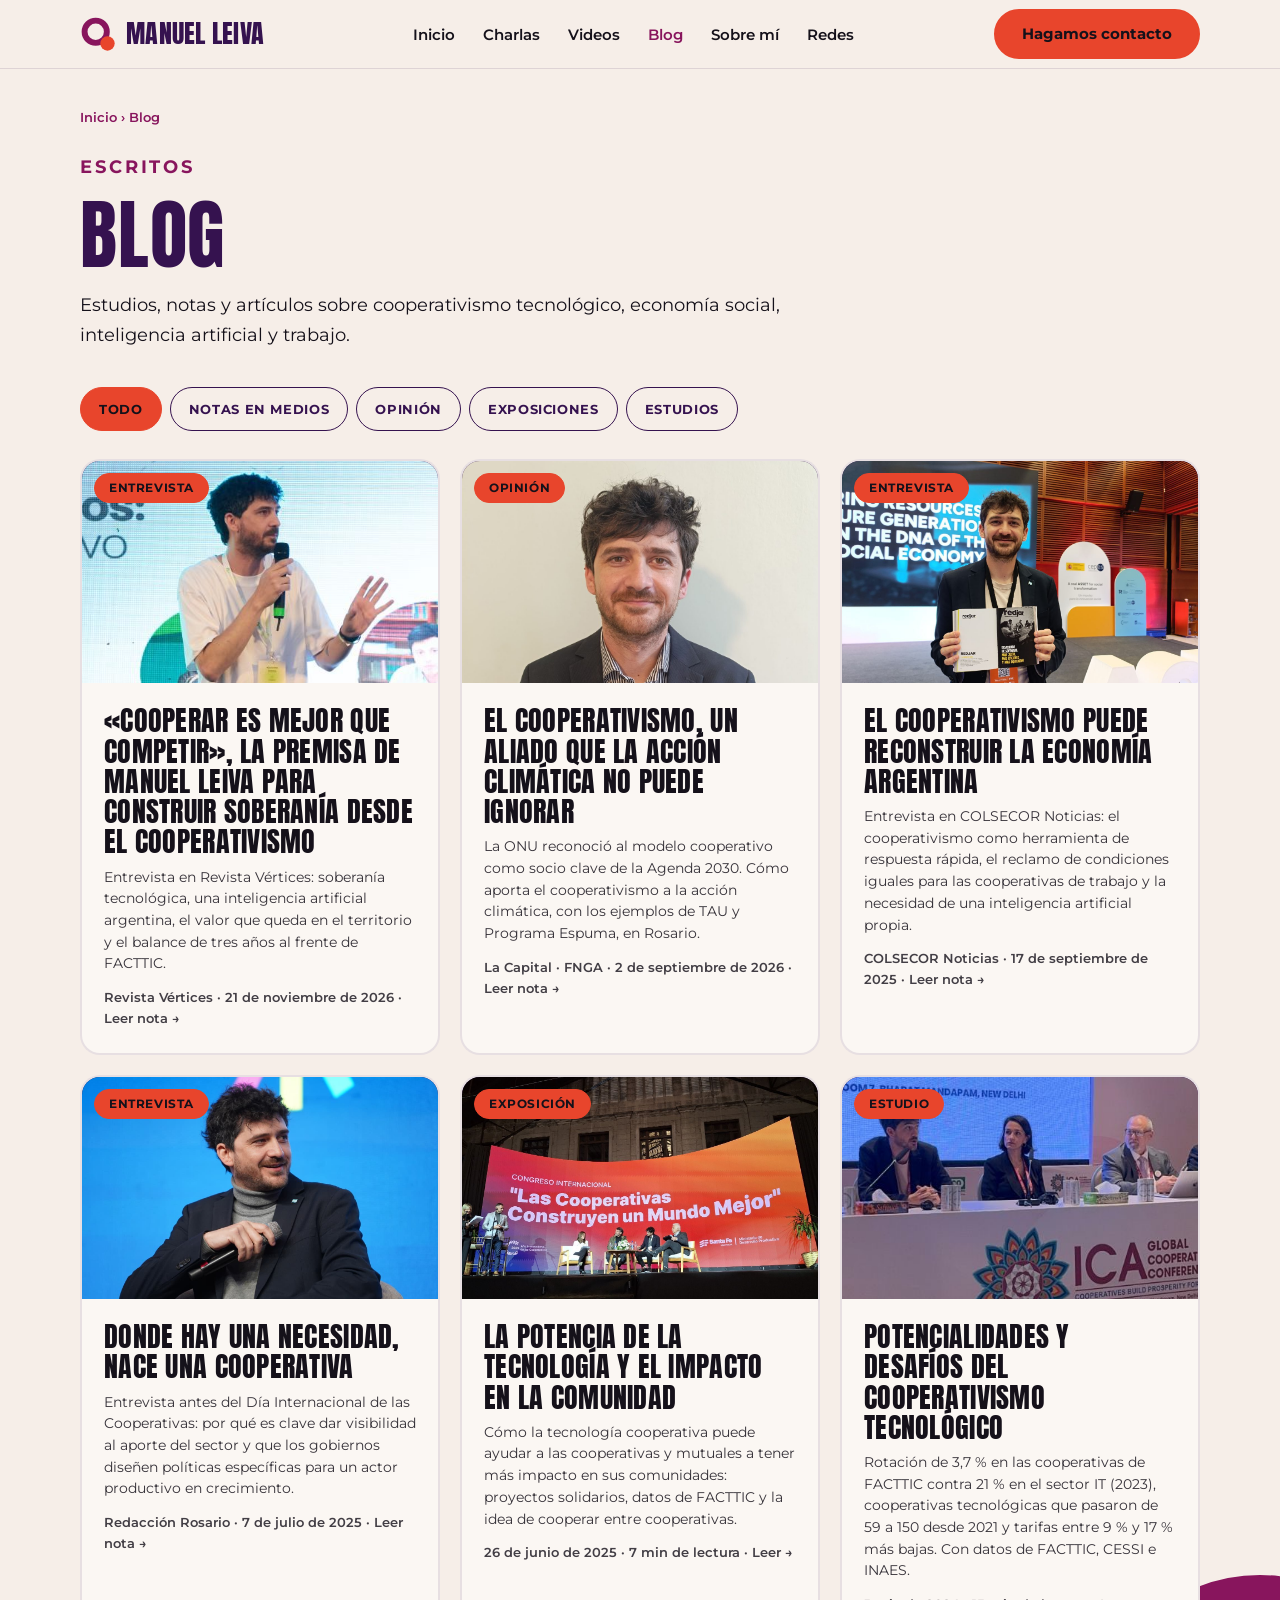
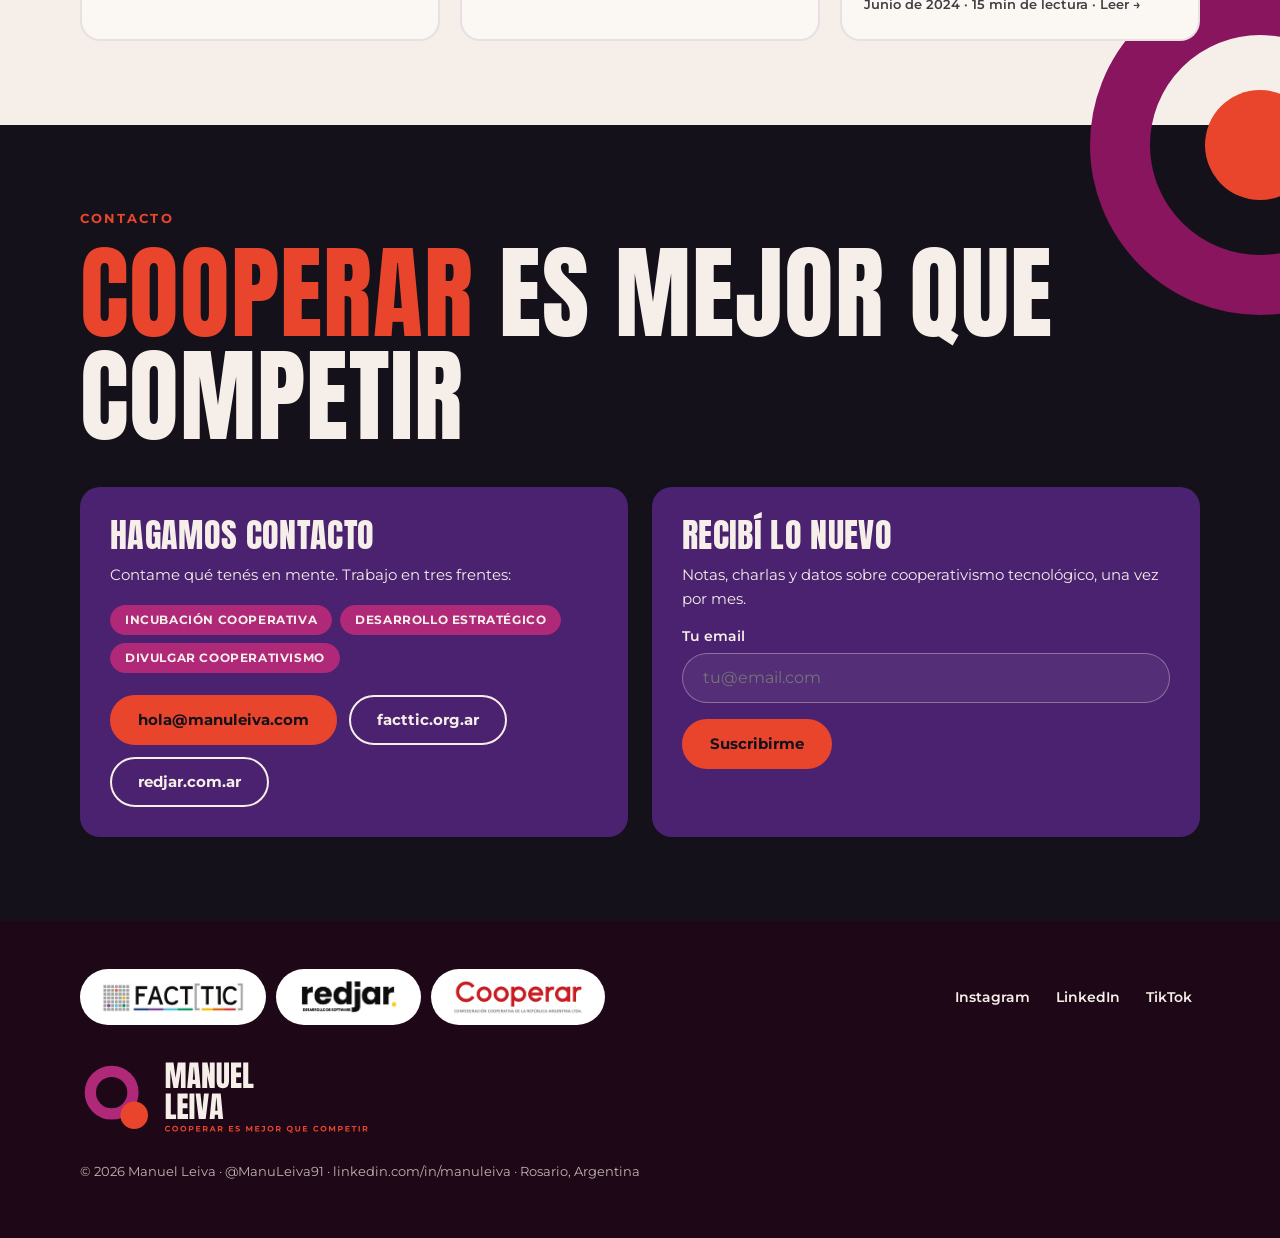
<file: blog/index.html>
<!doctype html>
<html lang="es-AR" data-base="../">
<head>
<meta charset="utf-8">
<meta name="viewport" content="width=device-width, initial-scale=1">
<title>Blog de Manuel Leiva: cooperativismo, tecnología y trabajo</title>
<meta name="description" content="Estudios, notas y artículos de Manuel Leiva, ex presidente de FACTTIC, sobre cooperativismo tecnológico, economía social, inteligencia artificial y trabajo.">
<meta name="author" content="Manuel Leiva">
<meta name="robots" content="index, follow, max-image-preview:large, max-snippet:-1, max-video-preview:-1">
<link rel="canonical" href="https://manuleiva.com/blog/">
<meta property="og:site_name" content="Manuel Leiva">
<meta property="og:locale" content="es_AR">
<meta property="og:type" content="website">
<meta property="og:url" content="https://manuleiva.com/blog/">
<meta property="og:title" content="Blog de Manuel Leiva: cooperativismo, tecnología y trabajo">
<meta property="og:description" content="Estudios, notas y artículos sobre cooperativismo tecnológico, economía social, IA y trabajo.">
<meta property="og:image" content="https://manuleiva.com/img/og/manuel-leiva-og.jpg?v=3">
<meta property="og:image:width" content="1200">
<meta property="og:image:height" content="630">
<meta property="og:image:alt" content="Manuel Leiva, ex presidente de FACTTIC y socio de Redjar.">
<meta name="twitter:card" content="summary_large_image">
<meta name="twitter:title" content="Blog de Manuel Leiva">
<meta name="twitter:description" content="Estudios, notas y artículos sobre cooperativismo tecnológico, economía social, IA y trabajo.">
<meta name="twitter:image" content="https://manuleiva.com/img/og/manuel-leiva-og.jpg?v=3">
<meta name="theme-color" content="#1E0716">
<script type="application/ld+json">
{
  "@context": "https://schema.org",
  "@graph": [
    {
      "@type": "CollectionPage",
      "@id": "https://manuleiva.com/blog/",
      "url": "https://manuleiva.com/blog/",
      "name": "Blog de Manuel Leiva",
      "description": "Estudios, notas y artículos sobre cooperativismo tecnológico, economía social, inteligencia artificial y trabajo.",
      "inLanguage": "es-AR",
      "isPartOf": { "@id": "https://manuleiva.com/#website" },
      "about": { "@id": "https://manuleiva.com/#persona" }
    },
    {
      "@type": "BreadcrumbList",
      "itemListElement": [
        { "@type": "ListItem", "position": 1, "name": "Inicio", "item": "https://manuleiva.com/" },
        { "@type": "ListItem", "position": 2, "name": "Blog" }
      ]
    }
  ]
}
</script>
<link rel="preconnect" href="https://fonts.googleapis.com">
<link rel="preconnect" href="https://fonts.gstatic.com" crossorigin>
<link rel="stylesheet" href="https://fonts.googleapis.com/css2?family=Anton&family=Montserrat:ital,wght@0,400;0,500;0,600;0,700;1,500&display=swap">
<link rel="icon" href="../img/logo/favicon.svg" type="image/svg+xml">
<link rel="apple-touch-icon" href="../img/logo/apple-touch-icon.png">
<link rel="stylesheet" href="../css/estilos.css">
</head>
<body>
<div class="v2">
<div class="in">

<!--LAYOUT:HEADER-->
<header class="nav">
<div class="wrap">
<div class="bar">
<a class="brand d" href="../" style="display:inline-flex;align-items:center;gap:10px"><img src="../img/logo/isotipo.svg" alt="" width="36" height="36">Manuel Leiva</a>
<nav class="links" id="links" aria-label="Principal">
<a href="../" data-nav="inicio">Inicio</a>
<a href="../charlas/" data-nav="charlas">Charlas</a>
<a href="../videos/" data-nav="videos">Videos</a>
<a href="../blog/" data-nav="blog" aria-current="page">Blog</a>
<a href="../sobre-mi/" data-nav="sobre-mi">Sobre mí</a>
<a href="../#redes" data-nav="redes">Redes</a>
</nav>
<a class="btn ncta" href="#contacto">Hagamos contacto</a>
<button class="burger" id="burger" type="button" aria-label="Abrir menú" aria-expanded="false" aria-controls="links"><svg width="22" height="22" viewBox="0 0 24 24" fill="none" stroke="currentColor" stroke-width="2.4" stroke-linecap="round"><path d="M4 7h16M4 12h16M4 17h16"></path></svg></button>
</div>
</div>
</header>
<!--/LAYOUT:HEADER-->

<main>
<section class="sec light pagina-blog" id="blog">
<div class="wrap">
<nav class="migas" aria-label="Migas de pan"><a href="../">Inicio</a> › <span>Blog</span></nav>
<div class="blog-hero">
<p class="kick">Escritos</p>
<h1 class="d h2" style="color:#35124F">Blog</h1>
<p style="margin:18px 0 0">Estudios, notas y artículos sobre cooperativismo tecnológico, economía social, inteligencia artificial y trabajo.</p>
</div>
<div class="pills" id="blog-filtros" role="group" aria-label="Filtrar por tipo" style="color:#35124F;margin:0 0 28px" hidden></div>
<!-- Las tarjetas de abajo son el respaldo en HTML para buscadores; app.js las reemplaza con la lista completa de contenido.js -->
<div class="feed" id="blog-lista">
<a class="card" href="potencialidades-y-desafios-del-cooperativismo-tecnologico.html"><div class="thumb"><img loading="lazy" src="../img/eventos/ica-panel.jpg" alt="Manuel Leiva en el panel Digital and New Technologies de la Alianza Cooperativa Internacional" style="object-position:30% 55%"><span class="pill c tag">Estudio</span></div><div class="body"><h3 class="d">Potencialidades y desafíos del cooperativismo tecnológico</h3><p class="blogres">Rotación de 3,7 % en las cooperativas de FACTTIC contra 21 % en el sector IT (2023), cooperativas tecnológicas que pasaron de 59 a 150 desde 2021 y tarifas entre 9 % y 17 % más bajas. Con datos de FACTTIC, CESSI e INAES.</p><p class="by">Junio de 2024 · 15 min de lectura · Leer →</p></div></a>
<a class="card" href="la-potencia-de-la-tecnologia-y-el-impacto-en-la-comunidad.html"><div class="thumb"><img loading="lazy" src="../img/eventos/mundo-mejor.jpg" alt="Panel de cooperativas en Santa Fe" style="object-position:50% 40%"><span class="pill c tag">Exposición</span></div><div class="body"><h3 class="d">La potencia de la tecnología y el impacto en la comunidad</h3><p class="blogres">Cómo la tecnología cooperativa puede ayudar a las cooperativas y mutuales a tener más impacto en sus comunidades: proyectos solidarios, datos de FACTTIC y la idea de cooperar entre cooperativas.</p><p class="by">26 de junio de 2025 · 7 min de lectura · Leer →</p></div></a>
</div>
</div>
</section>
<!--LAYOUT:CONTACTO-->
<section class="sec ink" id="contacto">
<div class="corner" style="right:-150px;top:-150px"><i></i></div>
<div class="wrap">
<p class="kick">Contacto</p>
<h2 class="d" style="font-size:clamp(3rem,8cqi,7.5rem);max-width:1000px;line-height:1"><span style="color:#E8452C">Cooperar</span> es mejor que competir</h2>
<div class="cgrid">
<div class="box">
<h3 class="d">Hagamos contacto</h3>
<p>Contame qué tenés en mente. Trabajo en tres frentes:</p>
<div class="pills" style="margin-top:18px">
<span class="pill r">Incubación cooperativa</span>
<span class="pill r">Desarrollo estratégico</span>
<span class="pill r">Divulgar cooperativismo</span>
</div>
<div style="display:flex;flex-wrap:wrap;gap:12px;margin-top:22px">
<a class="btn" href="mailto:hola@manuleiva.com">hola@manuleiva.com</a>
<a class="btn gl" href="https://www.facttic.org.ar" target="_blank" rel="noopener">facttic.org.ar</a>
<a class="btn gl" href="https://www.redjar.com.ar" target="_blank" rel="noopener">redjar.com.ar</a>
</div>
</div>
<form class="box" id="newsletter">
<h3 class="d">Recibí lo nuevo</h3>
<p>Notas, charlas y datos sobre cooperativismo tecnológico, una vez por mes.</p>
<div class="field"><label for="v2-mail">Tu email</label><input id="v2-mail" name="email" type="email" autocomplete="email" placeholder="tu@email.com" required></div>
<div class="field" id="newsletter-captcha" hidden>
<label for="v2-captcha">Escribí el código de la imagen</label>
<div style="display:flex;align-items:center;gap:12px;flex-wrap:wrap"><img id="newsletter-captcha-img" alt="Imagen con el código de seguridad" width="181" style="height:auto;border-radius:8px;background:#fff"><button class="btn gl sm" type="button" id="newsletter-captcha-refresh">Cambiar imagen</button></div>
<input id="v2-captcha" name="captchaCode" type="text" maxlength="10" autocomplete="off">
</div>
<div style="margin-top:16px"><button class="btn" type="submit">Suscribirme</button></div>
<p class="form-msg" id="newsletter-msg" role="status"></p>
</form>
</div>
</div>
</section>
<!--/LAYOUT:CONTACTO-->
</main>

<!--LAYOUT:FOOTER-->
<footer class="footer">
<div class="wrap">
<div class="frow">
<div style="display:flex;flex-wrap:wrap;gap:10px"><a class="logo" href="https://www.facttic.org.ar" target="_blank" rel="noopener"><img src="../img/logos/facttic.png" alt="FACTTIC"></a><a class="logo" href="https://www.redjar.com.ar" target="_blank" rel="noopener"><img src="../img/logos/redjar.png" alt="Redjar" style="height:36px"></a><a class="logo" href="https://www.cooperar.coop" target="_blank" rel="noopener"><img src="../img/logos/cooperar.png" alt="Cooperar" style="height:34px"></a></div>
<nav class="flinks" aria-label="Redes"><a href="https://instagram.com/manuleiva91" target="_blank" rel="noopener">Instagram</a><a href="https://linkedin.com/in/manuleiva" target="_blank" rel="noopener">LinkedIn</a><a href="https://www.tiktok.com/@manuleiva91" target="_blank" rel="noopener">TikTok</a></nav>
</div>
<img src="../img/logo/logo-manuel-leiva-blanco.svg" alt="Manuel Leiva · Cooperar es mejor que competir" style="display:block;height:72px;width:auto;margin-top:36px">
<p style="font-size:13px;margin:28px 0 0;opacity:.75">© <span id="anio">2026</span> Manuel Leiva · @ManuLeiva91 · linkedin.com/in/manuleiva · Rosario, Argentina</p>
</div>
</footer>
<!--/LAYOUT:FOOTER-->
</div>
</div>

<script src="../js/contenido.js"></script>
<script src="../js/app.js"></script>
</body>
</html>
</file>
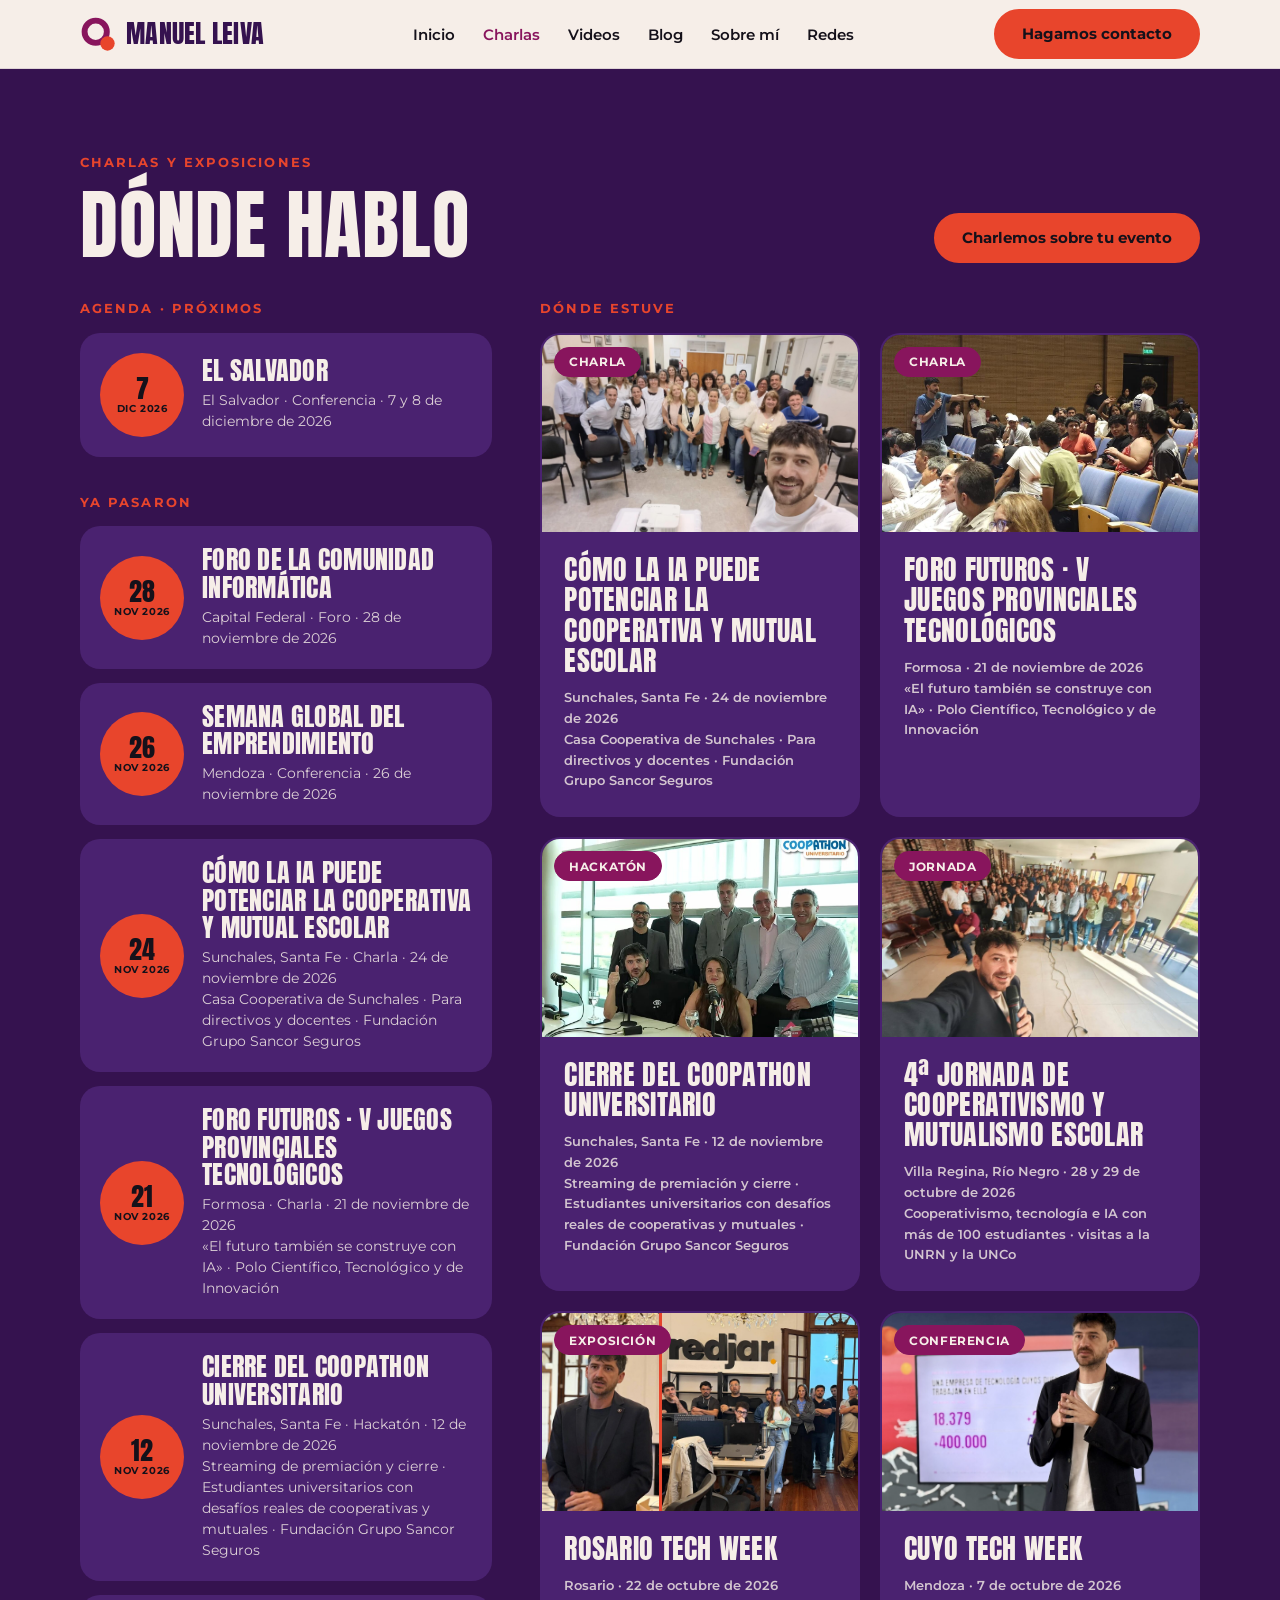
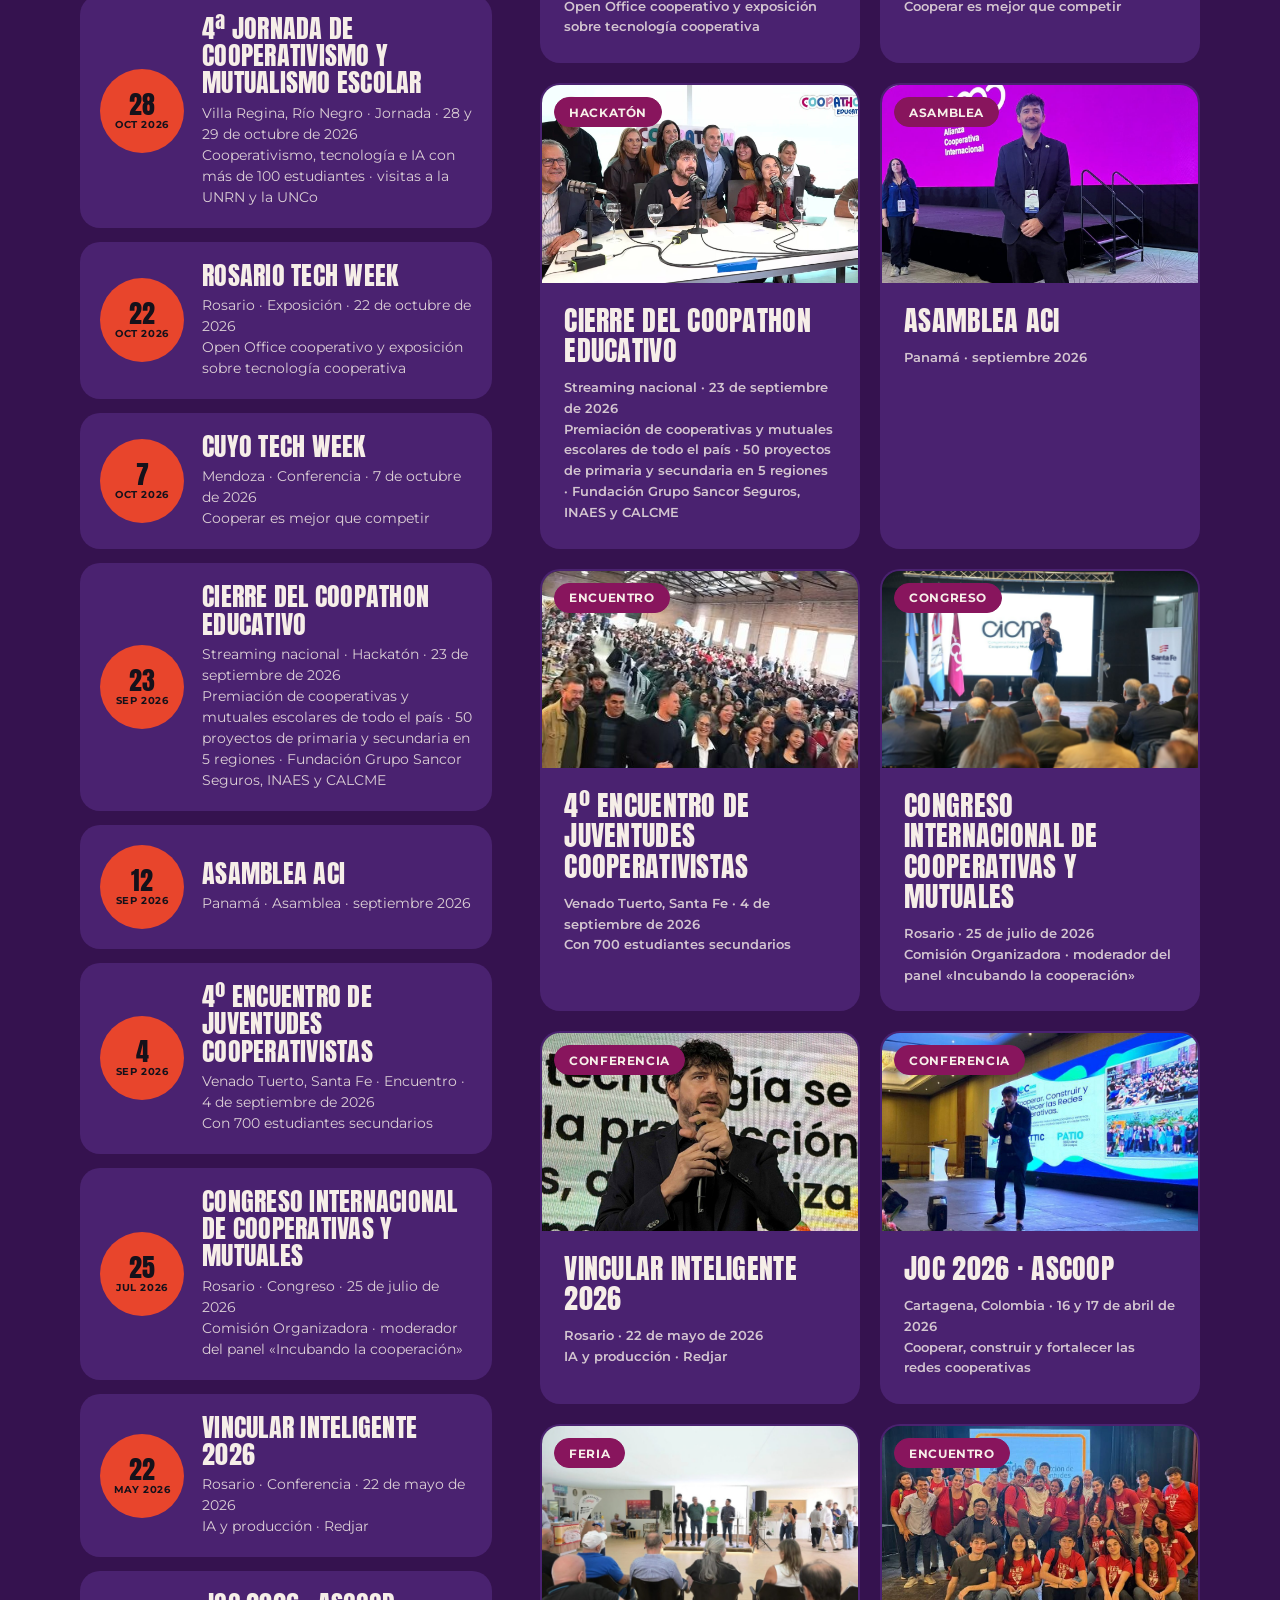
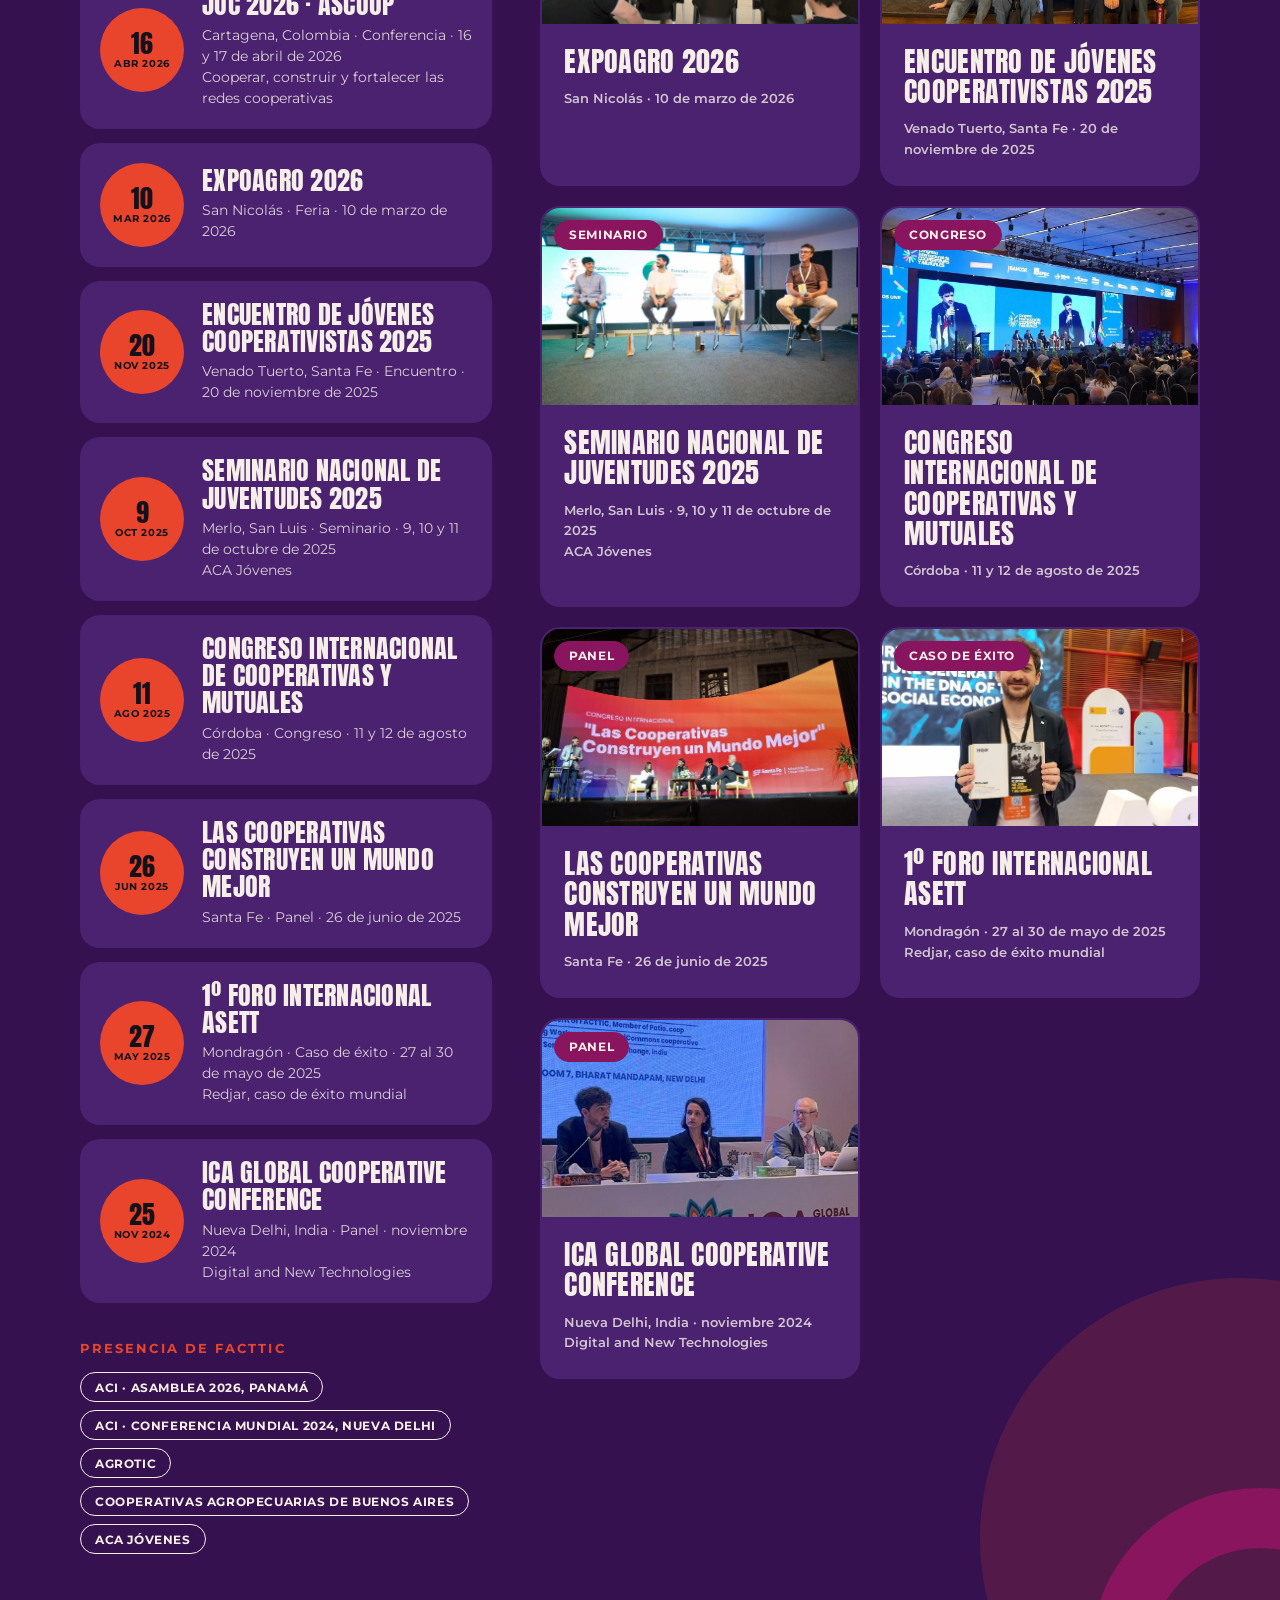
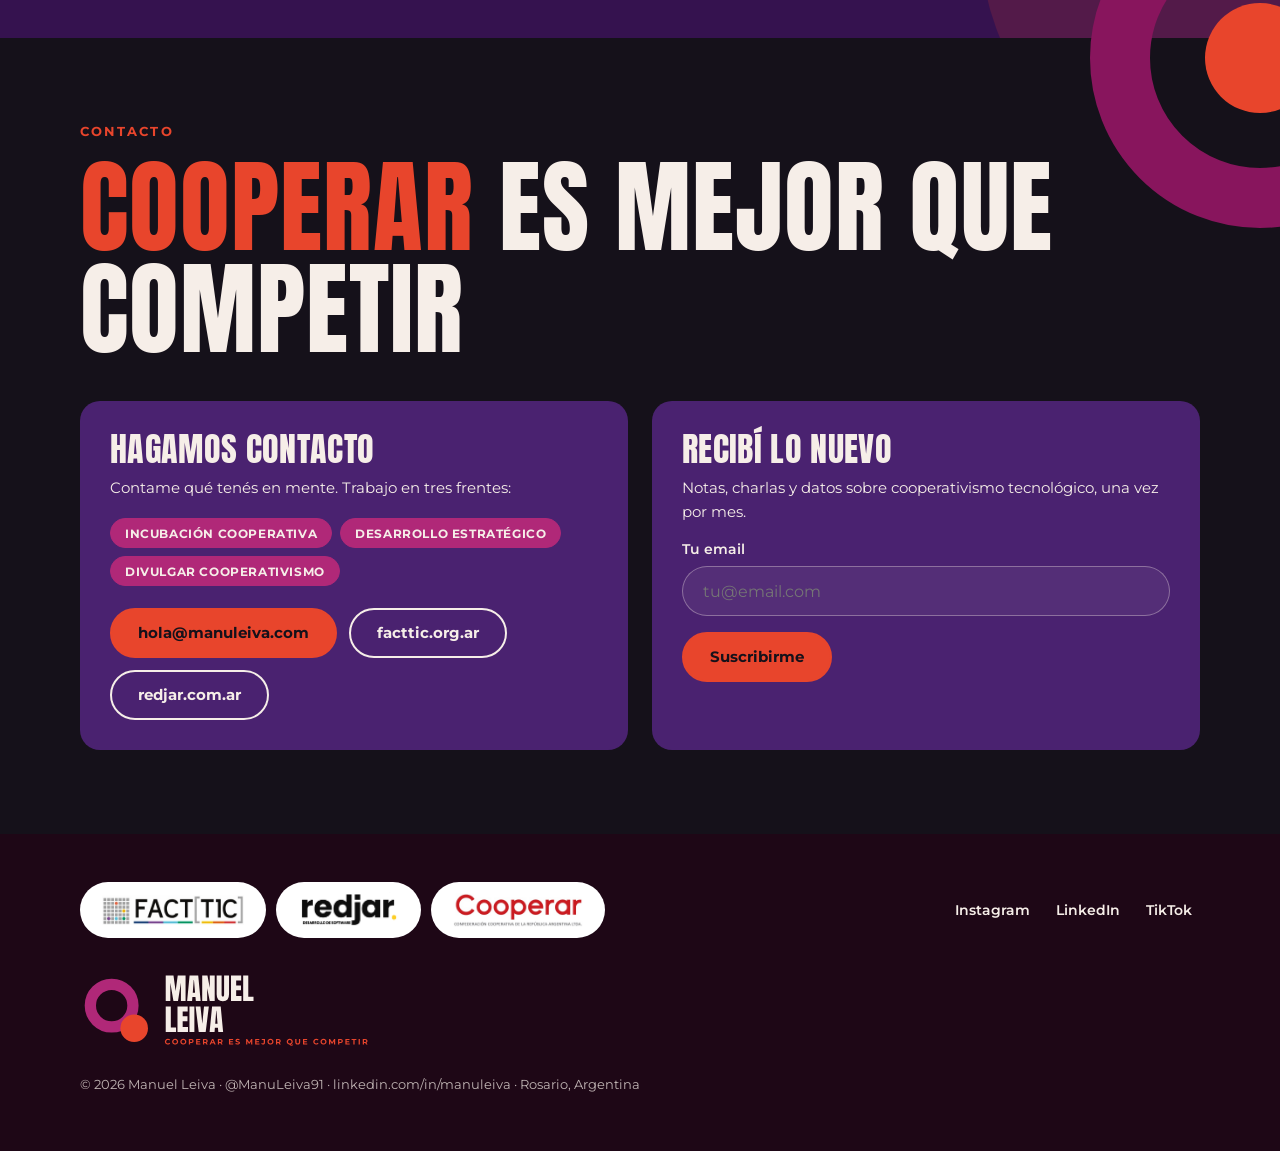
<file: charlas/index.html>
<!doctype html>
<html lang="es-AR" data-base="../">
<head>
<meta charset="utf-8">
<meta name="viewport" content="width=device-width, initial-scale=1">
<title>Charlas y conferencias de Manuel Leiva | Agenda</title>
<meta name="description" content="Agenda de charlas, congresos y paneles de Manuel Leiva sobre cooperativismo tecnológico e IA: próximos eventos y dónde estuvo en 2024, 2025 y 2026.">
<meta name="author" content="Manuel Leiva">
<meta name="robots" content="index, follow, max-image-preview:large, max-snippet:-1, max-video-preview:-1">
<link rel="canonical" href="https://manuleiva.com/charlas/">
<meta property="og:site_name" content="Manuel Leiva">
<meta property="og:locale" content="es_AR">
<meta property="og:type" content="website">
<meta property="og:url" content="https://manuleiva.com/charlas/">
<meta property="og:title" content="Charlas y conferencias de Manuel Leiva">
<meta property="og:description" content="Próximos eventos y dónde habló Manuel Leiva: congresos, paneles y encuentros sobre cooperativismo tecnológico e IA.">
<meta property="og:image" content="https://manuleiva.com/img/og/manuel-leiva-og.jpg?v=3">
<meta property="og:image:width" content="1200">
<meta property="og:image:height" content="630">
<meta property="og:image:alt" content="Manuel Leiva, ex presidente de FACTTIC y socio de Redjar.">
<meta name="twitter:card" content="summary_large_image">
<meta name="twitter:title" content="Charlas y conferencias de Manuel Leiva">
<meta name="twitter:description" content="Próximos eventos y dónde habló Manuel Leiva: congresos, paneles y encuentros sobre cooperativismo tecnológico e IA.">
<meta name="twitter:image" content="https://manuleiva.com/img/og/manuel-leiva-og.jpg?v=3">
<meta name="theme-color" content="#1E0716">
<script type="application/ld+json">
{"@context":"https://schema.org","@graph":[{"@type":"BreadcrumbList","itemListElement":[{"@type":"ListItem","position":1,"name":"Inicio","item":"https://manuleiva.com/"},{"@type":"ListItem","position":2,"name":"Charlas"}]},{"@type":"CollectionPage","@id":"https://manuleiva.com/charlas/","url":"https://manuleiva.com/charlas/","name":"Charlas","inLanguage":"es-AR","isPartOf":{"@id":"https://manuleiva.com/#website"},"about":{"@id":"https://manuleiva.com/#persona"}}]}
</script>
<link rel="dns-prefetch" href="//i.ytimg.com">
<link rel="preconnect" href="https://fonts.googleapis.com">
<link rel="preconnect" href="https://fonts.gstatic.com" crossorigin>
<link rel="stylesheet" href="https://fonts.googleapis.com/css2?family=Anton&family=Montserrat:ital,wght@0,400;0,500;0,600;0,700;1,500&display=swap">
<link rel="icon" href="../img/logo/favicon.svg" type="image/svg+xml">
<link rel="apple-touch-icon" href="../img/logo/apple-touch-icon.png">
<link rel="stylesheet" href="../css/estilos.css">
</head>
<body>
<div class="v2">
<div class="in">

<!--LAYOUT:HEADER-->
<header class="nav">
<div class="wrap">
<div class="bar">
<a class="brand d" href="../" style="display:inline-flex;align-items:center;gap:10px"><img src="../img/logo/isotipo.svg" alt="" width="36" height="36">Manuel Leiva</a>
<nav class="links" id="links" aria-label="Principal">
<a href="../" data-nav="inicio">Inicio</a>
<a href="../charlas/" data-nav="charlas" aria-current="page">Charlas</a>
<a href="../videos/" data-nav="videos">Videos</a>
<a href="../blog/" data-nav="blog">Blog</a>
<a href="../sobre-mi/" data-nav="sobre-mi">Sobre mí</a>
<a href="../#redes" data-nav="redes">Redes</a>
</nav>
<a class="btn ncta" href="#contacto">Hagamos contacto</a>
<button class="burger" id="burger" type="button" aria-label="Abrir menú" aria-expanded="false" aria-controls="links"><svg width="22" height="22" viewBox="0 0 24 24" fill="none" stroke="currentColor" stroke-width="2.4" stroke-linecap="round"><path d="M4 7h16M4 12h16M4 17h16"></path></svg></button>
</div>
</div>
</header>
<!--/LAYOUT:HEADER-->

<main>
<section class="sec violet" id="charlas">
<span class="blob" style="width:520px;height:520px;right:-220px;bottom:-160px;background:rgba(232,69,44,.16)"></span>
<div class="wrap">
<div class="head"><div><p class="kick">Charlas y exposiciones</p><h1 class="d h2">Dónde hablo</h1></div><a class="btn" href="#contacto">Charlemos sobre tu evento</a></div>
<div class="agenda-wrap">
<div>
<p class="kick">Agenda · Próximos</p>
<div class="agenda" id="agenda"></div>
<div id="agenda-pasados-box" style="margin-top:36px">
<p class="kick">Ya pasaron</p>
<div class="agenda" id="agenda-pasados"></div>
</div>
<p class="kick" style="margin-top:36px">Presencia de FACTTIC</p>
<div class="pills" id="presencia"></div>
</div>
<div>
<p class="kick">Dónde estuve</p>
<p class="swipe-hint" style="color:#F6EEE8">Deslizá para ver más →</p>
<div class="talkgrid" id="estuve"></div>
</div>
</div>
</div>
</section>

<!--LAYOUT:CONTACTO-->
<section class="sec ink" id="contacto">
<div class="corner" style="right:-150px;top:-150px"><i></i></div>
<div class="wrap">
<p class="kick">Contacto</p>
<h2 class="d" style="font-size:clamp(3rem,8cqi,7.5rem);max-width:1000px;line-height:1"><span style="color:#E8452C">Cooperar</span> es mejor que competir</h2>
<div class="cgrid">
<div class="box">
<h3 class="d">Hagamos contacto</h3>
<p>Contame qué tenés en mente. Trabajo en tres frentes:</p>
<div class="pills" style="margin-top:18px">
<span class="pill r">Incubación cooperativa</span>
<span class="pill r">Desarrollo estratégico</span>
<span class="pill r">Divulgar cooperativismo</span>
</div>
<div style="display:flex;flex-wrap:wrap;gap:12px;margin-top:22px">
<a class="btn" href="mailto:hola@manuleiva.com">hola@manuleiva.com</a>
<a class="btn gl" href="https://www.facttic.org.ar" target="_blank" rel="noopener">facttic.org.ar</a>
<a class="btn gl" href="https://www.redjar.com.ar" target="_blank" rel="noopener">redjar.com.ar</a>
</div>
</div>
<form class="box" id="newsletter">
<h3 class="d">Recibí lo nuevo</h3>
<p>Notas, charlas y datos sobre cooperativismo tecnológico, una vez por mes.</p>
<div class="field"><label for="v2-mail">Tu email</label><input id="v2-mail" name="email" type="email" autocomplete="email" placeholder="tu@email.com" required></div>
<div class="field" id="newsletter-captcha" hidden>
<label for="v2-captcha">Escribí el código de la imagen</label>
<div style="display:flex;align-items:center;gap:12px;flex-wrap:wrap"><img id="newsletter-captcha-img" alt="Imagen con el código de seguridad" width="181" style="height:auto;border-radius:8px;background:#fff"><button class="btn gl sm" type="button" id="newsletter-captcha-refresh">Cambiar imagen</button></div>
<input id="v2-captcha" name="captchaCode" type="text" maxlength="10" autocomplete="off">
</div>
<div style="margin-top:16px"><button class="btn" type="submit">Suscribirme</button></div>
<p class="form-msg" id="newsletter-msg" role="status"></p>
</form>
</div>
</div>
</section>
<!--/LAYOUT:CONTACTO-->
</main>

<!--LAYOUT:FOOTER-->
<footer class="footer">
<div class="wrap">
<div class="frow">
<div style="display:flex;flex-wrap:wrap;gap:10px"><a class="logo" href="https://www.facttic.org.ar" target="_blank" rel="noopener"><img src="../img/logos/facttic.png" alt="FACTTIC"></a><a class="logo" href="https://www.redjar.com.ar" target="_blank" rel="noopener"><img src="../img/logos/redjar.png" alt="Redjar" style="height:36px"></a><a class="logo" href="https://www.cooperar.coop" target="_blank" rel="noopener"><img src="../img/logos/cooperar.png" alt="Cooperar" style="height:34px"></a></div>
<nav class="flinks" aria-label="Redes"><a href="https://instagram.com/manuleiva91" target="_blank" rel="noopener">Instagram</a><a href="https://linkedin.com/in/manuleiva" target="_blank" rel="noopener">LinkedIn</a><a href="https://www.tiktok.com/@manuleiva91" target="_blank" rel="noopener">TikTok</a></nav>
</div>
<img src="../img/logo/logo-manuel-leiva-blanco.svg" alt="Manuel Leiva · Cooperar es mejor que competir" style="display:block;height:72px;width:auto;margin-top:36px">
<p style="font-size:13px;margin:28px 0 0;opacity:.75">© <span id="anio">2026</span> Manuel Leiva · @ManuLeiva91 · linkedin.com/in/manuleiva · Rosario, Argentina</p>
</div>
</footer>
<!--/LAYOUT:FOOTER-->
</div>
</div>

<script src="../js/contenido.js"></script>
<script src="../js/app.js"></script>
</body>
</html>
</file>
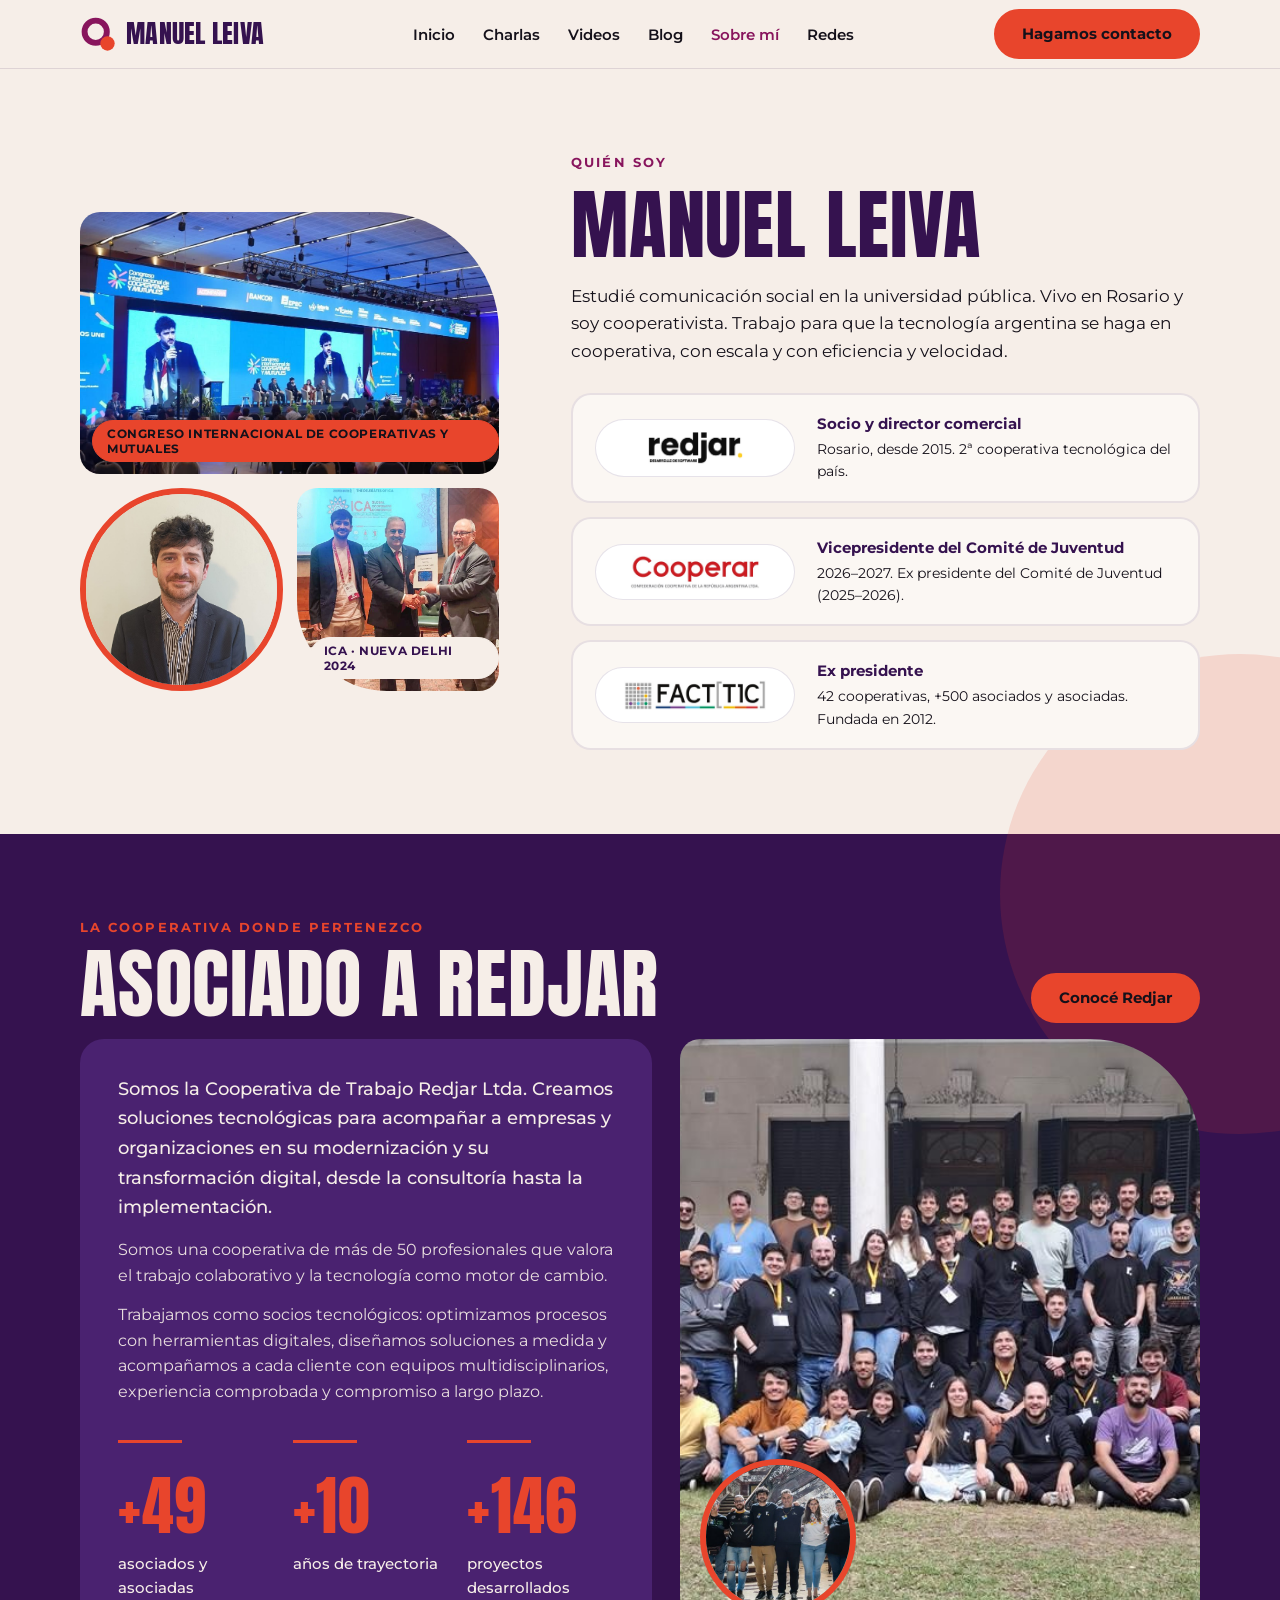
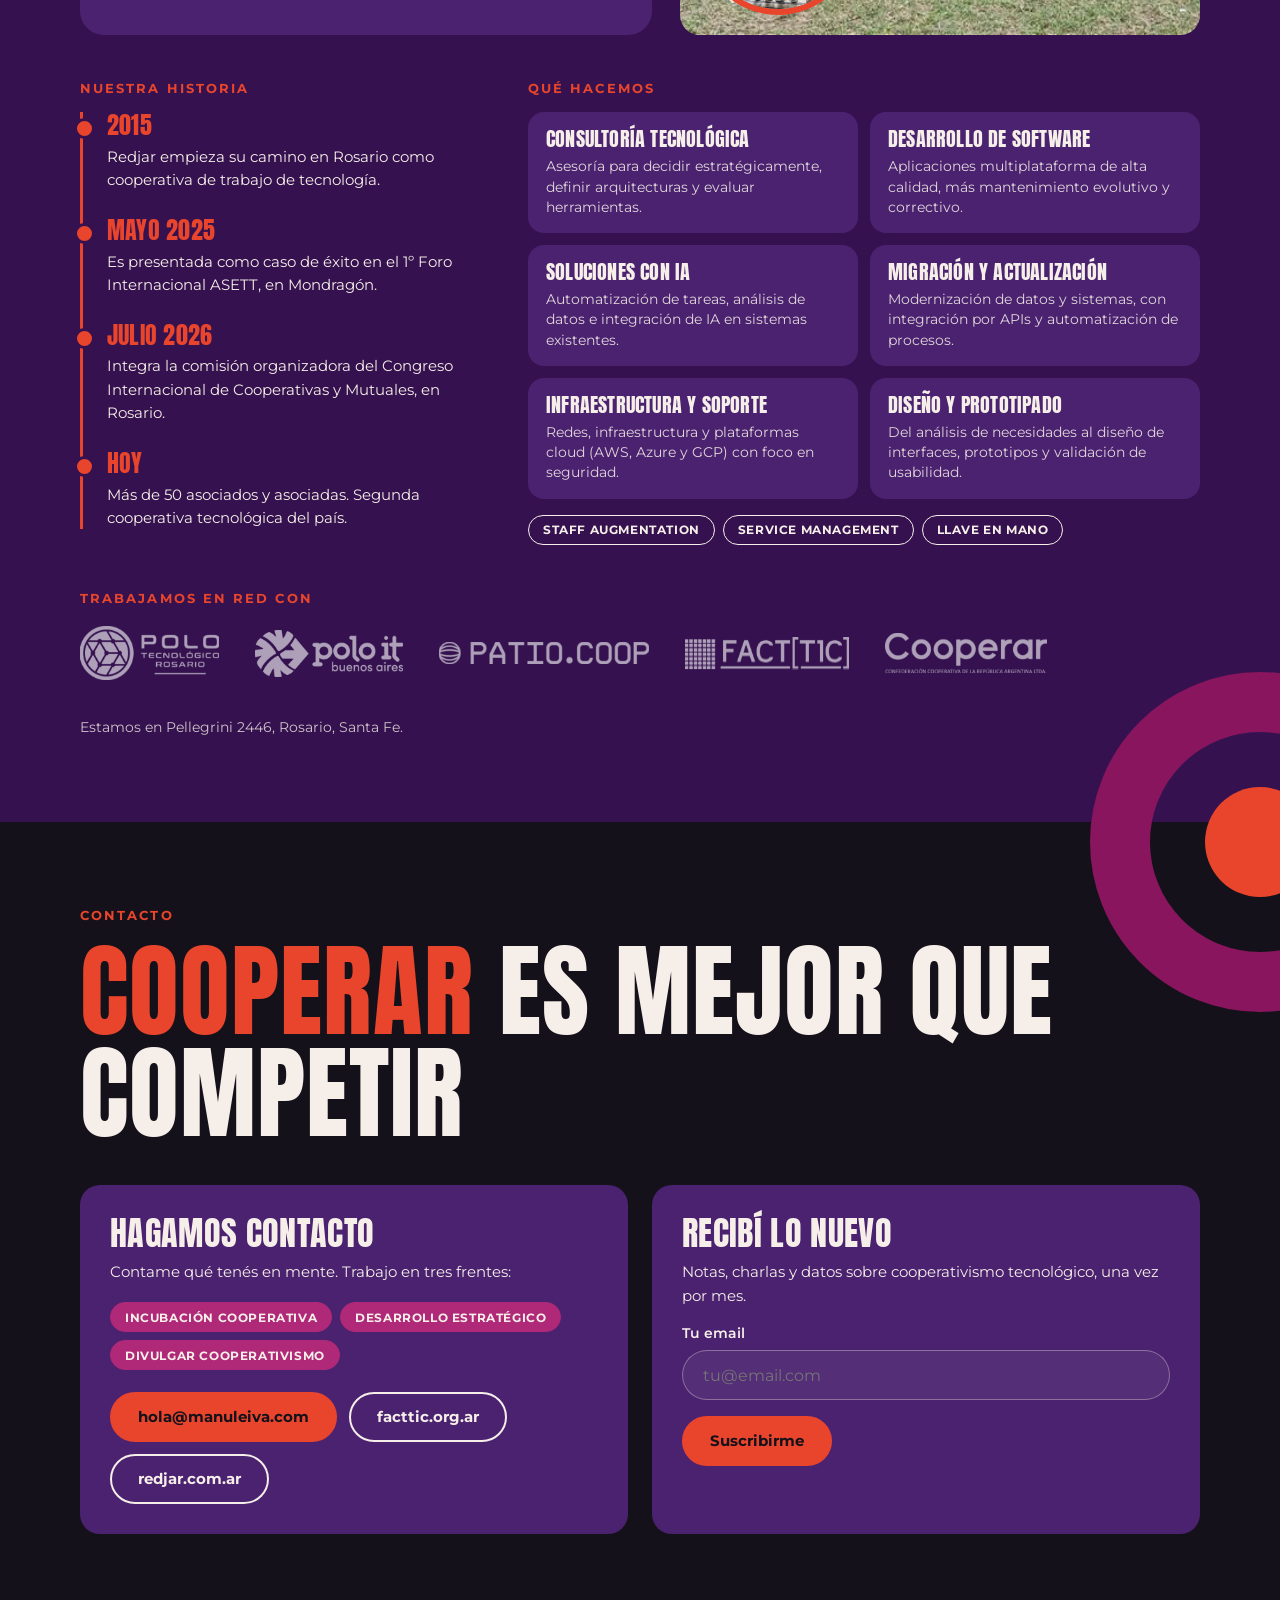
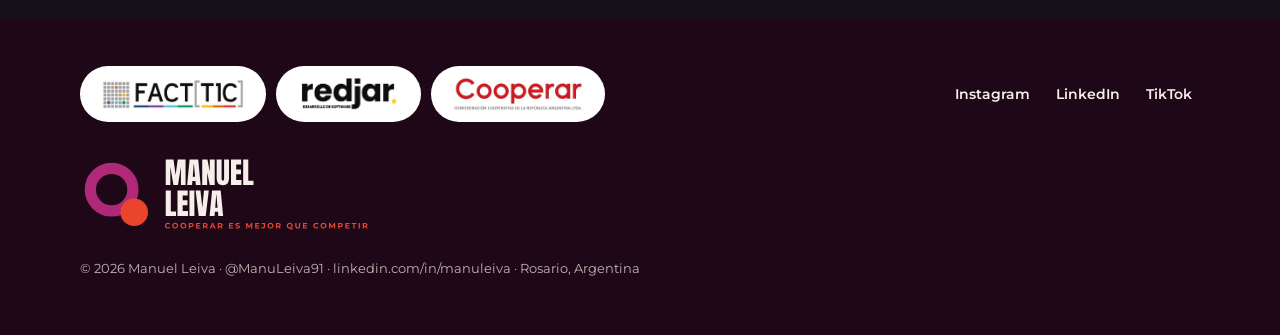
<file: sobre-mi/index.html>
<!doctype html>
<html lang="es-AR" data-base="../">
<head>
<meta charset="utf-8">
<meta name="viewport" content="width=device-width, initial-scale=1">
<title>Sobre Manuel Leiva | FACTTIC, Redjar y Cooperar</title>
<meta name="description" content="Manuel Leiva vive en Rosario, es socio de Redjar y vicepresidente del Comité de Juventud de Cooperar, y fue presidente de FACTTIC. Su recorrido y la cooperativa donde trabaja.">
<meta name="author" content="Manuel Leiva">
<meta name="robots" content="index, follow, max-image-preview:large, max-snippet:-1, max-video-preview:-1">
<link rel="canonical" href="https://manuleiva.com/sobre-mi/">
<meta property="og:site_name" content="Manuel Leiva">
<meta property="og:locale" content="es_AR">
<meta property="og:type" content="website">
<meta property="og:url" content="https://manuleiva.com/sobre-mi/">
<meta property="og:title" content="Sobre Manuel Leiva">
<meta property="og:description" content="Socio de Redjar, vicepresidente del Comité de Juventud de Cooperar y ex presidente de FACTTIC. Vive en Rosario.">
<meta property="og:image" content="https://manuleiva.com/img/og/manuel-leiva-og.jpg?v=3">
<meta property="og:image:width" content="1200">
<meta property="og:image:height" content="630">
<meta property="og:image:alt" content="Manuel Leiva, ex presidente de FACTTIC y socio de Redjar.">
<meta name="twitter:card" content="summary_large_image">
<meta name="twitter:title" content="Sobre Manuel Leiva">
<meta name="twitter:description" content="Socio de Redjar, vicepresidente del Comité de Juventud de Cooperar y ex presidente de FACTTIC. Vive en Rosario.">
<meta name="twitter:image" content="https://manuleiva.com/img/og/manuel-leiva-og.jpg?v=3">
<meta name="theme-color" content="#1E0716">
<script type="application/ld+json">
{"@context":"https://schema.org","@graph":[{"@type":"BreadcrumbList","itemListElement":[{"@type":"ListItem","position":1,"name":"Inicio","item":"https://manuleiva.com/"},{"@type":"ListItem","position":2,"name":"Sobre mí"}]},{"@type":"ProfilePage","@id":"https://manuleiva.com/sobre-mi/","url":"https://manuleiva.com/sobre-mi/","name":"Sobre mí","inLanguage":"es-AR","isPartOf":{"@id":"https://manuleiva.com/#website"},"about":{"@id":"https://manuleiva.com/#persona"},"mainEntity":{"@id":"https://manuleiva.com/#persona"}}]}
</script>
<link rel="dns-prefetch" href="//i.ytimg.com">
<link rel="preconnect" href="https://fonts.googleapis.com">
<link rel="preconnect" href="https://fonts.gstatic.com" crossorigin>
<link rel="stylesheet" href="https://fonts.googleapis.com/css2?family=Anton&family=Montserrat:ital,wght@0,400;0,500;0,600;0,700;1,500&display=swap">
<link rel="icon" href="../img/logo/favicon.svg" type="image/svg+xml">
<link rel="apple-touch-icon" href="../img/logo/apple-touch-icon.png">
<link rel="stylesheet" href="../css/estilos.css">
</head>
<body>
<div class="v2">
<div class="in">

<!--LAYOUT:HEADER-->
<header class="nav">
<div class="wrap">
<div class="bar">
<a class="brand d" href="../" style="display:inline-flex;align-items:center;gap:10px"><img src="../img/logo/isotipo.svg" alt="" width="36" height="36">Manuel Leiva</a>
<nav class="links" id="links" aria-label="Principal">
<a href="../" data-nav="inicio">Inicio</a>
<a href="../charlas/" data-nav="charlas">Charlas</a>
<a href="../videos/" data-nav="videos">Videos</a>
<a href="../blog/" data-nav="blog">Blog</a>
<a href="../sobre-mi/" data-nav="sobre-mi" aria-current="page">Sobre mí</a>
<a href="../#redes" data-nav="redes">Redes</a>
</nav>
<a class="btn ncta" href="#contacto">Hagamos contacto</a>
<button class="burger" id="burger" type="button" aria-label="Abrir menú" aria-expanded="false" aria-controls="links"><svg width="22" height="22" viewBox="0 0 24 24" fill="none" stroke="currentColor" stroke-width="2.4" stroke-linecap="round"><path d="M4 7h16M4 12h16M4 17h16"></path></svg></button>
</div>
</div>
</header>
<!--/LAYOUT:HEADER-->

<main>
<section class="sec light" id="quien">
<div class="wrap">
<div class="who">
<div class="mosaic" data-reveal>
<figure style="grid-column:span 2"><img class="m1" src="../img/eventos/congreso-pantallas.jpg" alt="Manuel Leiva en las pantallas del Congreso Internacional de Cooperativas y Mutuales"><figcaption><span class="pill c">Congreso Internacional de Cooperativas y Mutuales</span></figcaption></figure>
<img class="m2" src="../img/retrato.jpg" alt="Retrato de Manuel Leiva">
<figure><img class="m3" src="../img/eventos/ica-manifiesto.jpg" alt="Entrega del Cooperative Digital Infrastructure Manifesto en la ICA"><figcaption><span class="pill w">ICA · Nueva Delhi 2024</span></figcaption></figure>
</div>
<div data-reveal>
<p class="kick">Quién soy</p>
<h1 class="d h2" style="color:#35124F">Manuel Leiva</h1>
<p style="font-size:17px;margin:20px 0 0;max-width:640px">Estudié comunicación social en la universidad pública. Vivo en Rosario y soy cooperativista. Trabajo para que la tecnología argentina se haga en cooperativa, con escala y con eficiencia y velocidad.</p>
<div class="roles">
<div class="role"><a class="logo" href="https://www.redjar.com.ar" target="_blank" rel="noopener"><img src="../img/logos/redjar.png" alt="Redjar" style="height:36px"></a><div><b>Socio y director comercial</b><p>Rosario, desde 2015. 2ª cooperativa tecnológica del país.</p></div></div>
<div class="role"><a class="logo" href="https://www.cooperar.coop" target="_blank" rel="noopener"><img src="../img/logos/cooperar.png" alt="Cooperar, Confederación Cooperativa de la República Argentina" style="height:34px"></a><div><b>Vicepresidente del Comité de Juventud</b><p>2026–2027. Ex presidente del Comité de Juventud (2025–2026).</p></div></div>
<div class="role"><a class="logo" href="https://www.facttic.org.ar" target="_blank" rel="noopener"><img src="../img/logos/facttic.png" alt="FACTTIC"></a><div><b>Ex presidente</b><p>42 cooperativas, +500 asociados y asociadas. Fundada en 2012.</p></div></div>
</div>
</div>
</div>
</div>
</section>

<section class="sec violet" id="redjar" hidden>
<span class="blob" style="width:480px;height:480px;right:-200px;top:-180px;background:rgba(232,69,44,.14)"></span>
<div class="wrap">
<div class="head"><div><p class="kick" id="rj-kicker"></p><h2 class="d h2" id="rj-titulo"></h2></div><a class="btn" id="rj-sitio" target="_blank" rel="noopener" href="#"></a></div>
<div class="rjtop">
<div class="rjbox" data-reveal>
<p class="rjintro" id="rj-intro"></p>
<div id="rj-parrafos"></div>
<div class="rjstats" id="rj-cifras"></div>
</div>
<div class="rjfotos" data-reveal>
<img class="f1" id="rj-foto" alt="">
<img class="f2" id="rj-foto2" alt="">
</div>
</div>
<div class="rjgrid">
<div data-reveal>
<p class="kick">Nuestra historia</p>
<ol class="rjtl" id="rj-historia"></ol>
</div>
<div data-reveal>
<p class="kick">Qué hacemos</p>
<div class="rjserv" id="rj-servicios"></div>
<div class="pills" id="rj-modalidades" style="margin-top:16px"></div>
</div>
</div>
<div class="rjfoot" data-reveal>
<p class="kick">Trabajamos en red con</p>
<div class="rjred" id="rj-alianzas"></div>
</div>
<p class="rjdir" id="rj-direccion"></p>
</div>
</section>

<!--LAYOUT:CONTACTO-->
<section class="sec ink" id="contacto">
<div class="corner" style="right:-150px;top:-150px"><i></i></div>
<div class="wrap">
<p class="kick">Contacto</p>
<h2 class="d" style="font-size:clamp(3rem,8cqi,7.5rem);max-width:1000px;line-height:1"><span style="color:#E8452C">Cooperar</span> es mejor que competir</h2>
<div class="cgrid">
<div class="box">
<h3 class="d">Hagamos contacto</h3>
<p>Contame qué tenés en mente. Trabajo en tres frentes:</p>
<div class="pills" style="margin-top:18px">
<span class="pill r">Incubación cooperativa</span>
<span class="pill r">Desarrollo estratégico</span>
<span class="pill r">Divulgar cooperativismo</span>
</div>
<div style="display:flex;flex-wrap:wrap;gap:12px;margin-top:22px">
<a class="btn" href="mailto:hola@manuleiva.com">hola@manuleiva.com</a>
<a class="btn gl" href="https://www.facttic.org.ar" target="_blank" rel="noopener">facttic.org.ar</a>
<a class="btn gl" href="https://www.redjar.com.ar" target="_blank" rel="noopener">redjar.com.ar</a>
</div>
</div>
<form class="box" id="newsletter">
<h3 class="d">Recibí lo nuevo</h3>
<p>Notas, charlas y datos sobre cooperativismo tecnológico, una vez por mes.</p>
<div class="field"><label for="v2-mail">Tu email</label><input id="v2-mail" name="email" type="email" autocomplete="email" placeholder="tu@email.com" required></div>
<div class="field" id="newsletter-captcha" hidden>
<label for="v2-captcha">Escribí el código de la imagen</label>
<div style="display:flex;align-items:center;gap:12px;flex-wrap:wrap"><img id="newsletter-captcha-img" alt="Imagen con el código de seguridad" width="181" style="height:auto;border-radius:8px;background:#fff"><button class="btn gl sm" type="button" id="newsletter-captcha-refresh">Cambiar imagen</button></div>
<input id="v2-captcha" name="captchaCode" type="text" maxlength="10" autocomplete="off">
</div>
<div style="margin-top:16px"><button class="btn" type="submit">Suscribirme</button></div>
<p class="form-msg" id="newsletter-msg" role="status"></p>
</form>
</div>
</div>
</section>
<!--/LAYOUT:CONTACTO-->
</main>

<!--LAYOUT:FOOTER-->
<footer class="footer">
<div class="wrap">
<div class="frow">
<div style="display:flex;flex-wrap:wrap;gap:10px"><a class="logo" href="https://www.facttic.org.ar" target="_blank" rel="noopener"><img src="../img/logos/facttic.png" alt="FACTTIC"></a><a class="logo" href="https://www.redjar.com.ar" target="_blank" rel="noopener"><img src="../img/logos/redjar.png" alt="Redjar" style="height:36px"></a><a class="logo" href="https://www.cooperar.coop" target="_blank" rel="noopener"><img src="../img/logos/cooperar.png" alt="Cooperar" style="height:34px"></a></div>
<nav class="flinks" aria-label="Redes"><a href="https://instagram.com/manuleiva91" target="_blank" rel="noopener">Instagram</a><a href="https://linkedin.com/in/manuleiva" target="_blank" rel="noopener">LinkedIn</a><a href="https://www.tiktok.com/@manuleiva91" target="_blank" rel="noopener">TikTok</a></nav>
</div>
<img src="../img/logo/logo-manuel-leiva-blanco.svg" alt="Manuel Leiva · Cooperar es mejor que competir" style="display:block;height:72px;width:auto;margin-top:36px">
<p style="font-size:13px;margin:28px 0 0;opacity:.75">© <span id="anio">2026</span> Manuel Leiva · @ManuLeiva91 · linkedin.com/in/manuleiva · Rosario, Argentina</p>
</div>
</footer>
<!--/LAYOUT:FOOTER-->
</div>
</div>

<script src="../js/contenido.js"></script>
<script src="../js/app.js"></script>
</body>
</html>
</file>
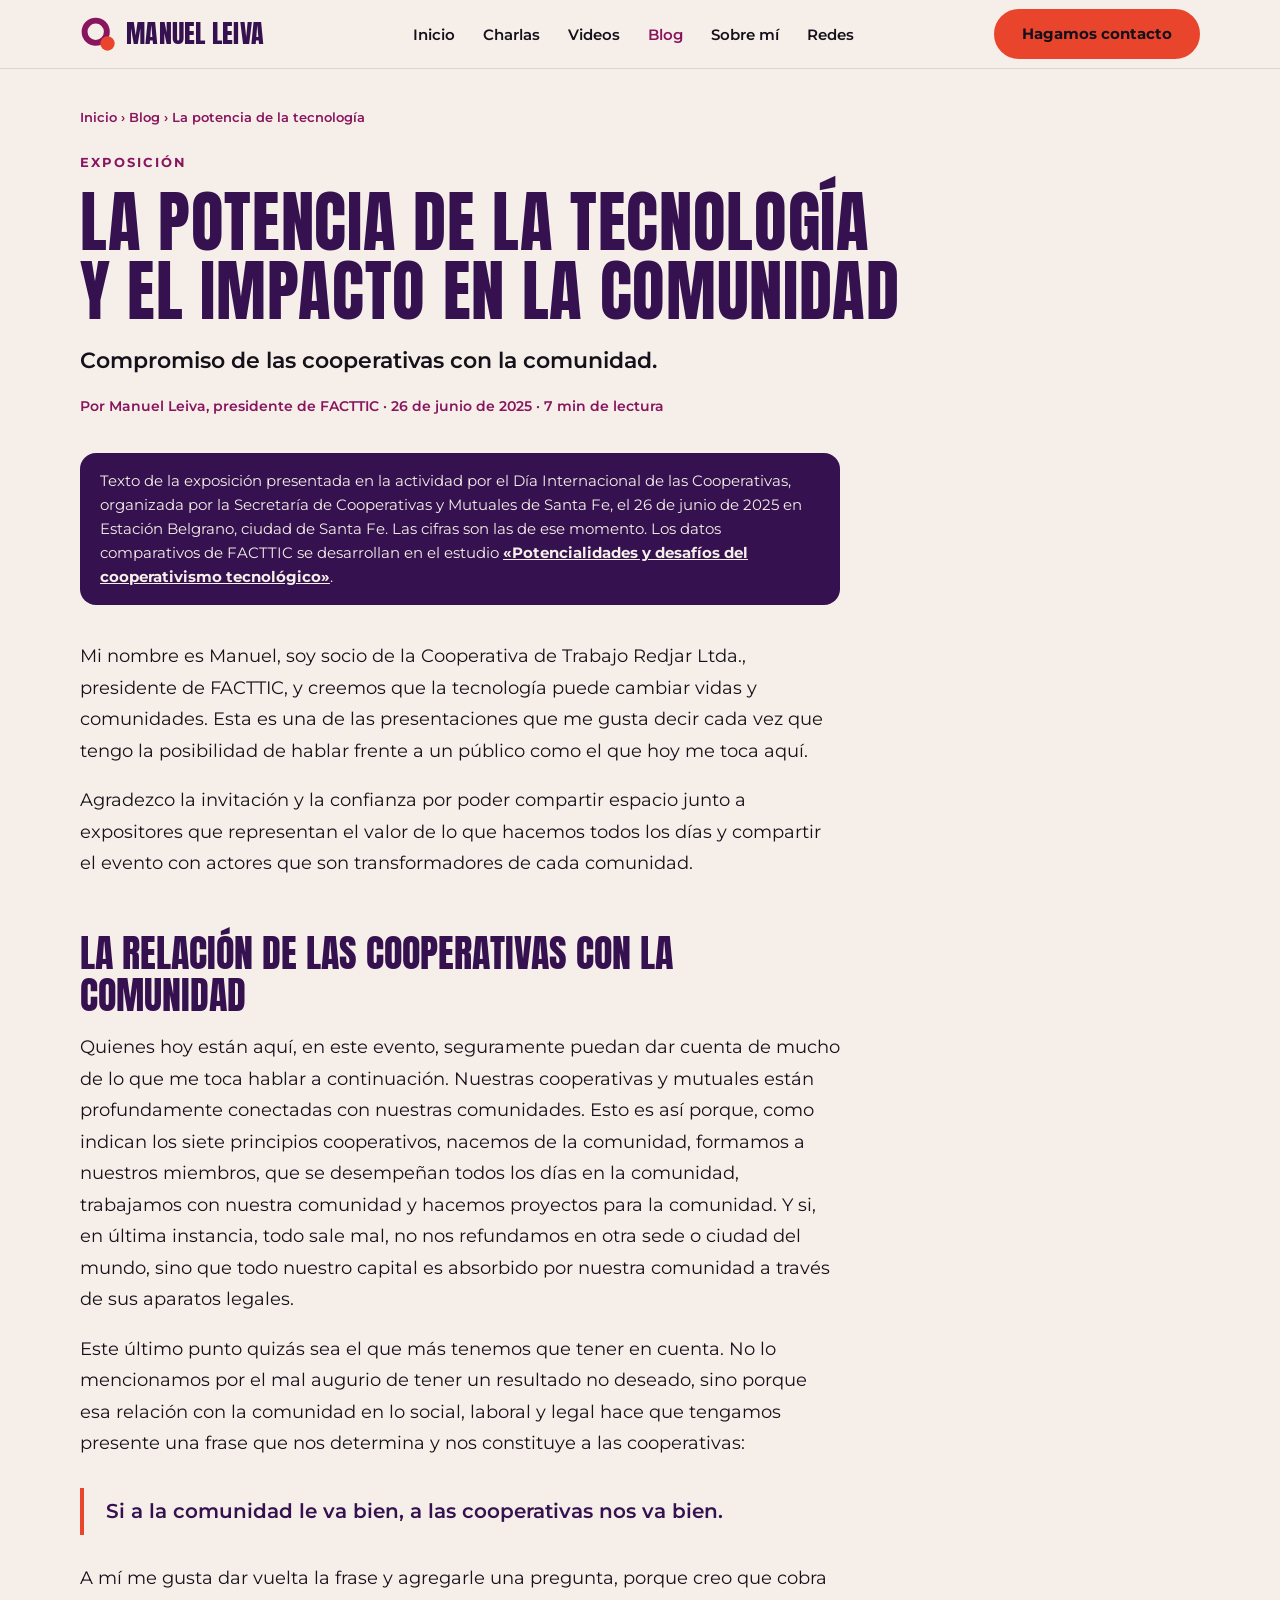
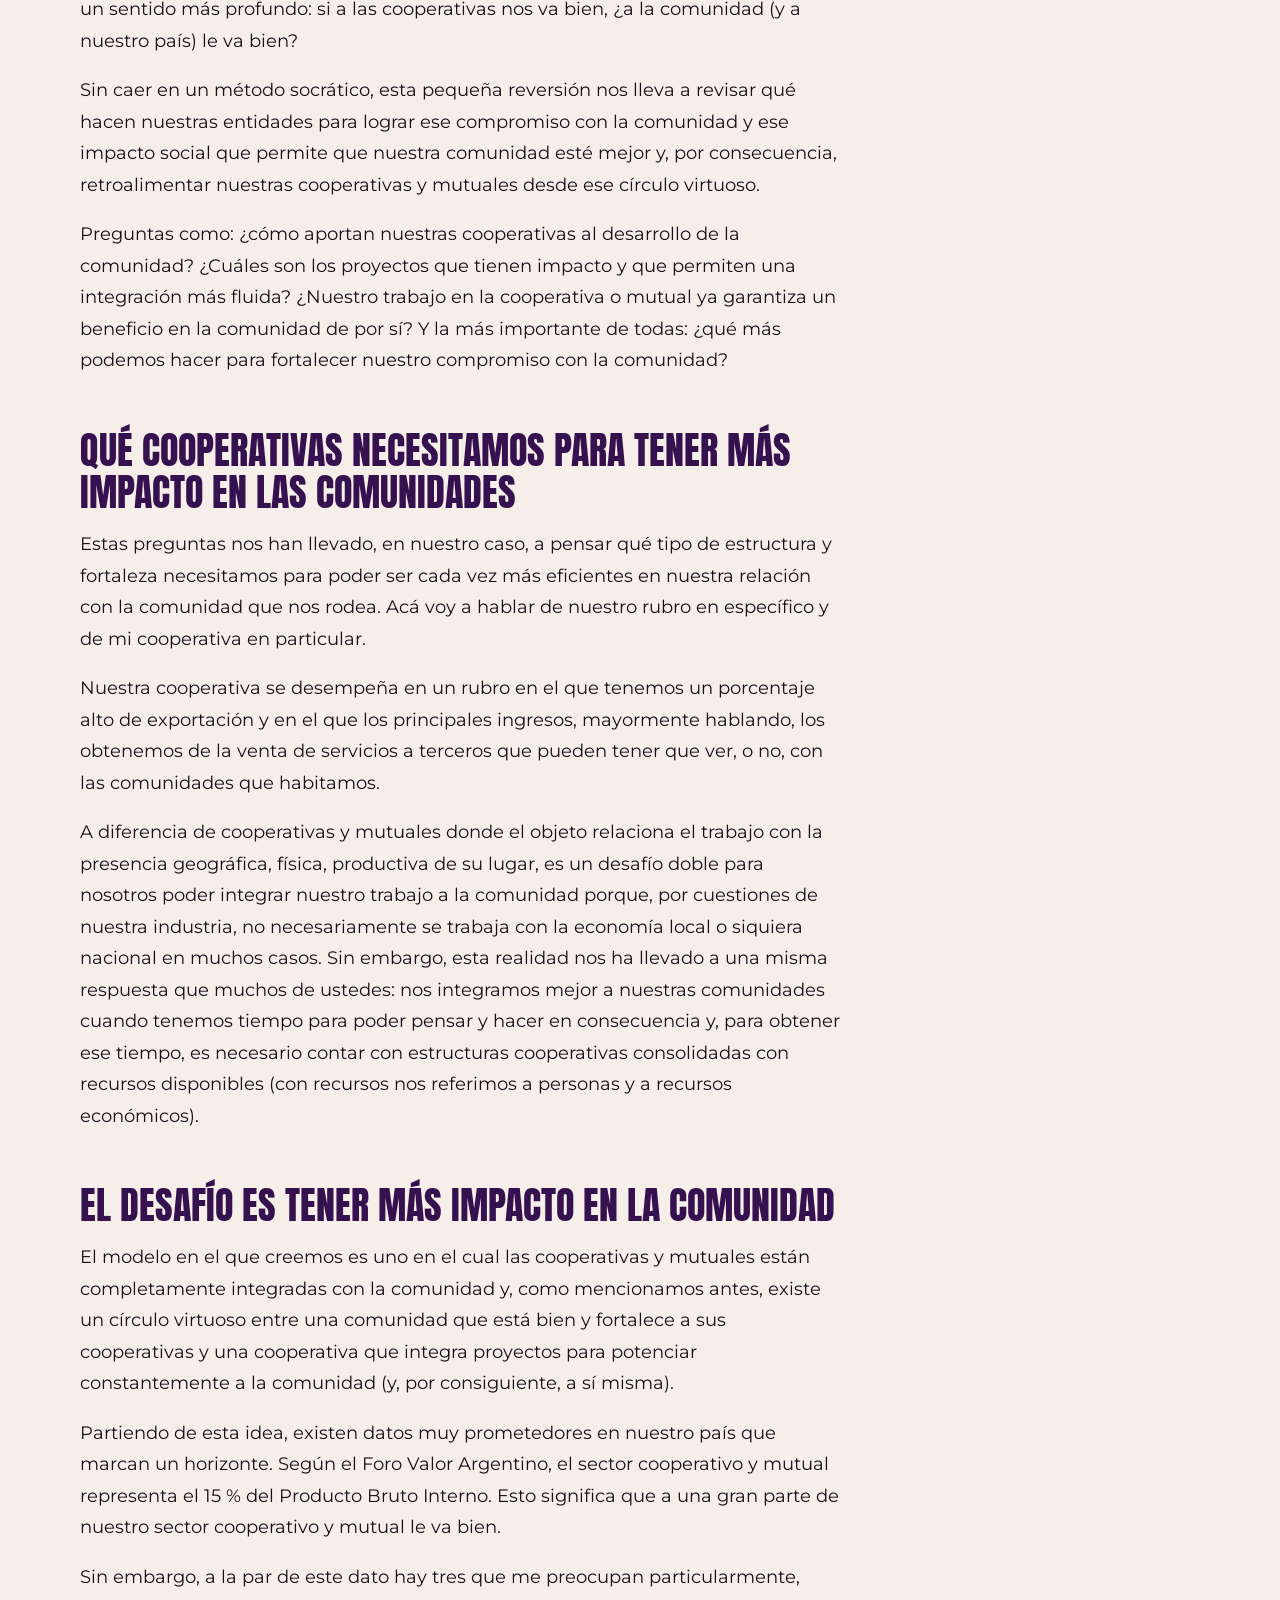
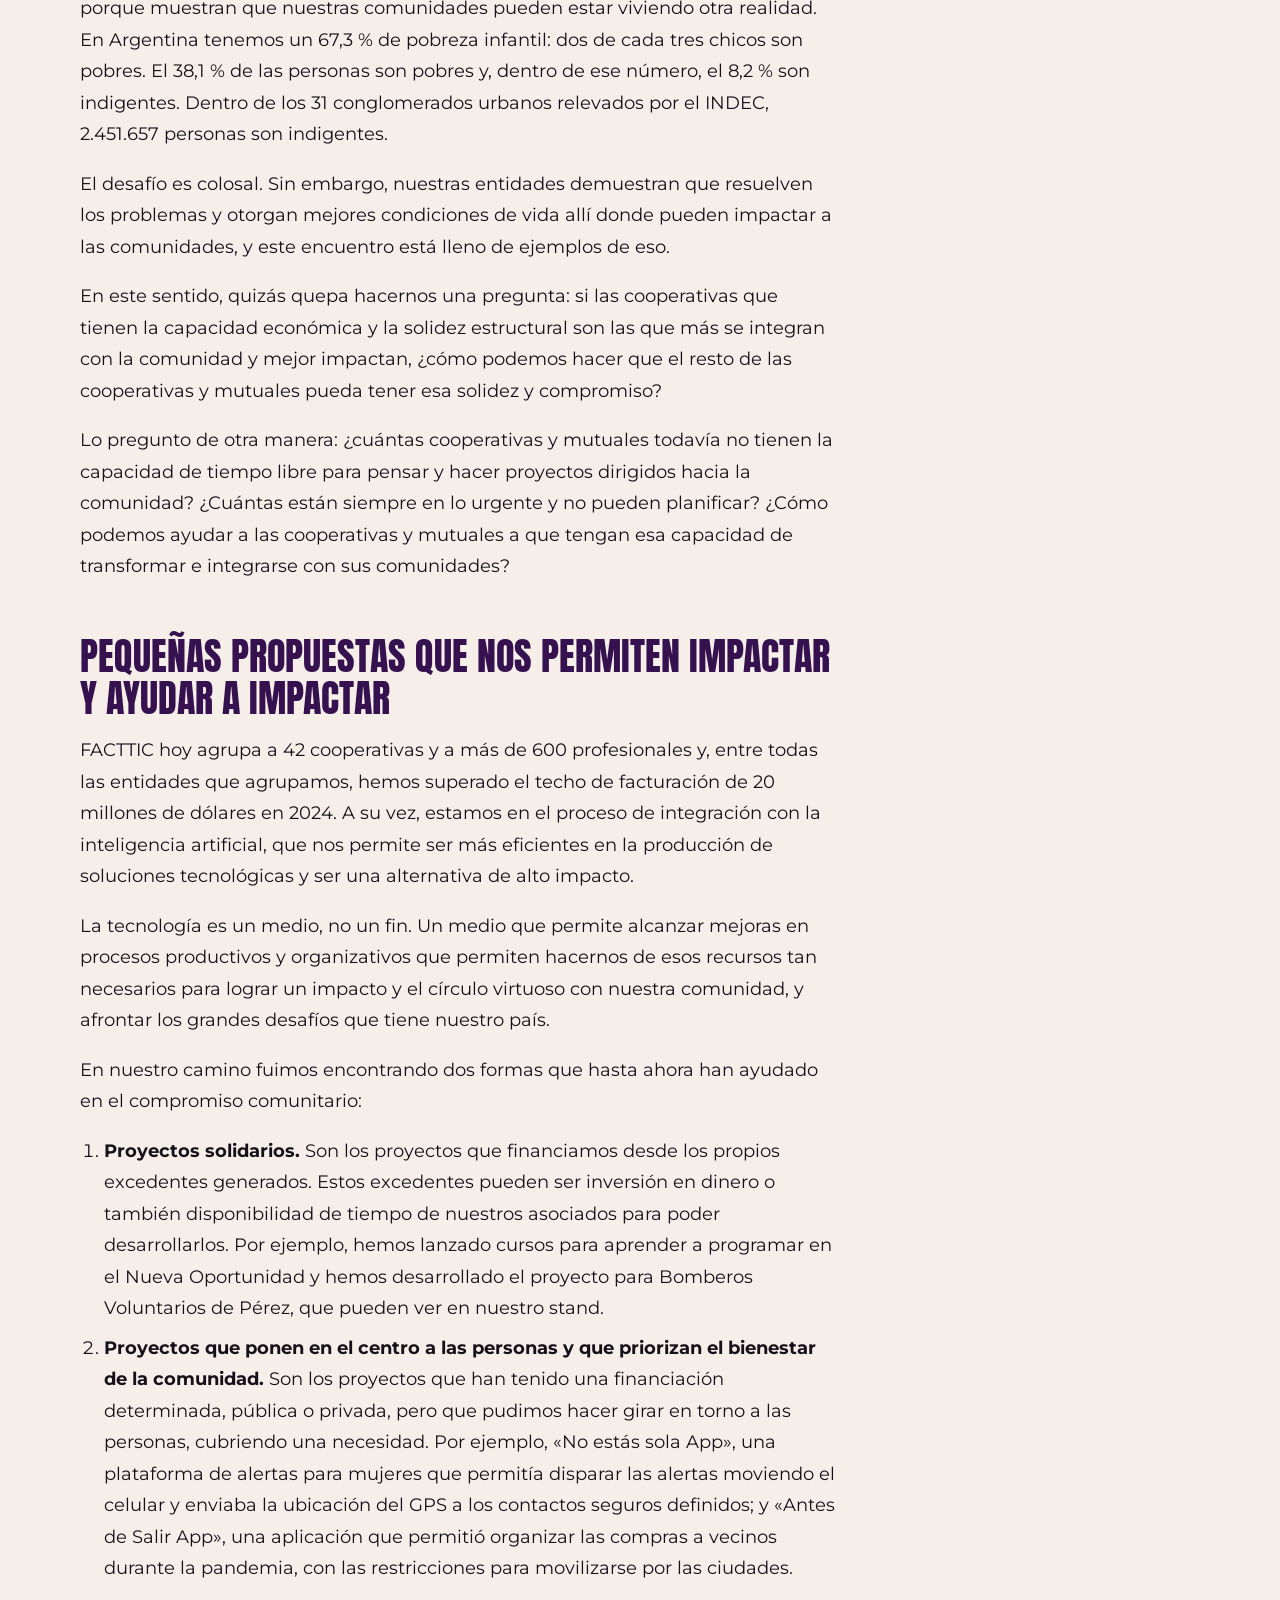
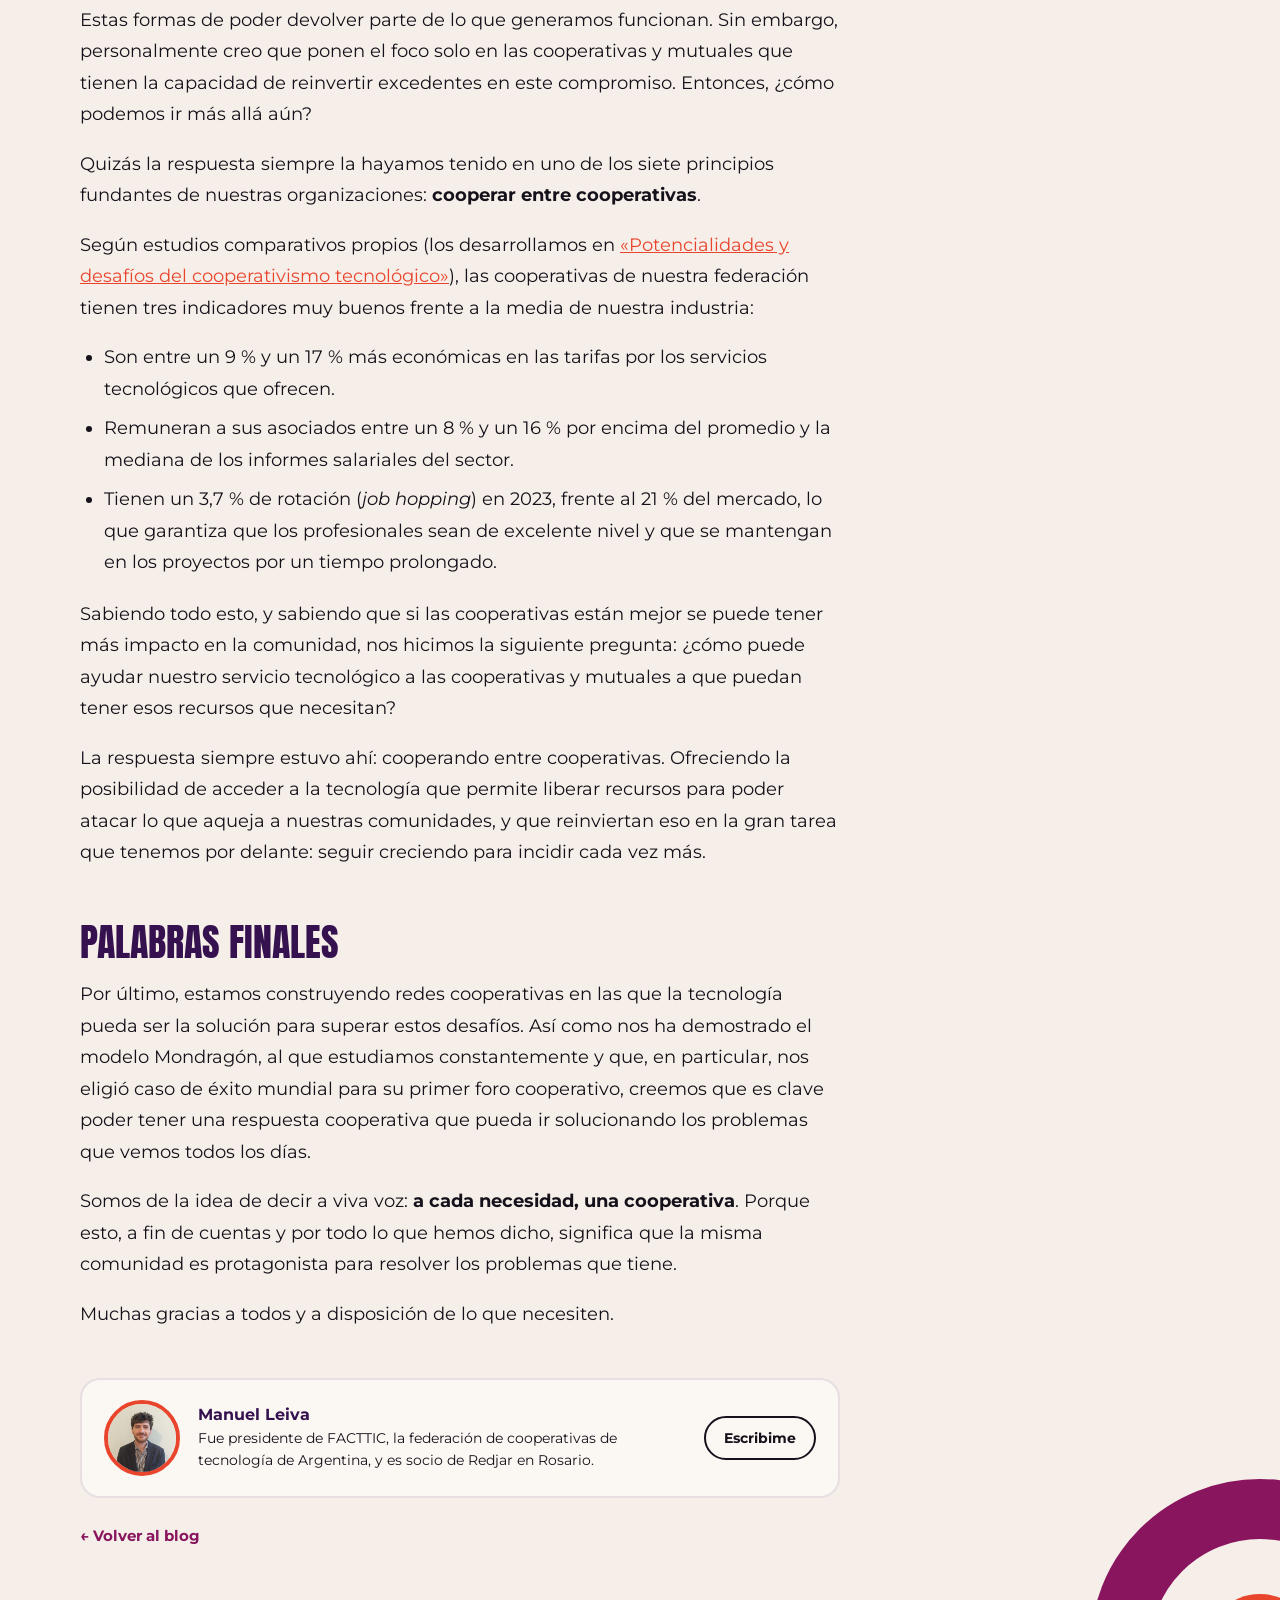
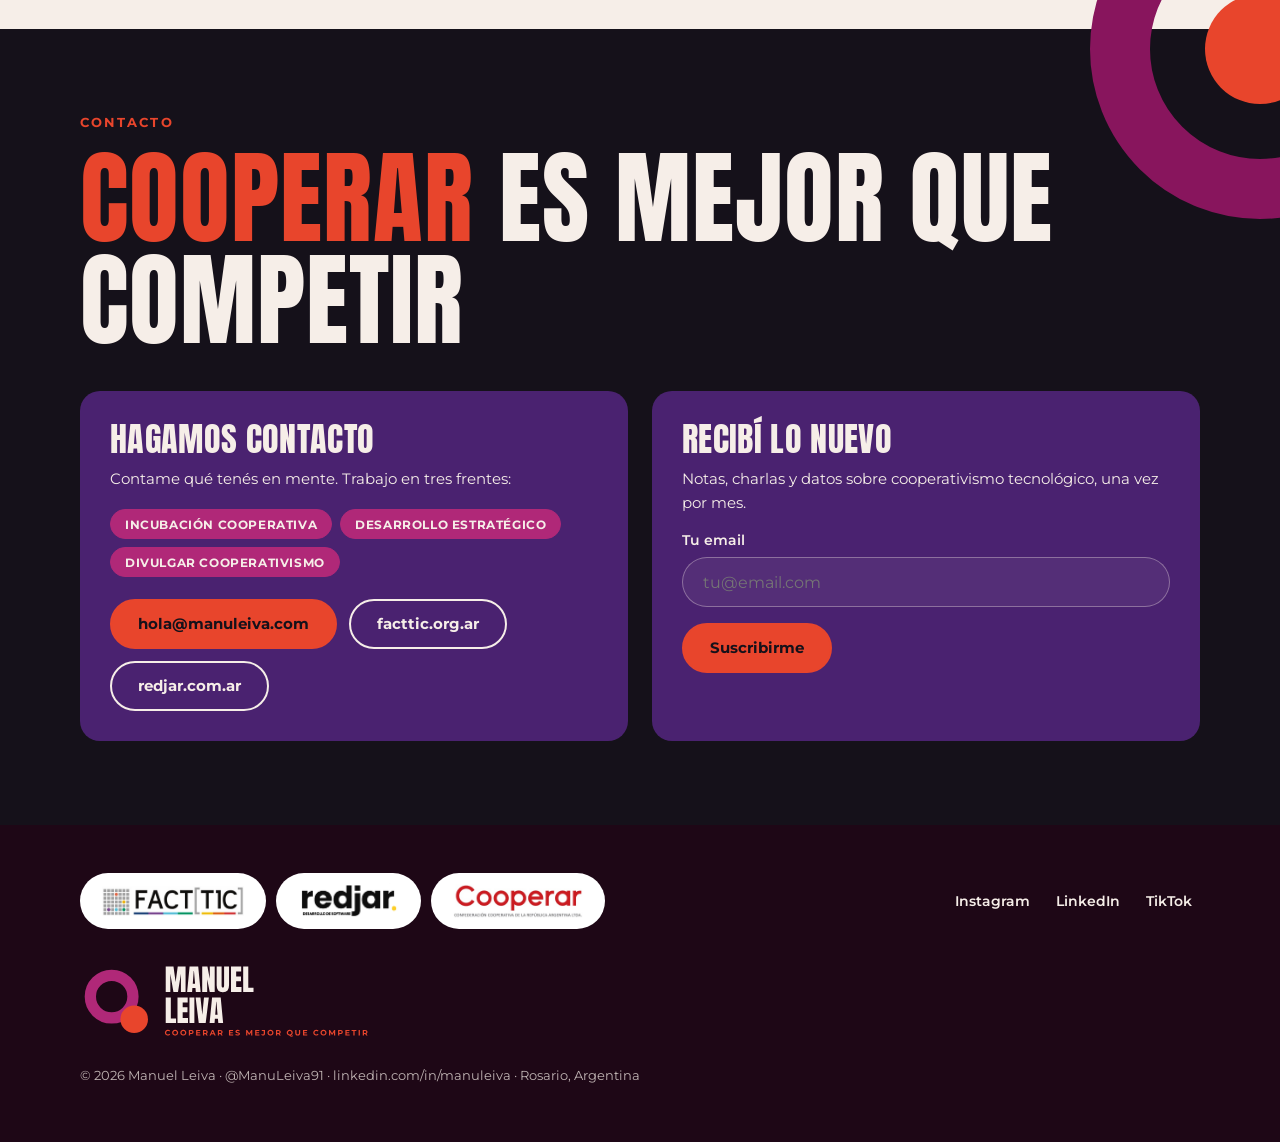
<file: blog/la-potencia-de-la-tecnologia-y-el-impacto-en-la-comunidad.html>
<!doctype html>
<html lang="es-AR" data-base="../">
<head>
<meta charset="utf-8">
<meta name="viewport" content="width=device-width, initial-scale=1">
<title>La potencia de la tecnología y el impacto en la comunidad</title>
<meta name="description" content="Exposición de Manuel Leiva por el Día Internacional de las Cooperativas 2025 en Santa Fe: cómo la tecnología cooperativa ayuda a tener más impacto en la comunidad.">
<meta name="author" content="Manuel Leiva">
<meta name="robots" content="index, follow, max-image-preview:large, max-snippet:-1, max-video-preview:-1">
<link rel="canonical" href="https://manuleiva.com/blog/la-potencia-de-la-tecnologia-y-el-impacto-en-la-comunidad.html">
<meta property="og:site_name" content="Manuel Leiva">
<meta property="og:locale" content="es_AR">
<meta property="og:type" content="article">
<meta property="og:url" content="https://manuleiva.com/blog/la-potencia-de-la-tecnologia-y-el-impacto-en-la-comunidad.html">
<meta property="og:title" content="La potencia de la tecnología y el impacto en la comunidad">
<meta property="og:description" content="Exposición de Manuel Leiva por el Día Internacional de las Cooperativas 2025 en Santa Fe: tecnología cooperativa para tener más impacto en la comunidad.">
<meta property="og:image" content="https://manuleiva.com/img/og/manuel-leiva-og.jpg?v=3">
<meta property="og:image:width" content="1200">
<meta property="og:image:height" content="630">
<meta property="og:image:alt" content="Manuel Leiva, ex presidente de FACTTIC y socio de Redjar.">
<meta property="article:published_time" content="2025-06-26">
<meta property="article:author" content="Manuel Leiva">
<meta property="article:section" content="Exposición">
<meta name="twitter:card" content="summary_large_image">
<meta name="twitter:title" content="La potencia de la tecnología y el impacto en la comunidad">
<meta name="twitter:description" content="Exposición de Manuel Leiva por el Día Internacional de las Cooperativas 2025: tecnología cooperativa para tener más impacto en la comunidad.">
<meta name="twitter:image" content="https://manuleiva.com/img/og/manuel-leiva-og.jpg?v=3">
<meta name="theme-color" content="#1E0716">
<script type="application/ld+json">
{
  "@context": "https://schema.org",
  "@graph": [
    {
      "@type": "BlogPosting",
      "@id": "https://manuleiva.com/blog/la-potencia-de-la-tecnologia-y-el-impacto-en-la-comunidad.html#articulo",
      "mainEntityOfPage": { "@type": "WebPage", "@id": "https://manuleiva.com/blog/la-potencia-de-la-tecnologia-y-el-impacto-en-la-comunidad.html" },
      "headline": "La potencia de la tecnología y el impacto en la comunidad",
      "alternativeHeadline": "Compromiso de las cooperativas con la comunidad",
      "description": "Exposición presentada en la actividad por el Día Internacional de las Cooperativas 2025, organizada por la Secretaría de Cooperativas y Mutuales de Santa Fe, sobre cómo la tecnología cooperativa ayuda a tener más impacto en la comunidad.",
      "image": "https://manuleiva.com/img/og/manuel-leiva-og.jpg?v=3",
      "datePublished": "2025-06-26",
      "dateModified": "2025-06-26",
      "inLanguage": "es-AR",
      "articleSection": "Exposición",
      "keywords": "cooperativas, compromiso con la comunidad, cooperativismo tecnológico, FACTTIC, Día Internacional de las Cooperativas",
      "author": { "@type": "Person", "@id": "https://manuleiva.com/#persona", "name": "Manuel Leiva", "url": "https://manuleiva.com/" },
      "publisher": { "@id": "https://manuleiva.com/#persona" }
    },
    {
      "@type": "BreadcrumbList",
      "itemListElement": [
        { "@type": "ListItem", "position": 1, "name": "Inicio", "item": "https://manuleiva.com/" },
        { "@type": "ListItem", "position": 2, "name": "Blog", "item": "https://manuleiva.com/blog/" },
        { "@type": "ListItem", "position": 3, "name": "La potencia de la tecnología y el impacto en la comunidad" }
      ]
    }
  ]
}
</script>
<link rel="preconnect" href="https://fonts.googleapis.com">
<link rel="preconnect" href="https://fonts.gstatic.com" crossorigin>
<link rel="stylesheet" href="https://fonts.googleapis.com/css2?family=Anton&family=Montserrat:ital,wght@0,400;0,500;0,600;0,700;1,500&display=swap">
<link rel="icon" href="../img/logo/favicon.svg" type="image/svg+xml">
<link rel="apple-touch-icon" href="../img/logo/apple-touch-icon.png">
<link rel="stylesheet" href="../css/estilos.css">
</head>
<body>
<div class="v2">
<div class="in">

<!--LAYOUT:HEADER-->
<header class="nav">
<div class="wrap">
<div class="bar">
<a class="brand d" href="../" style="display:inline-flex;align-items:center;gap:10px"><img src="../img/logo/isotipo.svg" alt="" width="36" height="36">Manuel Leiva</a>
<nav class="links" id="links" aria-label="Principal">
<a href="../" data-nav="inicio">Inicio</a>
<a href="../charlas/" data-nav="charlas">Charlas</a>
<a href="../videos/" data-nav="videos">Videos</a>
<a href="../blog/" data-nav="blog" aria-current="page">Blog</a>
<a href="../sobre-mi/" data-nav="sobre-mi">Sobre mí</a>
<a href="../#redes" data-nav="redes">Redes</a>
</nav>
<a class="btn ncta" href="#contacto">Hagamos contacto</a>
<button class="burger" id="burger" type="button" aria-label="Abrir menú" aria-expanded="false" aria-controls="links"><svg width="22" height="22" viewBox="0 0 24 24" fill="none" stroke="currentColor" stroke-width="2.4" stroke-linecap="round"><path d="M4 7h16M4 12h16M4 17h16"></path></svg></button>
</div>
</div>
</header>
<!--/LAYOUT:HEADER-->

<main>
<article class="sec light pagina-blog">
<div class="wrap">

<nav class="migas" aria-label="Migas de pan"><a href="../">Inicio</a> › <a href="./">Blog</a> › <span>La potencia de la tecnología</span></nav>

<header class="art-head">
<p class="kick">Exposición</p>
<h1 class="d art-h1">La potencia de la tecnología y el impacto en la comunidad</h1>
<p class="art-baja">Compromiso de las cooperativas con la comunidad.</p>
<p class="art-meta">Por Manuel Leiva, presidente de FACTTIC · <time datetime="2025-06-26">26 de junio de 2025</time> · 7 min de lectura</p>
</header>

<aside class="art-nota"><p>Texto de la exposición presentada en la actividad por el Día Internacional de las Cooperativas, organizada por la Secretaría de Cooperativas y Mutuales de Santa Fe, el 26 de junio de 2025 en Estación Belgrano, ciudad de Santa Fe. Las cifras son las de ese momento. Los datos comparativos de FACTTIC se desarrollan en el estudio <a href="potencialidades-y-desafios-del-cooperativismo-tecnologico.html" style="color:#F6EEE8;font-weight:700">«Potencialidades y desafíos del cooperativismo tecnológico»</a>.</p></aside>

<div class="art-cuerpo">

<p>Mi nombre es Manuel, soy socio de la Cooperativa de Trabajo Redjar Ltda., presidente de FACTTIC, y creemos que la tecnología puede cambiar vidas y comunidades. Esta es una de las presentaciones que me gusta decir cada vez que tengo la posibilidad de hablar frente a un público como el que hoy me toca aquí.</p>
<p>Agradezco la invitación y la confianza por poder compartir espacio junto a expositores que representan el valor de lo que hacemos todos los días y compartir el evento con actores que son transformadores de cada comunidad.</p>

<h2>La relación de las cooperativas con la comunidad</h2>
<p>Quienes hoy están aquí, en este evento, seguramente puedan dar cuenta de mucho de lo que me toca hablar a continuación. Nuestras cooperativas y mutuales están profundamente conectadas con nuestras comunidades. Esto es así porque, como indican los siete principios cooperativos, nacemos de la comunidad, formamos a nuestros miembros, que se desempeñan todos los días en la comunidad, trabajamos con nuestra comunidad y hacemos proyectos para la comunidad. Y si, en última instancia, todo sale mal, no nos refundamos en otra sede o ciudad del mundo, sino que todo nuestro capital es absorbido por nuestra comunidad a través de sus aparatos legales.</p>
<p>Este último punto quizás sea el que más tenemos que tener en cuenta. No lo mencionamos por el mal augurio de tener un resultado no deseado, sino porque esa relación con la comunidad en lo social, laboral y legal hace que tengamos presente una frase que nos determina y nos constituye a las cooperativas:</p>
<blockquote><p>Si a la comunidad le va bien, a las cooperativas nos va bien.</p></blockquote>
<p>A mí me gusta dar vuelta la frase y agregarle una pregunta, porque creo que cobra un sentido más profundo: si a las cooperativas nos va bien, ¿a la comunidad (y a nuestro país) le va bien?</p>
<p>Sin caer en un método socrático, esta pequeña reversión nos lleva a revisar qué hacen nuestras entidades para lograr ese compromiso con la comunidad y ese impacto social que permite que nuestra comunidad esté mejor y, por consecuencia, retroalimentar nuestras cooperativas y mutuales desde ese círculo virtuoso.</p>
<p>Preguntas como: ¿cómo aportan nuestras cooperativas al desarrollo de la comunidad? ¿Cuáles son los proyectos que tienen impacto y que permiten una integración más fluida? ¿Nuestro trabajo en la cooperativa o mutual ya garantiza un beneficio en la comunidad de por sí? Y la más importante de todas: ¿qué más podemos hacer para fortalecer nuestro compromiso con la comunidad?</p>

<h2>Qué cooperativas necesitamos para tener más impacto en las comunidades</h2>
<p>Estas preguntas nos han llevado, en nuestro caso, a pensar qué tipo de estructura y fortaleza necesitamos para poder ser cada vez más eficientes en nuestra relación con la comunidad que nos rodea. Acá voy a hablar de nuestro rubro en específico y de mi cooperativa en particular.</p>
<p>Nuestra cooperativa se desempeña en un rubro en el que tenemos un porcentaje alto de exportación y en el que los principales ingresos, mayormente hablando, los obtenemos de la venta de servicios a terceros que pueden tener que ver, o no, con las comunidades que habitamos.</p>
<p>A diferencia de cooperativas y mutuales donde el objeto relaciona el trabajo con la presencia geográfica, física, productiva de su lugar, es un desafío doble para nosotros poder integrar nuestro trabajo a la comunidad porque, por cuestiones de nuestra industria, no necesariamente se trabaja con la economía local o siquiera nacional en muchos casos. Sin embargo, esta realidad nos ha llevado a una misma respuesta que muchos de ustedes: nos integramos mejor a nuestras comunidades cuando tenemos tiempo para poder pensar y hacer en consecuencia y, para obtener ese tiempo, es necesario contar con estructuras cooperativas consolidadas con recursos disponibles (con recursos nos referimos a personas y a recursos económicos).</p>

<h2>El desafío es tener más impacto en la comunidad</h2>
<p>El modelo en el que creemos es uno en el cual las cooperativas y mutuales están completamente integradas con la comunidad y, como mencionamos antes, existe un círculo virtuoso entre una comunidad que está bien y fortalece a sus cooperativas y una cooperativa que integra proyectos para potenciar constantemente a la comunidad (y, por consiguiente, a sí misma).</p>
<p>Partiendo de esta idea, existen datos muy prometedores en nuestro país que marcan un horizonte. Según el Foro Valor Argentino, el sector cooperativo y mutual representa el 15 % del Producto Bruto Interno. Esto significa que a una gran parte de nuestro sector cooperativo y mutual le va bien.</p>
<p>Sin embargo, a la par de este dato hay tres que me preocupan particularmente, porque muestran que nuestras comunidades pueden estar viviendo otra realidad. En Argentina tenemos un 67,3 % de pobreza infantil: dos de cada tres chicos son pobres. El 38,1 % de las personas son pobres y, dentro de ese número, el 8,2 % son indigentes. Dentro de los 31 conglomerados urbanos relevados por el INDEC, 2.451.657 personas son indigentes.</p>
<p>El desafío es colosal. Sin embargo, nuestras entidades demuestran que resuelven los problemas y otorgan mejores condiciones de vida allí donde pueden impactar a las comunidades, y este encuentro está lleno de ejemplos de eso.</p>
<p>En este sentido, quizás quepa hacernos una pregunta: si las cooperativas que tienen la capacidad económica y la solidez estructural son las que más se integran con la comunidad y mejor impactan, ¿cómo podemos hacer que el resto de las cooperativas y mutuales pueda tener esa solidez y compromiso?</p>
<p>Lo pregunto de otra manera: ¿cuántas cooperativas y mutuales todavía no tienen la capacidad de tiempo libre para pensar y hacer proyectos dirigidos hacia la comunidad? ¿Cuántas están siempre en lo urgente y no pueden planificar? ¿Cómo podemos ayudar a las cooperativas y mutuales a que tengan esa capacidad de transformar e integrarse con sus comunidades?</p>

<h2>Pequeñas propuestas que nos permiten impactar y ayudar a impactar</h2>
<p>FACTTIC hoy agrupa a 42 cooperativas y a más de 600 profesionales y, entre todas las entidades que agrupamos, hemos superado el techo de facturación de 20 millones de dólares en 2024. A su vez, estamos en el proceso de integración con la inteligencia artificial, que nos permite ser más eficientes en la producción de soluciones tecnológicas y ser una alternativa de alto impacto.</p>
<p>La tecnología es un medio, no un fin. Un medio que permite alcanzar mejoras en procesos productivos y organizativos que permiten hacernos de esos recursos tan necesarios para lograr un impacto y el círculo virtuoso con nuestra comunidad, y afrontar los grandes desafíos que tiene nuestro país.</p>
<p>En nuestro camino fuimos encontrando dos formas que hasta ahora han ayudado en el compromiso comunitario:</p>
<ol>
<li><strong>Proyectos solidarios.</strong> Son los proyectos que financiamos desde los propios excedentes generados. Estos excedentes pueden ser inversión en dinero o también disponibilidad de tiempo de nuestros asociados para poder desarrollarlos. Por ejemplo, hemos lanzado cursos para aprender a programar en el Nueva Oportunidad y hemos desarrollado el proyecto para Bomberos Voluntarios de Pérez, que pueden ver en nuestro stand.</li>
<li><strong>Proyectos que ponen en el centro a las personas y que priorizan el bienestar de la comunidad.</strong> Son los proyectos que han tenido una financiación determinada, pública o privada, pero que pudimos hacer girar en torno a las personas, cubriendo una necesidad. Por ejemplo, «No estás sola App», una plataforma de alertas para mujeres que permitía disparar las alertas moviendo el celular y enviaba la ubicación del GPS a los contactos seguros definidos; y «Antes de Salir App», una aplicación que permitió organizar las compras a vecinos durante la pandemia, con las restricciones para movilizarse por las ciudades.</li>
</ol>
<p>Estas formas de poder devolver parte de lo que generamos funcionan. Sin embargo, personalmente creo que ponen el foco solo en las cooperativas y mutuales que tienen la capacidad de reinvertir excedentes en este compromiso. Entonces, ¿cómo podemos ir más allá aún?</p>
<p>Quizás la respuesta siempre la hayamos tenido en uno de los siete principios fundantes de nuestras organizaciones: <strong>cooperar entre cooperativas</strong>.</p>
<p>Según estudios comparativos propios (los desarrollamos en <a href="potencialidades-y-desafios-del-cooperativismo-tecnologico.html">«Potencialidades y desafíos del cooperativismo tecnológico»</a>), las cooperativas de nuestra federación tienen tres indicadores muy buenos frente a la media de nuestra industria:</p>
<ul>
<li>Son entre un 9 % y un 17 % más económicas en las tarifas por los servicios tecnológicos que ofrecen.</li>
<li>Remuneran a sus asociados entre un 8 % y un 16 % por encima del promedio y la mediana de los informes salariales del sector.</li>
<li>Tienen un 3,7 % de rotación (<em>job hopping</em>) en 2023, frente al 21 % del mercado, lo que garantiza que los profesionales sean de excelente nivel y que se mantengan en los proyectos por un tiempo prolongado.</li>
</ul>
<p>Sabiendo todo esto, y sabiendo que si las cooperativas están mejor se puede tener más impacto en la comunidad, nos hicimos la siguiente pregunta: ¿cómo puede ayudar nuestro servicio tecnológico a las cooperativas y mutuales a que puedan tener esos recursos que necesitan?</p>
<p>La respuesta siempre estuvo ahí: cooperando entre cooperativas. Ofreciendo la posibilidad de acceder a la tecnología que permite liberar recursos para poder atacar lo que aqueja a nuestras comunidades, y que reinviertan eso en la gran tarea que tenemos por delante: seguir creciendo para incidir cada vez más.</p>

<h2>Palabras finales</h2>
<p>Por último, estamos construyendo redes cooperativas en las que la tecnología pueda ser la solución para superar estos desafíos. Así como nos ha demostrado el modelo Mondragón, al que estudiamos constantemente y que, en particular, nos eligió caso de éxito mundial para su primer foro cooperativo, creemos que es clave poder tener una respuesta cooperativa que pueda ir solucionando los problemas que vemos todos los días.</p>
<p>Somos de la idea de decir a viva voz: <strong>a cada necesidad, una cooperativa</strong>. Porque esto, a fin de cuentas y por todo lo que hemos dicho, significa que la misma comunidad es protagonista para resolver los problemas que tiene.</p>
<p>Muchas gracias a todos y a disposición de lo que necesiten.</p>

</div>

<aside class="art-autor" aria-label="Sobre el autor">
<img src="../img/retrato.jpg" alt="Retrato de Manuel Leiva" width="76" height="76">
<div><b>Manuel Leiva</b><p>Fue presidente de FACTTIC, la federación de cooperativas de tecnología de Argentina, y es socio de Redjar en Rosario.</p></div>
<a class="btn sm gd" href="#contacto">Escribime</a>
</aside>
<a class="art-volver" href="./">← Volver al blog</a>

</div>
</article>

<!--LAYOUT:CONTACTO-->
<section class="sec ink" id="contacto">
<div class="corner" style="right:-150px;top:-150px"><i></i></div>
<div class="wrap">
<p class="kick">Contacto</p>
<h2 class="d" style="font-size:clamp(3rem,8cqi,7.5rem);max-width:1000px;line-height:1"><span style="color:#E8452C">Cooperar</span> es mejor que competir</h2>
<div class="cgrid">
<div class="box">
<h3 class="d">Hagamos contacto</h3>
<p>Contame qué tenés en mente. Trabajo en tres frentes:</p>
<div class="pills" style="margin-top:18px">
<span class="pill r">Incubación cooperativa</span>
<span class="pill r">Desarrollo estratégico</span>
<span class="pill r">Divulgar cooperativismo</span>
</div>
<div style="display:flex;flex-wrap:wrap;gap:12px;margin-top:22px">
<a class="btn" href="mailto:hola@manuleiva.com">hola@manuleiva.com</a>
<a class="btn gl" href="https://www.facttic.org.ar" target="_blank" rel="noopener">facttic.org.ar</a>
<a class="btn gl" href="https://www.redjar.com.ar" target="_blank" rel="noopener">redjar.com.ar</a>
</div>
</div>
<form class="box" id="newsletter">
<h3 class="d">Recibí lo nuevo</h3>
<p>Notas, charlas y datos sobre cooperativismo tecnológico, una vez por mes.</p>
<div class="field"><label for="v2-mail">Tu email</label><input id="v2-mail" name="email" type="email" autocomplete="email" placeholder="tu@email.com" required></div>
<div class="field" id="newsletter-captcha" hidden>
<label for="v2-captcha">Escribí el código de la imagen</label>
<div style="display:flex;align-items:center;gap:12px;flex-wrap:wrap"><img id="newsletter-captcha-img" alt="Imagen con el código de seguridad" width="181" style="height:auto;border-radius:8px;background:#fff"><button class="btn gl sm" type="button" id="newsletter-captcha-refresh">Cambiar imagen</button></div>
<input id="v2-captcha" name="captchaCode" type="text" maxlength="10" autocomplete="off">
</div>
<div style="margin-top:16px"><button class="btn" type="submit">Suscribirme</button></div>
<p class="form-msg" id="newsletter-msg" role="status"></p>
</form>
</div>
</div>
</section>
<!--/LAYOUT:CONTACTO-->
</main>

<!--LAYOUT:FOOTER-->
<footer class="footer">
<div class="wrap">
<div class="frow">
<div style="display:flex;flex-wrap:wrap;gap:10px"><a class="logo" href="https://www.facttic.org.ar" target="_blank" rel="noopener"><img src="../img/logos/facttic.png" alt="FACTTIC"></a><a class="logo" href="https://www.redjar.com.ar" target="_blank" rel="noopener"><img src="../img/logos/redjar.png" alt="Redjar" style="height:36px"></a><a class="logo" href="https://www.cooperar.coop" target="_blank" rel="noopener"><img src="../img/logos/cooperar.png" alt="Cooperar" style="height:34px"></a></div>
<nav class="flinks" aria-label="Redes"><a href="https://instagram.com/manuleiva91" target="_blank" rel="noopener">Instagram</a><a href="https://linkedin.com/in/manuleiva" target="_blank" rel="noopener">LinkedIn</a><a href="https://www.tiktok.com/@manuleiva91" target="_blank" rel="noopener">TikTok</a></nav>
</div>
<img src="../img/logo/logo-manuel-leiva-blanco.svg" alt="Manuel Leiva · Cooperar es mejor que competir" style="display:block;height:72px;width:auto;margin-top:36px">
<p style="font-size:13px;margin:28px 0 0;opacity:.75">© <span id="anio">2026</span> Manuel Leiva · @ManuLeiva91 · linkedin.com/in/manuleiva · Rosario, Argentina</p>
</div>
</footer>
<!--/LAYOUT:FOOTER-->
</div>
</div>

<script src="../js/contenido.js"></script>
<script src="../js/app.js"></script>
</body>
</html>
</file>
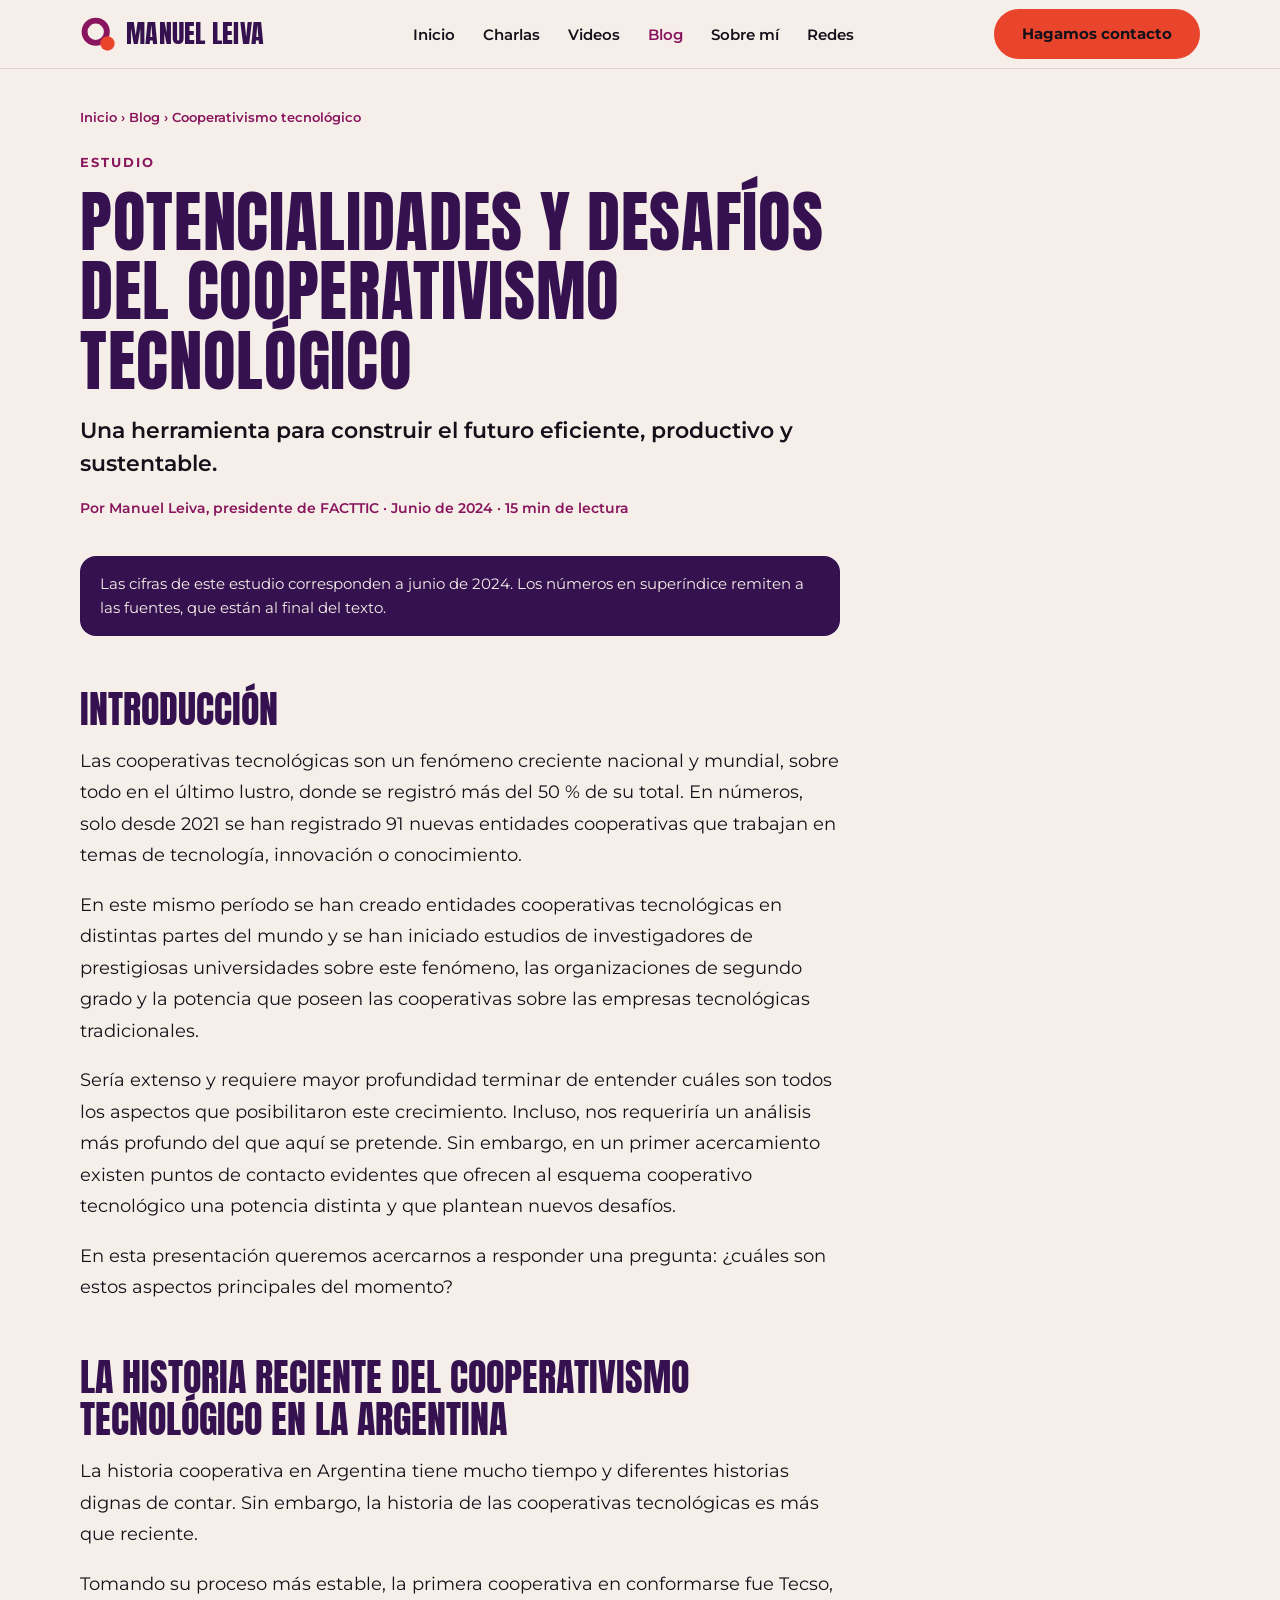
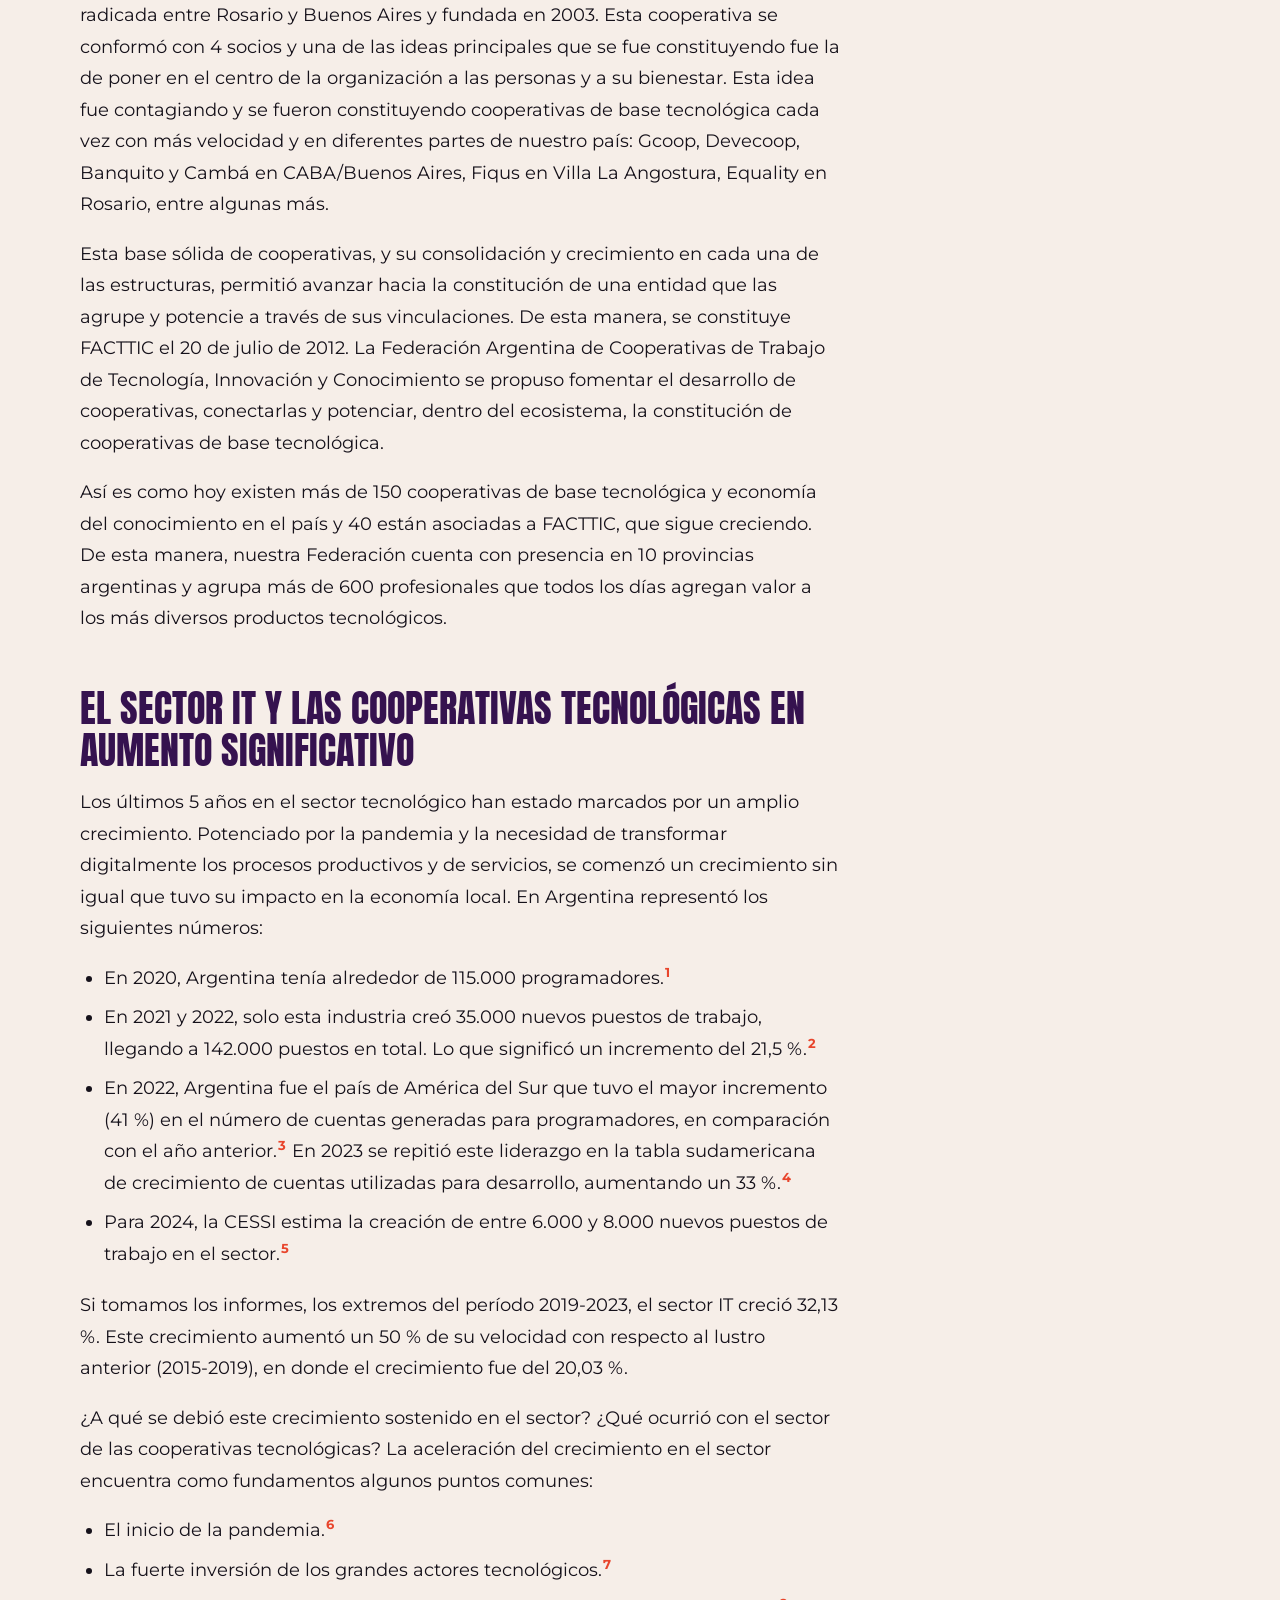
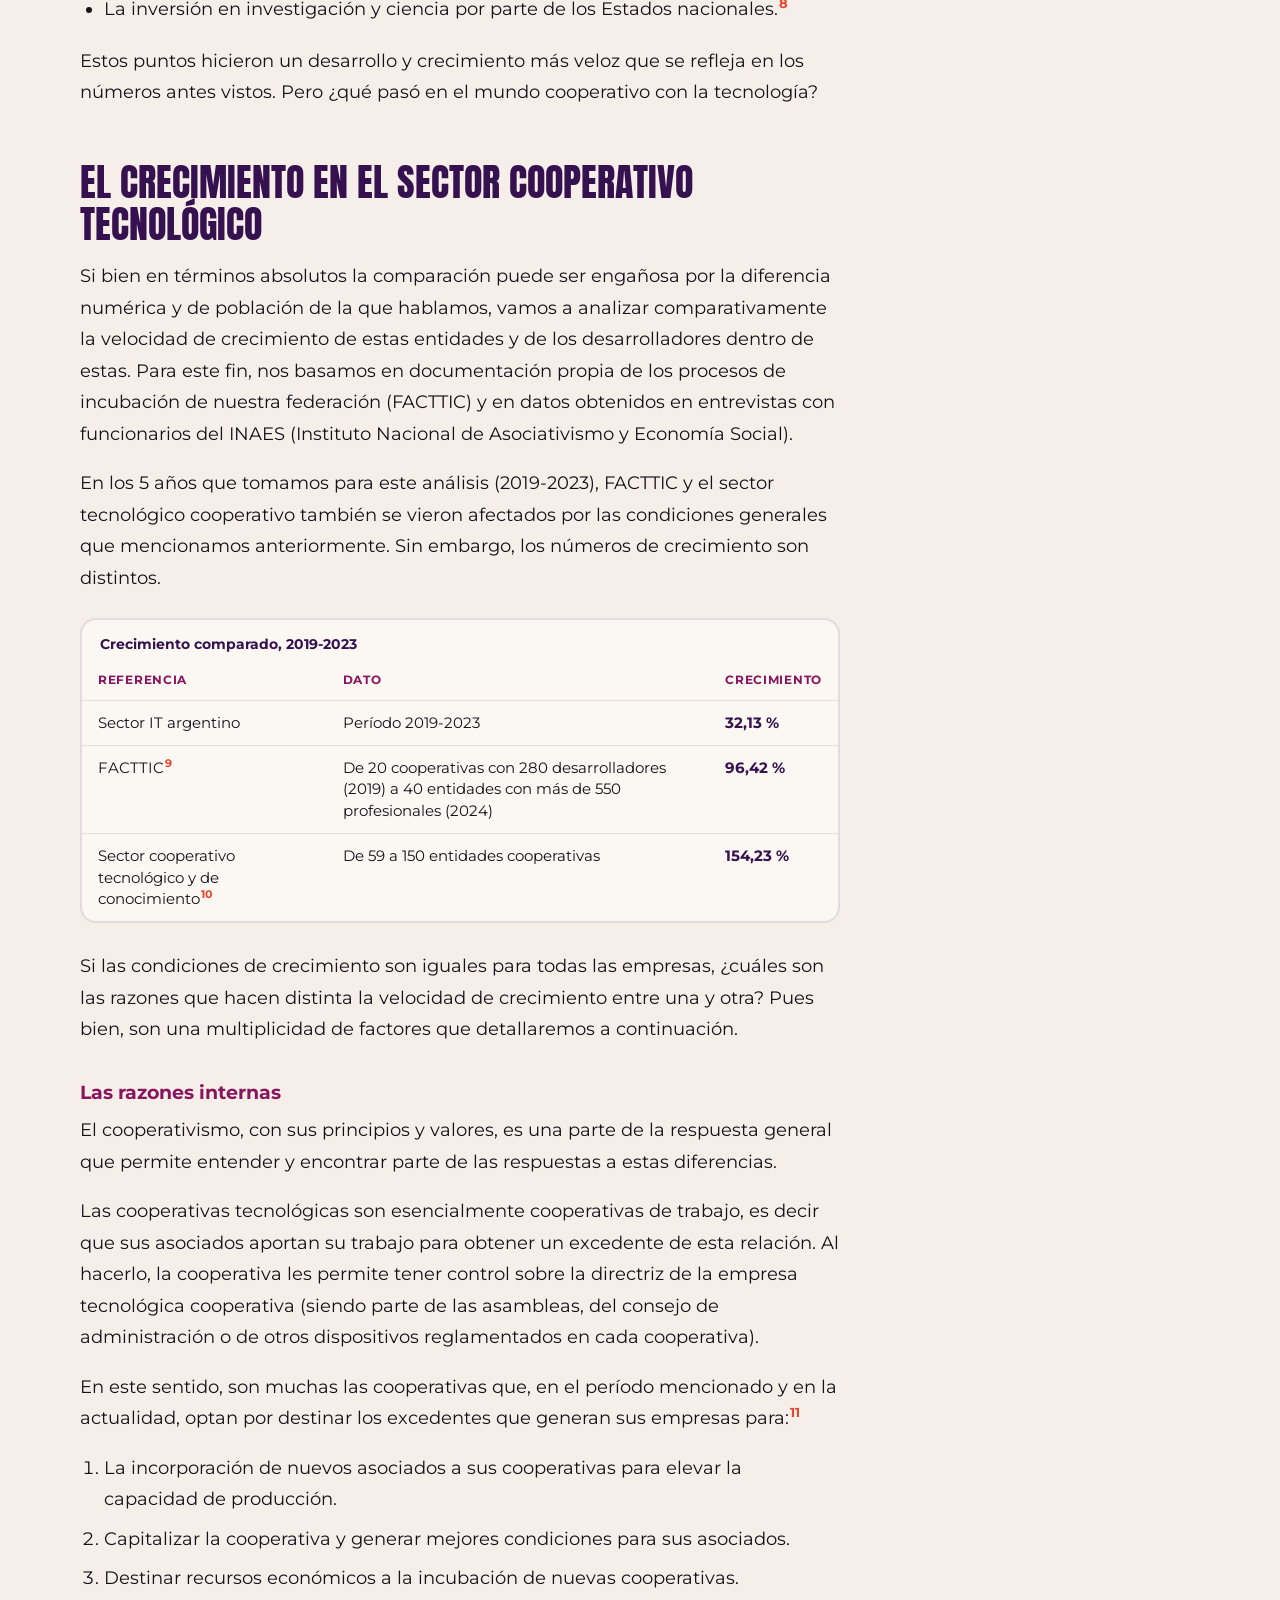
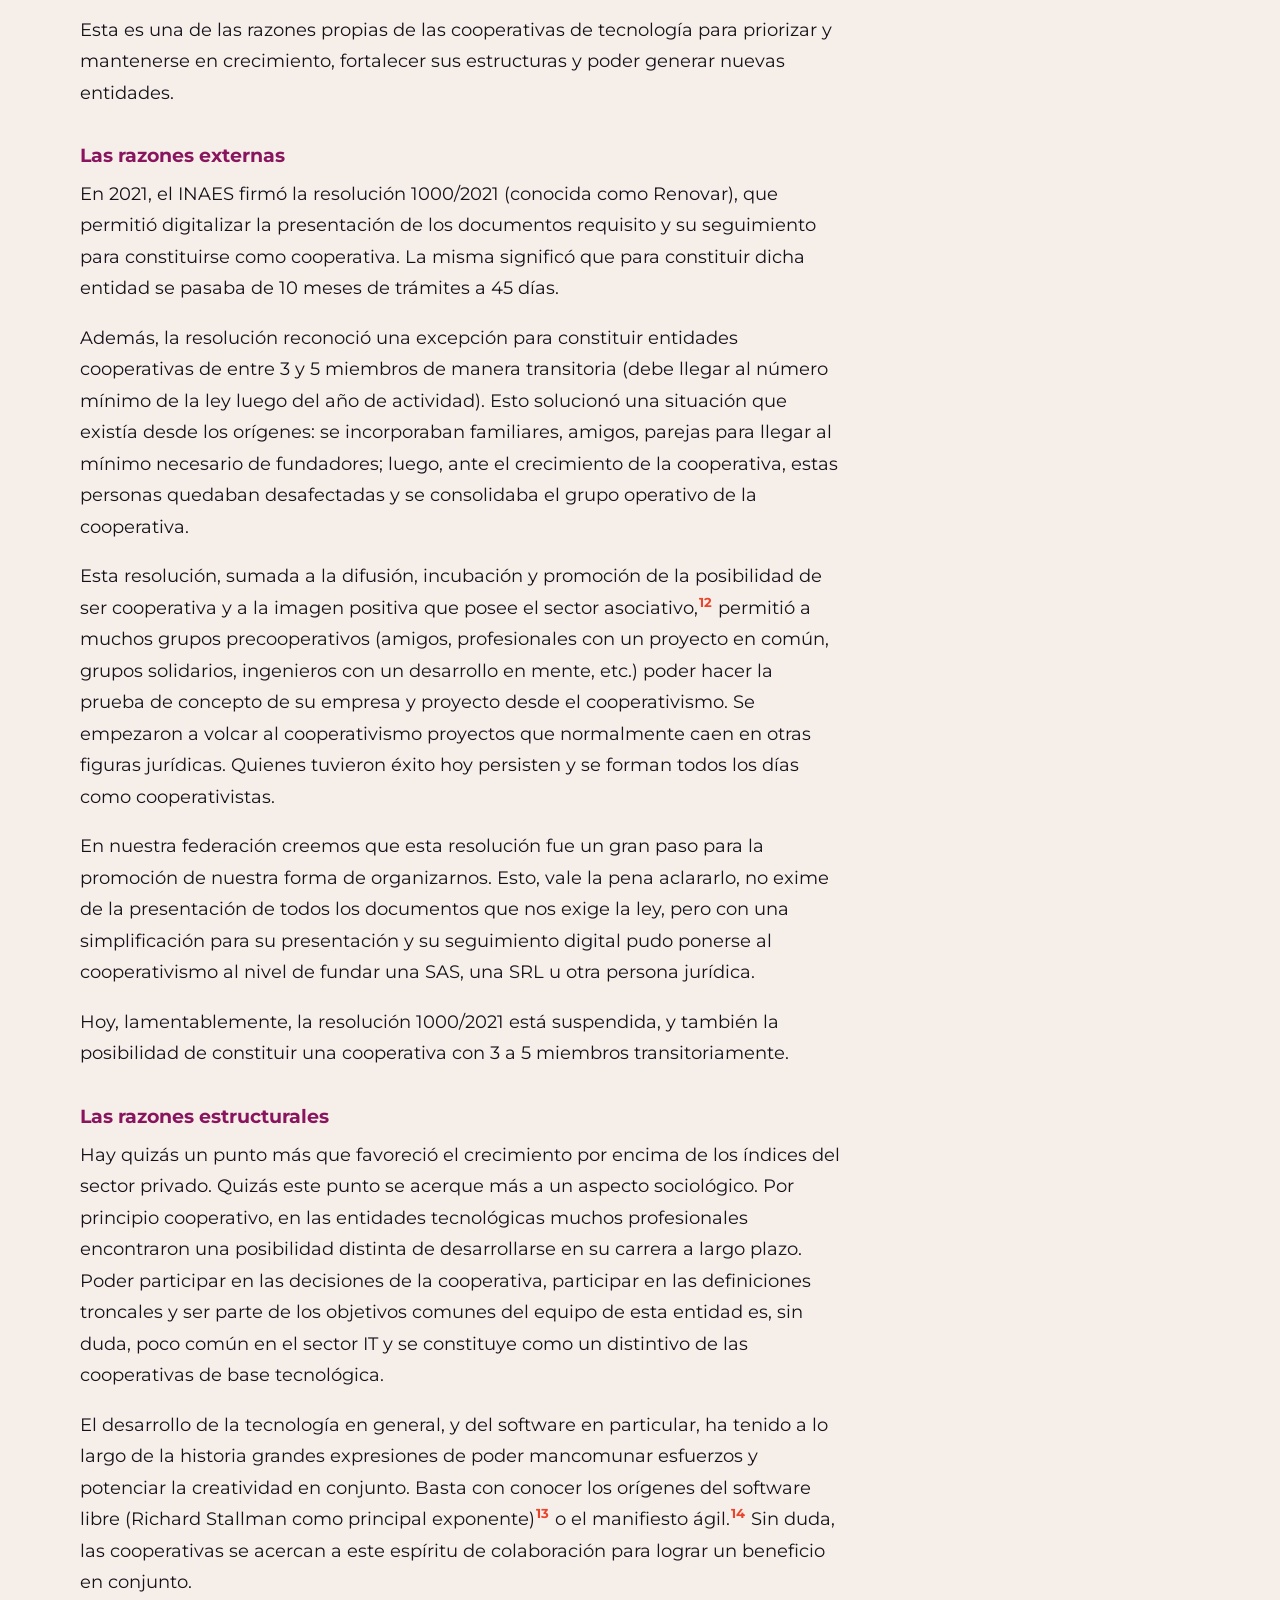
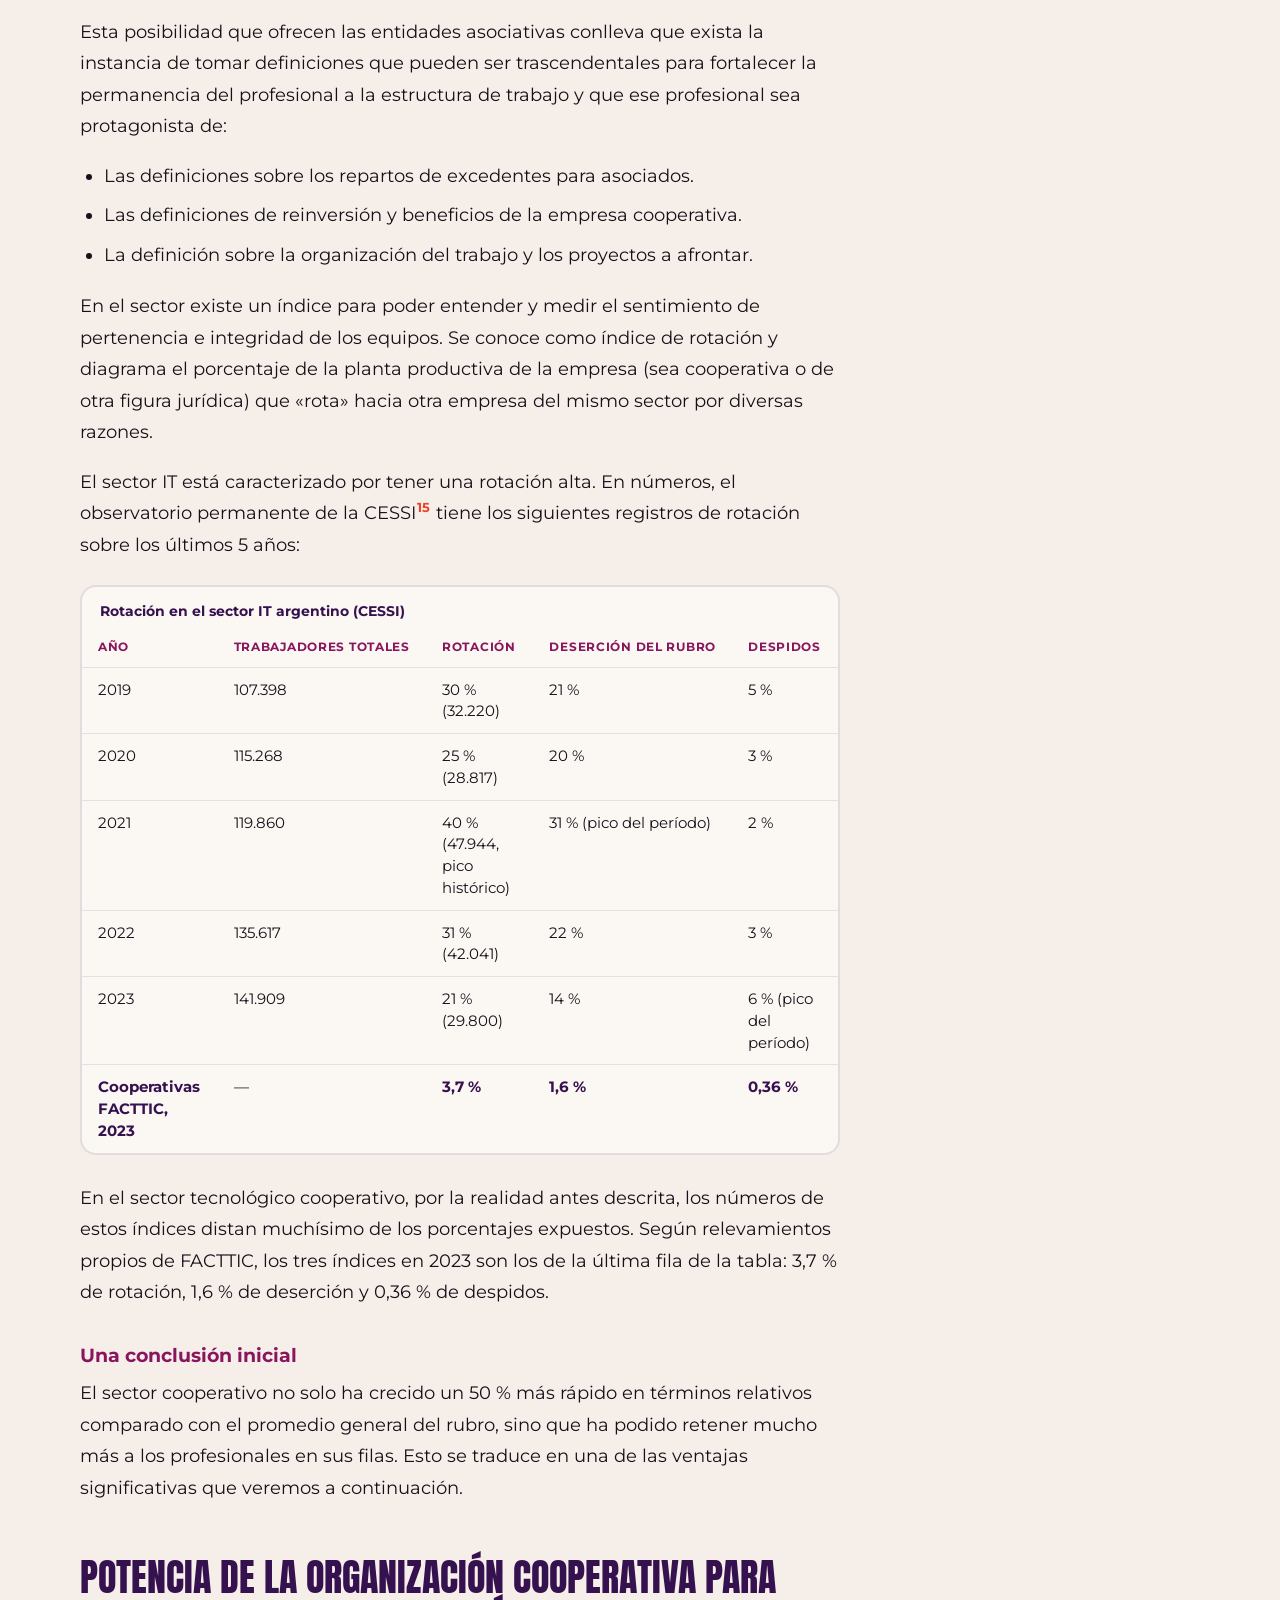
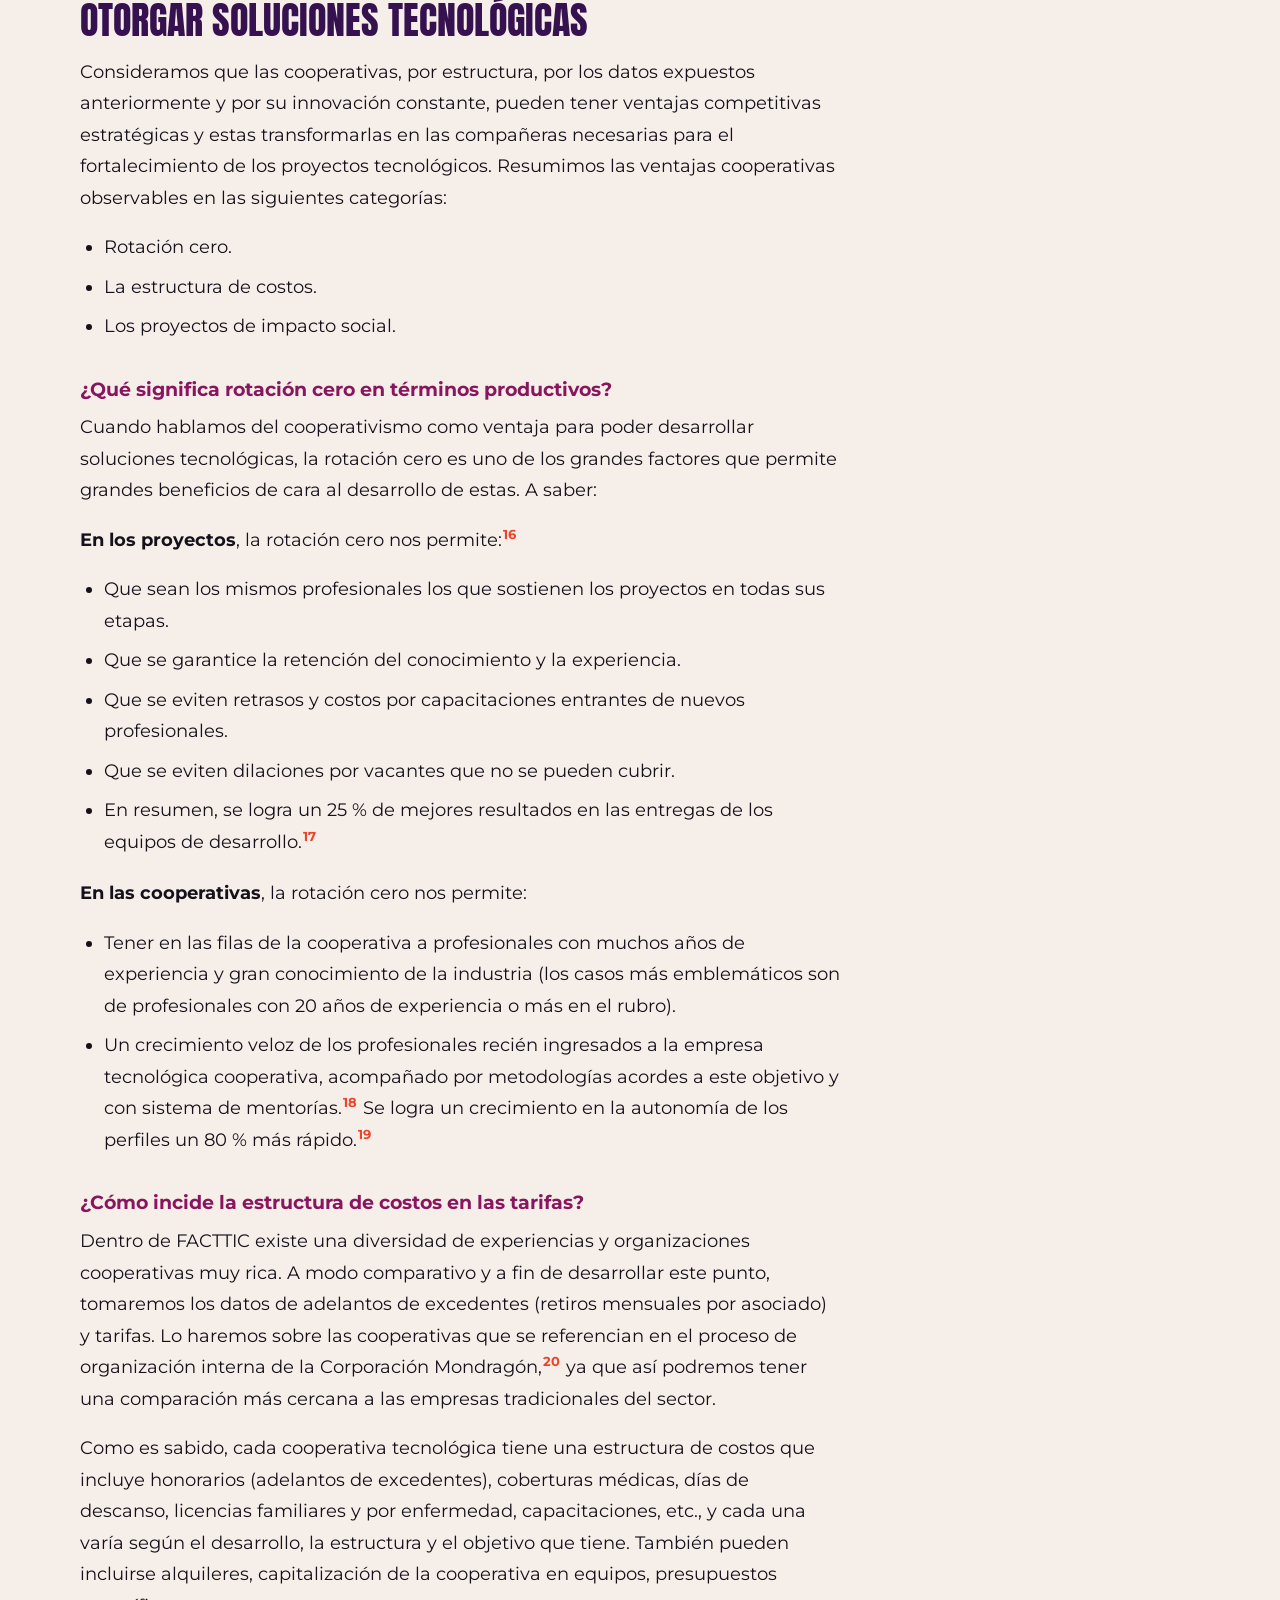
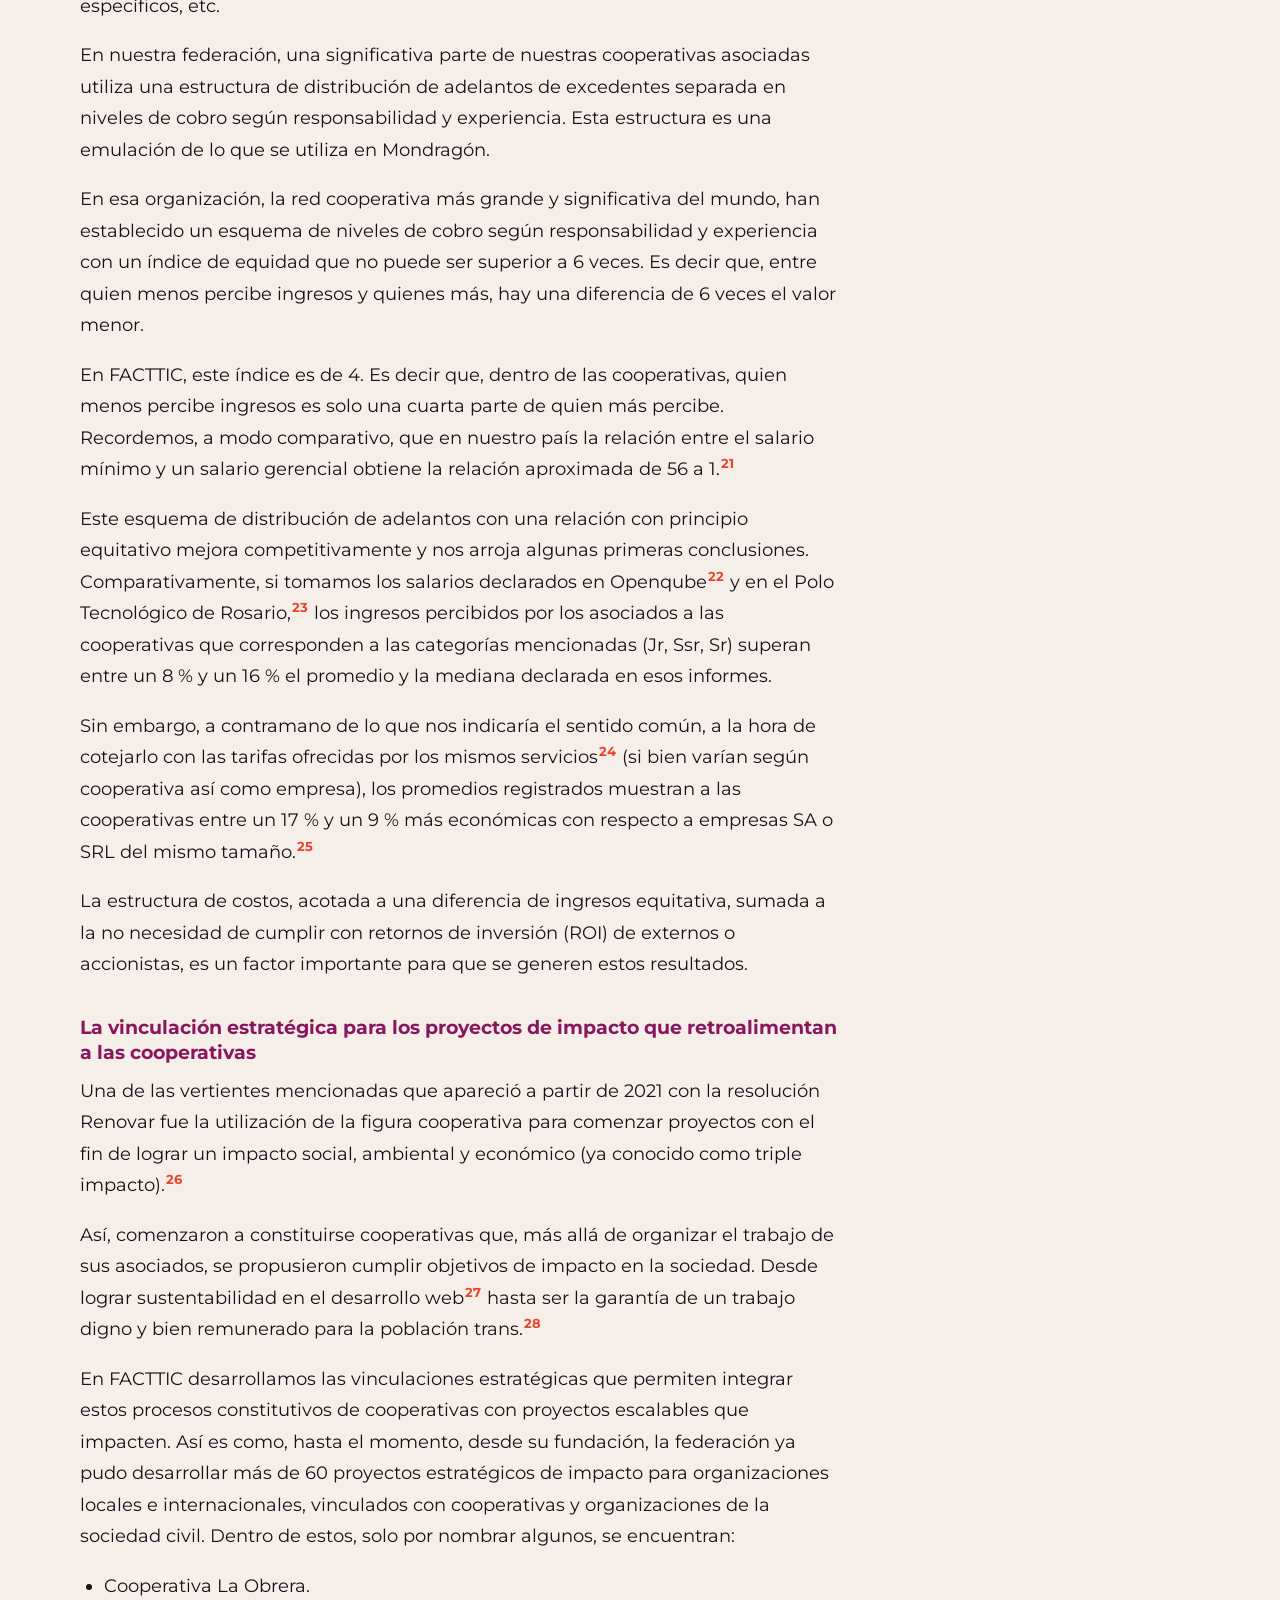
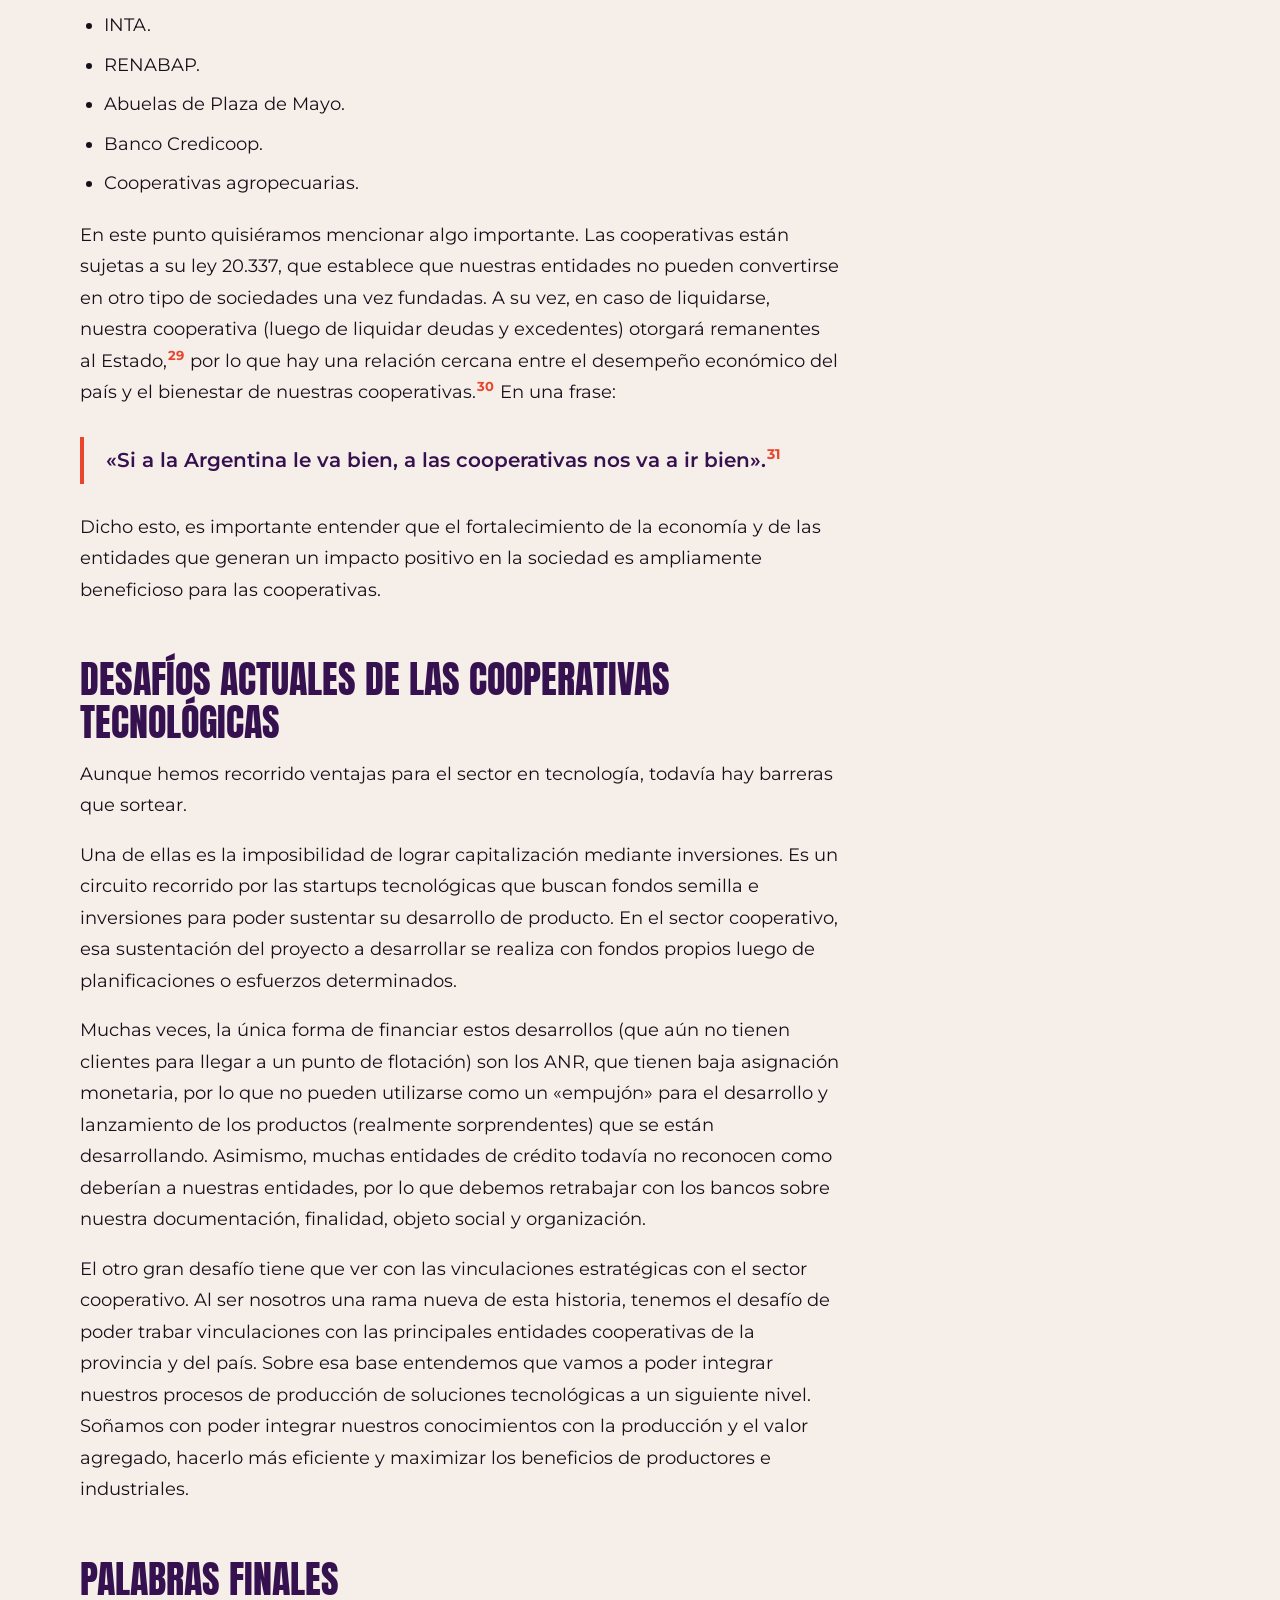
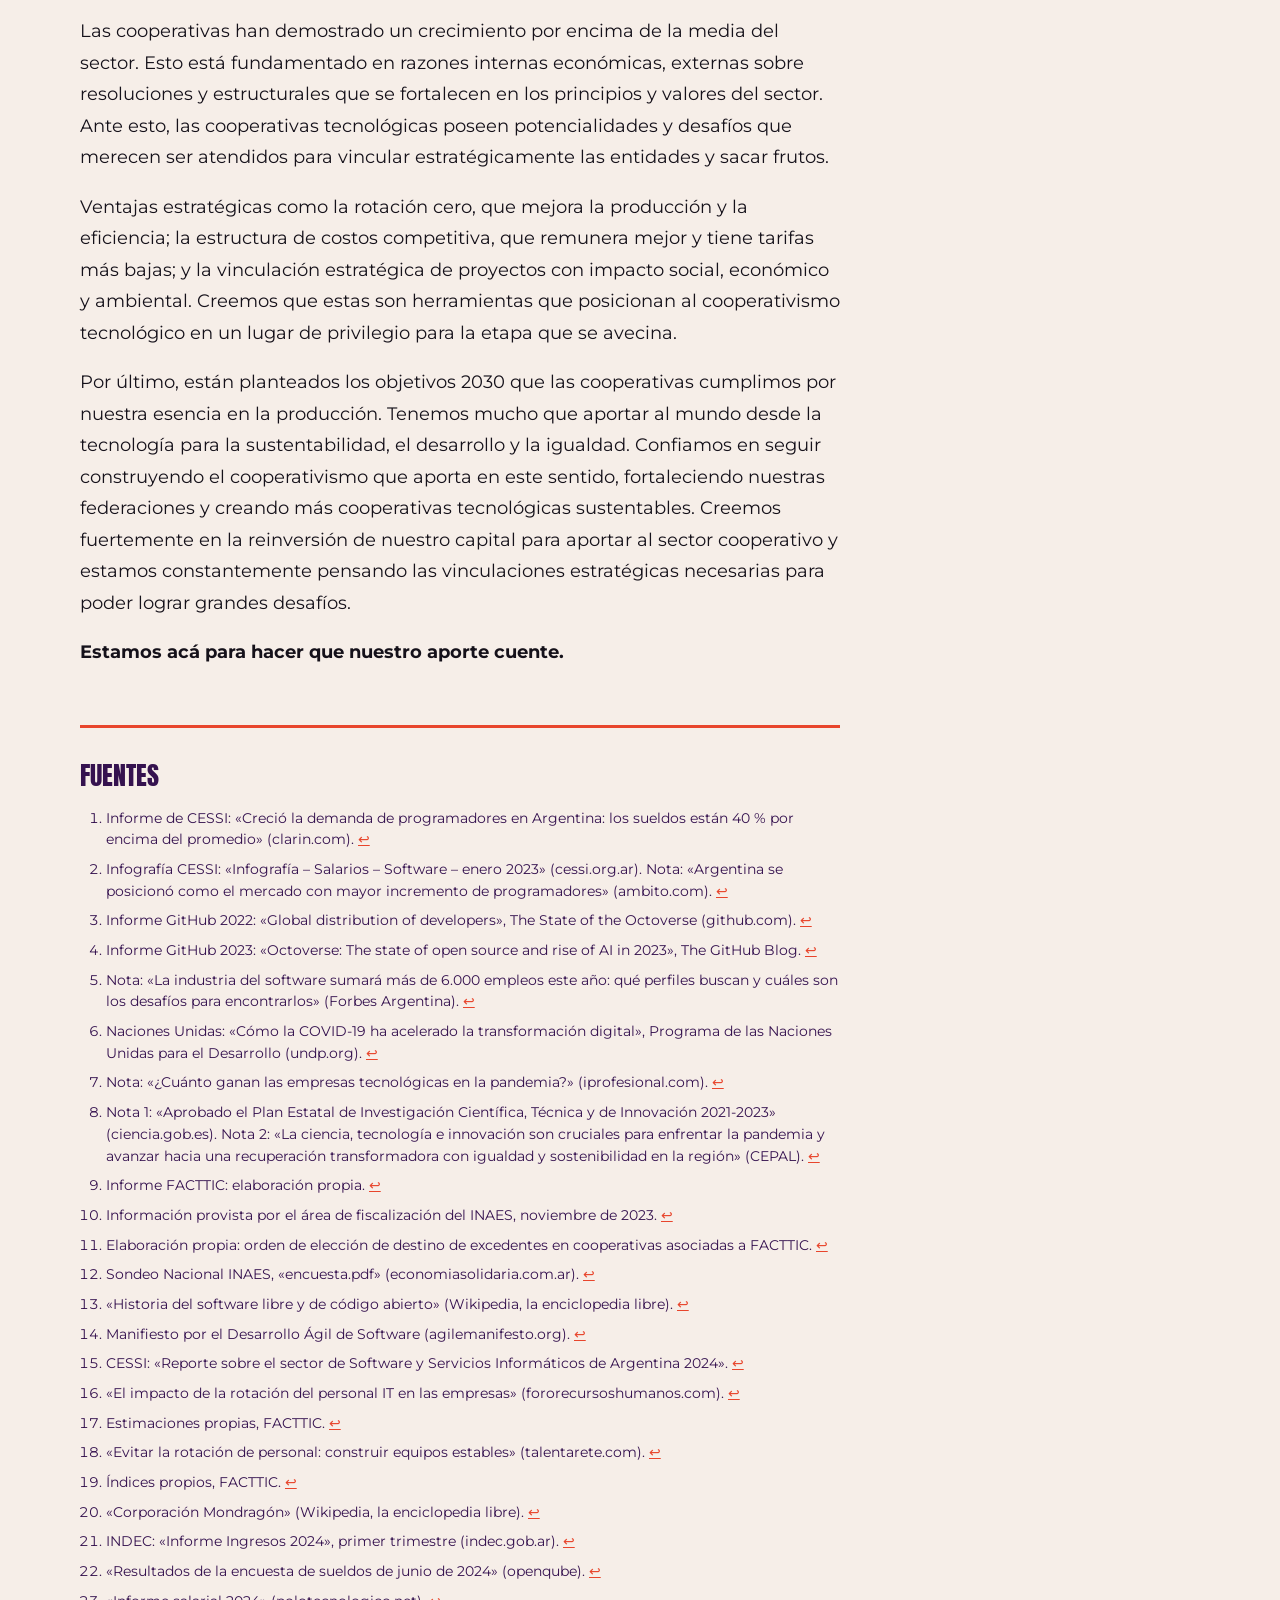
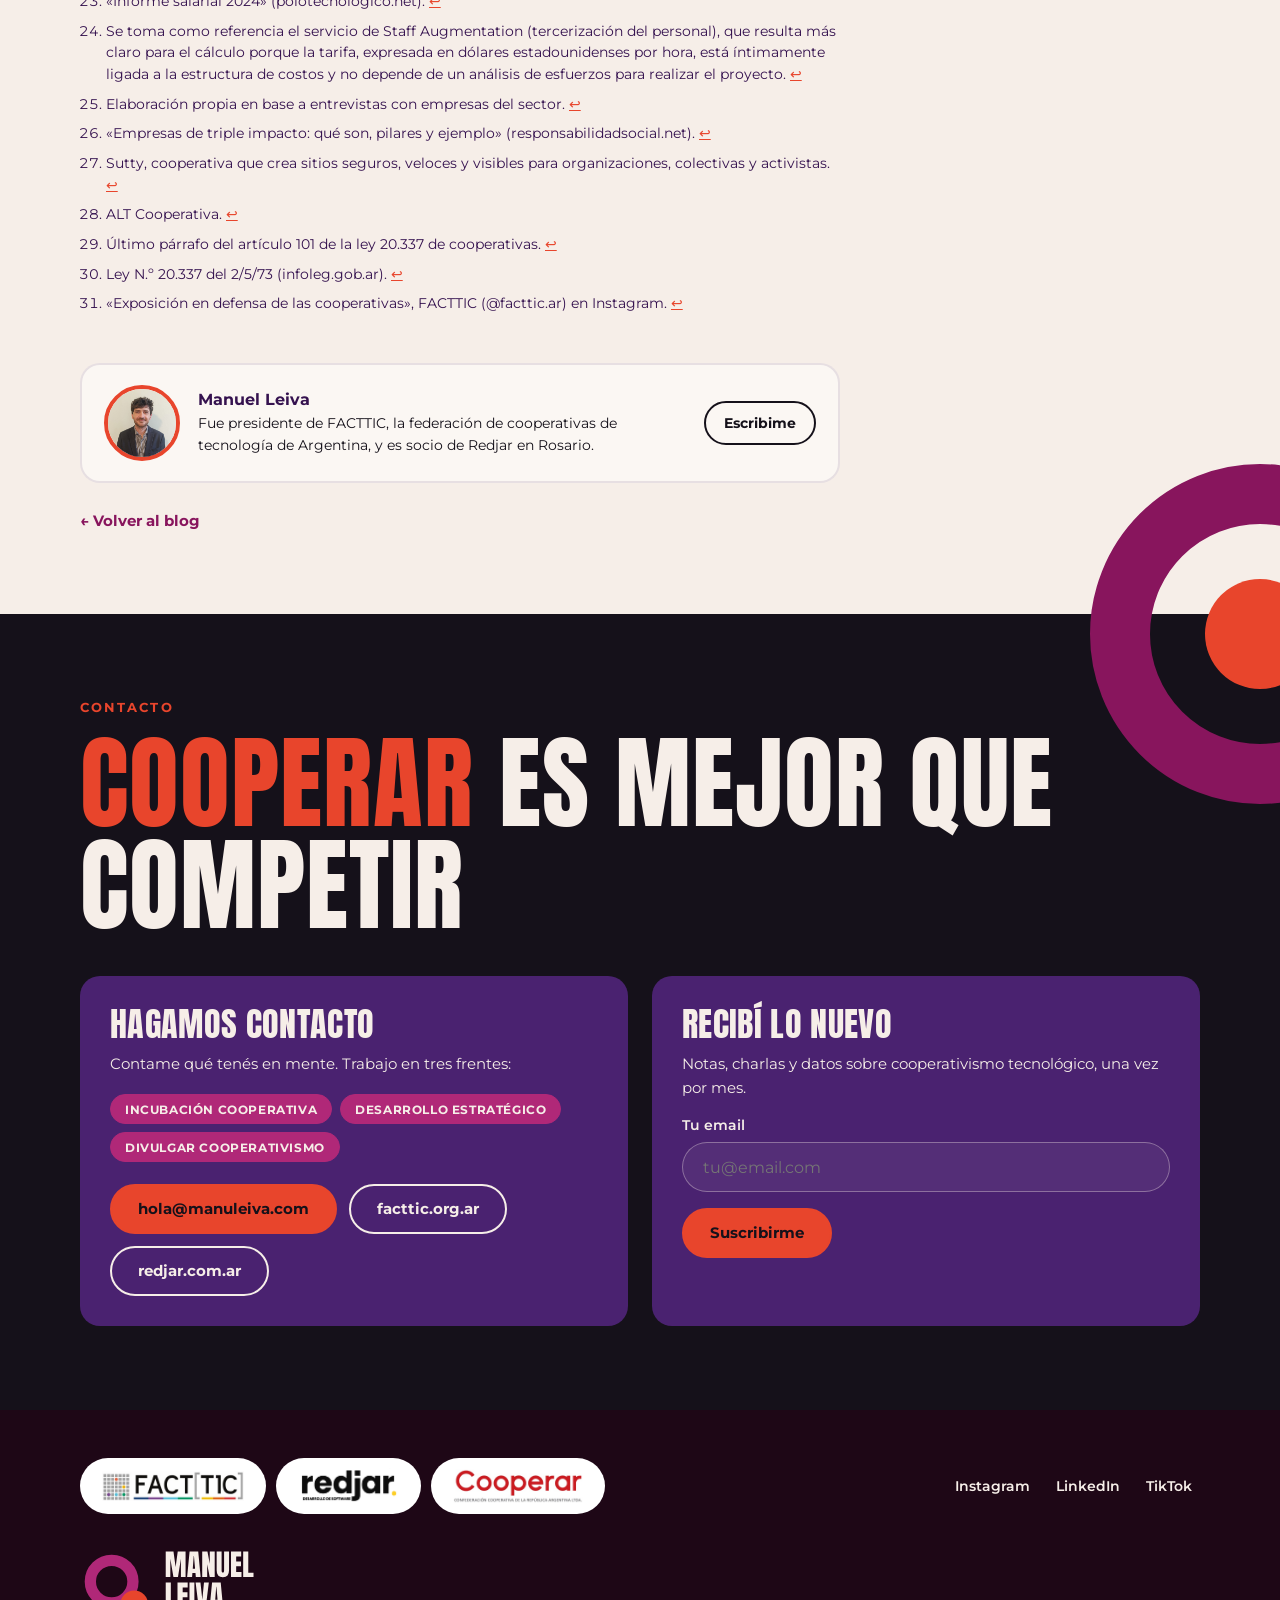
<file: blog/potencialidades-y-desafios-del-cooperativismo-tecnologico.html>
<!doctype html>
<html lang="es-AR" data-base="../">
<head>
<meta charset="utf-8">
<meta name="viewport" content="width=device-width, initial-scale=1">
<title>Potencialidades y desafíos del cooperativismo tecnológico</title>
<meta name="description" content="Estudio de Manuel Leiva (FACTTIC) con datos de CESSI e INAES: rotación de 3,7 % en cooperativas tecnológicas contra 21 % en el sector IT, y tarifas más bajas.">
<meta name="author" content="Manuel Leiva">
<meta name="robots" content="index, follow, max-image-preview:large, max-snippet:-1, max-video-preview:-1">
<link rel="canonical" href="https://manuleiva.com/blog/potencialidades-y-desafios-del-cooperativismo-tecnologico.html">
<meta property="og:site_name" content="Manuel Leiva">
<meta property="og:locale" content="es_AR">
<meta property="og:type" content="article">
<meta property="og:url" content="https://manuleiva.com/blog/potencialidades-y-desafios-del-cooperativismo-tecnologico.html">
<meta property="og:title" content="Potencialidades y desafíos del cooperativismo tecnológico">
<meta property="og:description" content="Rotación de 3,7 % en las cooperativas de FACTTIC contra 21 % en el sector IT, crecimiento y tarifas. Un estudio de Manuel Leiva con datos de FACTTIC, CESSI e INAES.">
<meta property="og:image" content="https://manuleiva.com/img/og/manuel-leiva-og.jpg?v=3">
<meta property="og:image:width" content="1200">
<meta property="og:image:height" content="630">
<meta property="og:image:alt" content="Manuel Leiva, ex presidente de FACTTIC y socio de Redjar.">
<meta property="article:published_time" content="2024-06">
<meta property="article:author" content="Manuel Leiva">
<meta property="article:section" content="Estudio">
<meta property="article:tag" content="Cooperativismo tecnológico">
<meta property="article:tag" content="FACTTIC">
<meta name="twitter:card" content="summary_large_image">
<meta name="twitter:title" content="Potencialidades y desafíos del cooperativismo tecnológico">
<meta name="twitter:description" content="Un estudio de Manuel Leiva con datos de FACTTIC, CESSI e INAES sobre rotación, costos y crecimiento de las cooperativas tecnológicas.">
<meta name="twitter:image" content="https://manuleiva.com/img/og/manuel-leiva-og.jpg?v=3">
<meta name="theme-color" content="#1E0716">
<script type="application/ld+json">
{
  "@context": "https://schema.org",
  "@graph": [
    {
      "@type": "BlogPosting",
      "@id": "https://manuleiva.com/blog/potencialidades-y-desafios-del-cooperativismo-tecnologico.html#articulo",
      "mainEntityOfPage": { "@type": "WebPage", "@id": "https://manuleiva.com/blog/potencialidades-y-desafios-del-cooperativismo-tecnologico.html" },
      "headline": "Potencialidades y desafíos del cooperativismo tecnológico",
      "alternativeHeadline": "Una herramienta para construir el futuro eficiente, productivo y sustentable",
      "description": "Estudio sobre el crecimiento, la rotación, los costos y las tarifas de las cooperativas tecnológicas argentinas frente al sector IT, con datos de FACTTIC, CESSI e INAES.",
      "image": "https://manuleiva.com/img/og/manuel-leiva-og.jpg?v=3",
      "datePublished": "2024-06",
      "dateModified": "2024-06",
      "inLanguage": "es-AR",
      "articleSection": "Estudio",
      "keywords": "cooperativismo tecnológico, cooperativas de trabajo, FACTTIC, sector IT, rotación laboral, economía social",
      "author": { "@type": "Person", "@id": "https://manuleiva.com/#persona", "name": "Manuel Leiva", "url": "https://manuleiva.com/" },
      "publisher": { "@id": "https://manuleiva.com/#persona" },
      "isPartOf": { "@id": "https://manuleiva.com/blog/#blog" }
    },
    {
      "@type": "BreadcrumbList",
      "itemListElement": [
        { "@type": "ListItem", "position": 1, "name": "Inicio", "item": "https://manuleiva.com/" },
        { "@type": "ListItem", "position": 2, "name": "Blog", "item": "https://manuleiva.com/blog/" },
        { "@type": "ListItem", "position": 3, "name": "Potencialidades y desafíos del cooperativismo tecnológico" }
      ]
    }
  ]
}
</script>
<link rel="preconnect" href="https://fonts.googleapis.com">
<link rel="preconnect" href="https://fonts.gstatic.com" crossorigin>
<link rel="stylesheet" href="https://fonts.googleapis.com/css2?family=Anton&family=Montserrat:ital,wght@0,400;0,500;0,600;0,700;1,500&display=swap">
<link rel="icon" href="../img/logo/favicon.svg" type="image/svg+xml">
<link rel="apple-touch-icon" href="../img/logo/apple-touch-icon.png">
<link rel="stylesheet" href="../css/estilos.css">
</head>
<body>
<div class="v2">
<div class="in">

<!--LAYOUT:HEADER-->
<header class="nav">
<div class="wrap">
<div class="bar">
<a class="brand d" href="../" style="display:inline-flex;align-items:center;gap:10px"><img src="../img/logo/isotipo.svg" alt="" width="36" height="36">Manuel Leiva</a>
<nav class="links" id="links" aria-label="Principal">
<a href="../" data-nav="inicio">Inicio</a>
<a href="../charlas/" data-nav="charlas">Charlas</a>
<a href="../videos/" data-nav="videos">Videos</a>
<a href="../blog/" data-nav="blog" aria-current="page">Blog</a>
<a href="../sobre-mi/" data-nav="sobre-mi">Sobre mí</a>
<a href="../#redes" data-nav="redes">Redes</a>
</nav>
<a class="btn ncta" href="#contacto">Hagamos contacto</a>
<button class="burger" id="burger" type="button" aria-label="Abrir menú" aria-expanded="false" aria-controls="links"><svg width="22" height="22" viewBox="0 0 24 24" fill="none" stroke="currentColor" stroke-width="2.4" stroke-linecap="round"><path d="M4 7h16M4 12h16M4 17h16"></path></svg></button>
</div>
</div>
</header>
<!--/LAYOUT:HEADER-->

<main>
<article class="sec light pagina-blog">
<div class="wrap">

<nav class="migas" aria-label="Migas de pan"><a href="../">Inicio</a> › <a href="./">Blog</a> › <span>Cooperativismo tecnológico</span></nav>

<header class="art-head">
<p class="kick">Estudio</p>
<h1 class="d art-h1">Potencialidades y desafíos del cooperativismo tecnológico</h1>
<p class="art-baja">Una herramienta para construir el futuro eficiente, productivo y sustentable.</p>
<p class="art-meta">Por Manuel Leiva, presidente de FACTTIC · <time datetime="2024-06">Junio de 2024</time> · 15 min de lectura</p>
</header>

<aside class="art-nota"><p>Las cifras de este estudio corresponden a junio de 2024. Los números en superíndice remiten a las fuentes, que están al final del texto.</p></aside>

<div class="art-cuerpo">

<h2>Introducción</h2>
<p>Las cooperativas tecnológicas son un fenómeno creciente nacional y mundial, sobre todo en el último lustro, donde se registró más del 50 % de su total. En números, solo desde 2021 se han registrado 91 nuevas entidades cooperativas que trabajan en temas de tecnología, innovación o conocimiento.</p>
<p>En este mismo período se han creado entidades cooperativas tecnológicas en distintas partes del mundo y se han iniciado estudios de investigadores de prestigiosas universidades sobre este fenómeno, las organizaciones de segundo grado y la potencia que poseen las cooperativas sobre las empresas tecnológicas tradicionales.</p>
<p>Sería extenso y requiere mayor profundidad terminar de entender cuáles son todos los aspectos que posibilitaron este crecimiento. Incluso, nos requeriría un análisis más profundo del que aquí se pretende. Sin embargo, en un primer acercamiento existen puntos de contacto evidentes que ofrecen al esquema cooperativo tecnológico una potencia distinta y que plantean nuevos desafíos.</p>
<p>En esta presentación queremos acercarnos a responder una pregunta: ¿cuáles son estos aspectos principales del momento?</p>

<h2>La historia reciente del cooperativismo tecnológico en la Argentina</h2>
<p>La historia cooperativa en Argentina tiene mucho tiempo y diferentes historias dignas de contar. Sin embargo, la historia de las cooperativas tecnológicas es más que reciente.</p>
<p>Tomando su proceso más estable, la primera cooperativa en conformarse fue Tecso, radicada entre Rosario y Buenos Aires y fundada en 2003. Esta cooperativa se conformó con 4 socios y una de las ideas principales que se fue constituyendo fue la de poner en el centro de la organización a las personas y a su bienestar. Esta idea fue contagiando y se fueron constituyendo cooperativas de base tecnológica cada vez con más velocidad y en diferentes partes de nuestro país: Gcoop, Devecoop, Banquito y Cambá en CABA/Buenos Aires, Fiqus en Villa La Angostura, Equality en Rosario, entre algunas más.</p>
<p>Esta base sólida de cooperativas, y su consolidación y crecimiento en cada una de las estructuras, permitió avanzar hacia la constitución de una entidad que las agrupe y potencie a través de sus vinculaciones. De esta manera, se constituye FACTTIC el 20 de julio de 2012. La Federación Argentina de Cooperativas de Trabajo de Tecnología, Innovación y Conocimiento se propuso fomentar el desarrollo de cooperativas, conectarlas y potenciar, dentro del ecosistema, la constitución de cooperativas de base tecnológica.</p>
<p>Así es como hoy existen más de 150 cooperativas de base tecnológica y economía del conocimiento en el país y 40 están asociadas a FACTTIC, que sigue creciendo. De esta manera, nuestra Federación cuenta con presencia en 10 provincias argentinas y agrupa más de 600 profesionales que todos los días agregan valor a los más diversos productos tecnológicos.</p>

<h2>El sector IT y las cooperativas tecnológicas en aumento significativo</h2>
<p>Los últimos 5 años en el sector tecnológico han estado marcados por un amplio crecimiento. Potenciado por la pandemia y la necesidad de transformar digitalmente los procesos productivos y de servicios, se comenzó un crecimiento sin igual que tuvo su impacto en la economía local. En Argentina representó los siguientes números:</p>
<ul>
<li>En 2020, Argentina tenía alrededor de 115.000 programadores.<sup><a href="#fn-1" id="r-1">1</a></sup></li>
<li>En 2021 y 2022, solo esta industria creó 35.000 nuevos puestos de trabajo, llegando a 142.000 puestos en total. Lo que significó un incremento del 21,5 %.<sup><a href="#fn-2" id="r-2">2</a></sup></li>
<li>En 2022, Argentina fue el país de América del Sur que tuvo el mayor incremento (41 %) en el número de cuentas generadas para programadores, en comparación con el año anterior.<sup><a href="#fn-3" id="r-3">3</a></sup> En 2023 se repitió este liderazgo en la tabla sudamericana de crecimiento de cuentas utilizadas para desarrollo, aumentando un 33 %.<sup><a href="#fn-4" id="r-4">4</a></sup></li>
<li>Para 2024, la CESSI estima la creación de entre 6.000 y 8.000 nuevos puestos de trabajo en el sector.<sup><a href="#fn-5" id="r-5">5</a></sup></li>
</ul>
<p>Si tomamos los informes, los extremos del período 2019-2023, el sector IT creció 32,13 %. Este crecimiento aumentó un 50 % de su velocidad con respecto al lustro anterior (2015-2019), en donde el crecimiento fue del 20,03 %.</p>
<p>¿A qué se debió este crecimiento sostenido en el sector? ¿Qué ocurrió con el sector de las cooperativas tecnológicas? La aceleración del crecimiento en el sector encuentra como fundamentos algunos puntos comunes:</p>
<ul>
<li>El inicio de la pandemia.<sup><a href="#fn-6" id="r-6">6</a></sup></li>
<li>La fuerte inversión de los grandes actores tecnológicos.<sup><a href="#fn-7" id="r-7">7</a></sup></li>
<li>La inversión en investigación y ciencia por parte de los Estados nacionales.<sup><a href="#fn-8" id="r-8">8</a></sup></li>
</ul>
<p>Estos puntos hicieron un desarrollo y crecimiento más veloz que se refleja en los números antes vistos. Pero ¿qué pasó en el mundo cooperativo con la tecnología?</p>

<h2>El crecimiento en el sector cooperativo tecnológico</h2>
<p>Si bien en términos absolutos la comparación puede ser engañosa por la diferencia numérica y de población de la que hablamos, vamos a analizar comparativamente la velocidad de crecimiento de estas entidades y de los desarrolladores dentro de estas. Para este fin, nos basamos en documentación propia de los procesos de incubación de nuestra federación (FACTTIC) y en datos obtenidos en entrevistas con funcionarios del INAES (Instituto Nacional de Asociativismo y Economía Social).</p>
<p>En los 5 años que tomamos para este análisis (2019-2023), FACTTIC y el sector tecnológico cooperativo también se vieron afectados por las condiciones generales que mencionamos anteriormente. Sin embargo, los números de crecimiento son distintos.</p>

<div class="art-tabla">
<table>
<caption>Crecimiento comparado, 2019-2023</caption>
<thead><tr><th>Referencia</th><th>Dato</th><th>Crecimiento</th></tr></thead>
<tbody>
<tr><td>Sector IT argentino</td><td>Período 2019-2023</td><td><strong>32,13 %</strong></td></tr>
<tr><td>FACTTIC<sup><a href="#fn-9" id="r-9">9</a></sup></td><td>De 20 cooperativas con 280 desarrolladores (2019) a 40 entidades con más de 550 profesionales (2024)</td><td><strong>96,42 %</strong></td></tr>
<tr><td>Sector cooperativo tecnológico y de conocimiento<sup><a href="#fn-10" id="r-10">10</a></sup></td><td>De 59 a 150 entidades cooperativas</td><td><strong>154,23 %</strong></td></tr>
</tbody>
</table>
</div>

<p>Si las condiciones de crecimiento son iguales para todas las empresas, ¿cuáles son las razones que hacen distinta la velocidad de crecimiento entre una y otra? Pues bien, son una multiplicidad de factores que detallaremos a continuación.</p>

<h3>Las razones internas</h3>
<p>El cooperativismo, con sus principios y valores, es una parte de la respuesta general que permite entender y encontrar parte de las respuestas a estas diferencias.</p>
<p>Las cooperativas tecnológicas son esencialmente cooperativas de trabajo, es decir que sus asociados aportan su trabajo para obtener un excedente de esta relación. Al hacerlo, la cooperativa les permite tener control sobre la directriz de la empresa tecnológica cooperativa (siendo parte de las asambleas, del consejo de administración o de otros dispositivos reglamentados en cada cooperativa).</p>
<p>En este sentido, son muchas las cooperativas que, en el período mencionado y en la actualidad, optan por destinar los excedentes que generan sus empresas para:<sup><a href="#fn-11" id="r-11">11</a></sup></p>
<ol>
<li>La incorporación de nuevos asociados a sus cooperativas para elevar la capacidad de producción.</li>
<li>Capitalizar la cooperativa y generar mejores condiciones para sus asociados.</li>
<li>Destinar recursos económicos a la incubación de nuevas cooperativas.</li>
</ol>
<p>Esta es una de las razones propias de las cooperativas de tecnología para priorizar y mantenerse en crecimiento, fortalecer sus estructuras y poder generar nuevas entidades.</p>

<h3>Las razones externas</h3>
<p>En 2021, el INAES firmó la resolución 1000/2021 (conocida como Renovar), que permitió digitalizar la presentación de los documentos requisito y su seguimiento para constituirse como cooperativa. La misma significó que para constituir dicha entidad se pasaba de 10 meses de trámites a 45 días.</p>
<p>Además, la resolución reconoció una excepción para constituir entidades cooperativas de entre 3 y 5 miembros de manera transitoria (debe llegar al número mínimo de la ley luego del año de actividad). Esto solucionó una situación que existía desde los orígenes: se incorporaban familiares, amigos, parejas para llegar al mínimo necesario de fundadores; luego, ante el crecimiento de la cooperativa, estas personas quedaban desafectadas y se consolidaba el grupo operativo de la cooperativa.</p>
<p>Esta resolución, sumada a la difusión, incubación y promoción de la posibilidad de ser cooperativa y a la imagen positiva que posee el sector asociativo,<sup><a href="#fn-12" id="r-12">12</a></sup> permitió a muchos grupos precooperativos (amigos, profesionales con un proyecto en común, grupos solidarios, ingenieros con un desarrollo en mente, etc.) poder hacer la prueba de concepto de su empresa y proyecto desde el cooperativismo. Se empezaron a volcar al cooperativismo proyectos que normalmente caen en otras figuras jurídicas. Quienes tuvieron éxito hoy persisten y se forman todos los días como cooperativistas.</p>
<p>En nuestra federación creemos que esta resolución fue un gran paso para la promoción de nuestra forma de organizarnos. Esto, vale la pena aclararlo, no exime de la presentación de todos los documentos que nos exige la ley, pero con una simplificación para su presentación y su seguimiento digital pudo ponerse al cooperativismo al nivel de fundar una SAS, una SRL u otra persona jurídica.</p>
<p>Hoy, lamentablemente, la resolución 1000/2021 está suspendida, y también la posibilidad de constituir una cooperativa con 3 a 5 miembros transitoriamente.</p>

<h3>Las razones estructurales</h3>
<p>Hay quizás un punto más que favoreció el crecimiento por encima de los índices del sector privado. Quizás este punto se acerque más a un aspecto sociológico. Por principio cooperativo, en las entidades tecnológicas muchos profesionales encontraron una posibilidad distinta de desarrollarse en su carrera a largo plazo. Poder participar en las decisiones de la cooperativa, participar en las definiciones troncales y ser parte de los objetivos comunes del equipo de esta entidad es, sin duda, poco común en el sector IT y se constituye como un distintivo de las cooperativas de base tecnológica.</p>
<p>El desarrollo de la tecnología en general, y del software en particular, ha tenido a lo largo de la historia grandes expresiones de poder mancomunar esfuerzos y potenciar la creatividad en conjunto. Basta con conocer los orígenes del software libre (Richard Stallman como principal exponente)<sup><a href="#fn-13" id="r-13">13</a></sup> o el manifiesto ágil.<sup><a href="#fn-14" id="r-14">14</a></sup> Sin duda, las cooperativas se acercan a este espíritu de colaboración para lograr un beneficio en conjunto.</p>
<p>Esta posibilidad que ofrecen las entidades asociativas conlleva que exista la instancia de tomar definiciones que pueden ser trascendentales para fortalecer la permanencia del profesional a la estructura de trabajo y que ese profesional sea protagonista de:</p>
<ul>
<li>Las definiciones sobre los repartos de excedentes para asociados.</li>
<li>Las definiciones de reinversión y beneficios de la empresa cooperativa.</li>
<li>La definición sobre la organización del trabajo y los proyectos a afrontar.</li>
</ul>
<p>En el sector existe un índice para poder entender y medir el sentimiento de pertenencia e integridad de los equipos. Se conoce como índice de rotación y diagrama el porcentaje de la planta productiva de la empresa (sea cooperativa o de otra figura jurídica) que «rota» hacia otra empresa del mismo sector por diversas razones.</p>
<p>El sector IT está caracterizado por tener una rotación alta. En números, el observatorio permanente de la CESSI<sup><a href="#fn-15" id="r-15">15</a></sup> tiene los siguientes registros de rotación sobre los últimos 5 años:</p>

<div class="art-tabla">
<table>
<caption>Rotación en el sector IT argentino (CESSI)</caption>
<thead><tr><th>Año</th><th>Trabajadores totales</th><th>Rotación</th><th>Deserción del rubro</th><th>Despidos</th></tr></thead>
<tbody>
<tr><td>2019</td><td>107.398</td><td>30 % (32.220)</td><td>21 %</td><td>5 %</td></tr>
<tr><td>2020</td><td>115.268</td><td>25 % (28.817)</td><td>20 %</td><td>3 %</td></tr>
<tr><td>2021</td><td>119.860</td><td>40 % (47.944, pico histórico)</td><td>31 % (pico del período)</td><td>2 %</td></tr>
<tr><td>2022</td><td>135.617</td><td>31 % (42.041)</td><td>22 %</td><td>3 %</td></tr>
<tr><td>2023</td><td>141.909</td><td>21 % (29.800)</td><td>14 %</td><td>6 % (pico del período)</td></tr>
<tr><td><strong>Cooperativas FACTTIC, 2023</strong></td><td>—</td><td><strong>3,7 %</strong></td><td><strong>1,6 %</strong></td><td><strong>0,36 %</strong></td></tr>
</tbody>
</table>
</div>

<p>En el sector tecnológico cooperativo, por la realidad antes descrita, los números de estos índices distan muchísimo de los porcentajes expuestos. Según relevamientos propios de FACTTIC, los tres índices en 2023 son los de la última fila de la tabla: 3,7 % de rotación, 1,6 % de deserción y 0,36 % de despidos.</p>

<h3>Una conclusión inicial</h3>
<p>El sector cooperativo no solo ha crecido un 50 % más rápido en términos relativos comparado con el promedio general del rubro, sino que ha podido retener mucho más a los profesionales en sus filas. Esto se traduce en una de las ventajas significativas que veremos a continuación.</p>

<h2>Potencia de la organización cooperativa para otorgar soluciones tecnológicas</h2>
<p>Consideramos que las cooperativas, por estructura, por los datos expuestos anteriormente y por su innovación constante, pueden tener ventajas competitivas estratégicas y estas transformarlas en las compañeras necesarias para el fortalecimiento de los proyectos tecnológicos. Resumimos las ventajas cooperativas observables en las siguientes categorías:</p>
<ul>
<li>Rotación cero.</li>
<li>La estructura de costos.</li>
<li>Los proyectos de impacto social.</li>
</ul>

<h3>¿Qué significa rotación cero en términos productivos?</h3>
<p>Cuando hablamos del cooperativismo como ventaja para poder desarrollar soluciones tecnológicas, la rotación cero es uno de los grandes factores que permite grandes beneficios de cara al desarrollo de estas. A saber:</p>
<p><strong>En los proyectos</strong>, la rotación cero nos permite:<sup><a href="#fn-16" id="r-16">16</a></sup></p>
<ul>
<li>Que sean los mismos profesionales los que sostienen los proyectos en todas sus etapas.</li>
<li>Que se garantice la retención del conocimiento y la experiencia.</li>
<li>Que se eviten retrasos y costos por capacitaciones entrantes de nuevos profesionales.</li>
<li>Que se eviten dilaciones por vacantes que no se pueden cubrir.</li>
<li>En resumen, se logra un 25 % de mejores resultados en las entregas de los equipos de desarrollo.<sup><a href="#fn-17" id="r-17">17</a></sup></li>
</ul>
<p><strong>En las cooperativas</strong>, la rotación cero nos permite:</p>
<ul>
<li>Tener en las filas de la cooperativa a profesionales con muchos años de experiencia y gran conocimiento de la industria (los casos más emblemáticos son de profesionales con 20 años de experiencia o más en el rubro).</li>
<li>Un crecimiento veloz de los profesionales recién ingresados a la empresa tecnológica cooperativa, acompañado por metodologías acordes a este objetivo y con sistema de mentorías.<sup><a href="#fn-18" id="r-18">18</a></sup> Se logra un crecimiento en la autonomía de los perfiles un 80 % más rápido.<sup><a href="#fn-19" id="r-19">19</a></sup></li>
</ul>

<h3>¿Cómo incide la estructura de costos en las tarifas?</h3>
<p>Dentro de FACTTIC existe una diversidad de experiencias y organizaciones cooperativas muy rica. A modo comparativo y a fin de desarrollar este punto, tomaremos los datos de adelantos de excedentes (retiros mensuales por asociado) y tarifas. Lo haremos sobre las cooperativas que se referencian en el proceso de organización interna de la Corporación Mondragón,<sup><a href="#fn-20" id="r-20">20</a></sup> ya que así podremos tener una comparación más cercana a las empresas tradicionales del sector.</p>
<p>Como es sabido, cada cooperativa tecnológica tiene una estructura de costos que incluye honorarios (adelantos de excedentes), coberturas médicas, días de descanso, licencias familiares y por enfermedad, capacitaciones, etc., y cada una varía según el desarrollo, la estructura y el objetivo que tiene. También pueden incluirse alquileres, capitalización de la cooperativa en equipos, presupuestos específicos, etc.</p>
<p>En nuestra federación, una significativa parte de nuestras cooperativas asociadas utiliza una estructura de distribución de adelantos de excedentes separada en niveles de cobro según responsabilidad y experiencia. Esta estructura es una emulación de lo que se utiliza en Mondragón.</p>
<p>En esa organización, la red cooperativa más grande y significativa del mundo, han establecido un esquema de niveles de cobro según responsabilidad y experiencia con un índice de equidad que no puede ser superior a 6 veces. Es decir que, entre quien menos percibe ingresos y quienes más, hay una diferencia de 6 veces el valor menor.</p>
<p>En FACTTIC, este índice es de 4. Es decir que, dentro de las cooperativas, quien menos percibe ingresos es solo una cuarta parte de quien más percibe. Recordemos, a modo comparativo, que en nuestro país la relación entre el salario mínimo y un salario gerencial obtiene la relación aproximada de 56 a 1.<sup><a href="#fn-21" id="r-21">21</a></sup></p>
<p>Este esquema de distribución de adelantos con una relación con principio equitativo mejora competitivamente y nos arroja algunas primeras conclusiones. Comparativamente, si tomamos los salarios declarados en Openqube<sup><a href="#fn-22" id="r-22">22</a></sup> y en el Polo Tecnológico de Rosario,<sup><a href="#fn-23" id="r-23">23</a></sup> los ingresos percibidos por los asociados a las cooperativas que corresponden a las categorías mencionadas (Jr, Ssr, Sr) superan entre un 8 % y un 16 % el promedio y la mediana declarada en esos informes.</p>
<p>Sin embargo, a contramano de lo que nos indicaría el sentido común, a la hora de cotejarlo con las tarifas ofrecidas por los mismos servicios<sup><a href="#fn-24" id="r-24">24</a></sup> (si bien varían según cooperativa así como empresa), los promedios registrados muestran a las cooperativas entre un 17 % y un 9 % más económicas con respecto a empresas SA o SRL del mismo tamaño.<sup><a href="#fn-25" id="r-25">25</a></sup></p>
<p>La estructura de costos, acotada a una diferencia de ingresos equitativa, sumada a la no necesidad de cumplir con retornos de inversión (ROI) de externos o accionistas, es un factor importante para que se generen estos resultados.</p>

<h3>La vinculación estratégica para los proyectos de impacto que retroalimentan a las cooperativas</h3>
<p>Una de las vertientes mencionadas que apareció a partir de 2021 con la resolución Renovar fue la utilización de la figura cooperativa para comenzar proyectos con el fin de lograr un impacto social, ambiental y económico (ya conocido como triple impacto).<sup><a href="#fn-26" id="r-26">26</a></sup></p>
<p>Así, comenzaron a constituirse cooperativas que, más allá de organizar el trabajo de sus asociados, se propusieron cumplir objetivos de impacto en la sociedad. Desde lograr sustentabilidad en el desarrollo web<sup><a href="#fn-27" id="r-27">27</a></sup> hasta ser la garantía de un trabajo digno y bien remunerado para la población trans.<sup><a href="#fn-28" id="r-28">28</a></sup></p>
<p>En FACTTIC desarrollamos las vinculaciones estratégicas que permiten integrar estos procesos constitutivos de cooperativas con proyectos escalables que impacten. Así es como, hasta el momento, desde su fundación, la federación ya pudo desarrollar más de 60 proyectos estratégicos de impacto para organizaciones locales e internacionales, vinculados con cooperativas y organizaciones de la sociedad civil. Dentro de estos, solo por nombrar algunos, se encuentran:</p>
<ul>
<li>Cooperativa La Obrera.</li>
<li>INTA.</li>
<li>RENABAP.</li>
<li>Abuelas de Plaza de Mayo.</li>
<li>Banco Credicoop.</li>
<li>Cooperativas agropecuarias.</li>
</ul>
<p>En este punto quisiéramos mencionar algo importante. Las cooperativas están sujetas a su ley 20.337, que establece que nuestras entidades no pueden convertirse en otro tipo de sociedades una vez fundadas. A su vez, en caso de liquidarse, nuestra cooperativa (luego de liquidar deudas y excedentes) otorgará remanentes al Estado,<sup><a href="#fn-29" id="r-29">29</a></sup> por lo que hay una relación cercana entre el desempeño económico del país y el bienestar de nuestras cooperativas.<sup><a href="#fn-30" id="r-30">30</a></sup> En una frase:</p>
<blockquote><p>«Si a la Argentina le va bien, a las cooperativas nos va a ir bien».<sup><a href="#fn-31" id="r-31">31</a></sup></p></blockquote>
<p>Dicho esto, es importante entender que el fortalecimiento de la economía y de las entidades que generan un impacto positivo en la sociedad es ampliamente beneficioso para las cooperativas.</p>

<h2>Desafíos actuales de las cooperativas tecnológicas</h2>
<p>Aunque hemos recorrido ventajas para el sector en tecnología, todavía hay barreras que sortear.</p>
<p>Una de ellas es la imposibilidad de lograr capitalización mediante inversiones. Es un circuito recorrido por las startups tecnológicas que buscan fondos semilla e inversiones para poder sustentar su desarrollo de producto. En el sector cooperativo, esa sustentación del proyecto a desarrollar se realiza con fondos propios luego de planificaciones o esfuerzos determinados.</p>
<p>Muchas veces, la única forma de financiar estos desarrollos (que aún no tienen clientes para llegar a un punto de flotación) son los ANR, que tienen baja asignación monetaria, por lo que no pueden utilizarse como un «empujón» para el desarrollo y lanzamiento de los productos (realmente sorprendentes) que se están desarrollando. Asimismo, muchas entidades de crédito todavía no reconocen como deberían a nuestras entidades, por lo que debemos retrabajar con los bancos sobre nuestra documentación, finalidad, objeto social y organización.</p>
<p>El otro gran desafío tiene que ver con las vinculaciones estratégicas con el sector cooperativo. Al ser nosotros una rama nueva de esta historia, tenemos el desafío de poder trabar vinculaciones con las principales entidades cooperativas de la provincia y del país. Sobre esa base entendemos que vamos a poder integrar nuestros procesos de producción de soluciones tecnológicas a un siguiente nivel. Soñamos con poder integrar nuestros conocimientos con la producción y el valor agregado, hacerlo más eficiente y maximizar los beneficios de productores e industriales.</p>

<h2>Palabras finales</h2>
<p>Las cooperativas han demostrado un crecimiento por encima de la media del sector. Esto está fundamentado en razones internas económicas, externas sobre resoluciones y estructurales que se fortalecen en los principios y valores del sector. Ante esto, las cooperativas tecnológicas poseen potencialidades y desafíos que merecen ser atendidos para vincular estratégicamente las entidades y sacar frutos.</p>
<p>Ventajas estratégicas como la rotación cero, que mejora la producción y la eficiencia; la estructura de costos competitiva, que remunera mejor y tiene tarifas más bajas; y la vinculación estratégica de proyectos con impacto social, económico y ambiental. Creemos que estas son herramientas que posicionan al cooperativismo tecnológico en un lugar de privilegio para la etapa que se avecina.</p>
<p>Por último, están planteados los objetivos 2030 que las cooperativas cumplimos por nuestra esencia en la producción. Tenemos mucho que aportar al mundo desde la tecnología para la sustentabilidad, el desarrollo y la igualdad. Confiamos en seguir construyendo el cooperativismo que aporta en este sentido, fortaleciendo nuestras federaciones y creando más cooperativas tecnológicas sustentables. Creemos fuertemente en la reinversión de nuestro capital para aportar al sector cooperativo y estamos constantemente pensando las vinculaciones estratégicas necesarias para poder lograr grandes desafíos.</p>
<p><strong>Estamos acá para hacer que nuestro aporte cuente.</strong></p>

</div>

<section class="art-fuentes" aria-labelledby="fuentes-t">
<h2 id="fuentes-t">Fuentes</h2>
<ol>
<li id="fn-1">Informe de CESSI: «Creció la demanda de programadores en Argentina: los sueldos están 40 % por encima del promedio» (clarin.com). <a href="#r-1" aria-label="Volver al texto">↩</a></li>
<li id="fn-2">Infografía CESSI: «Infografía – Salarios – Software – enero 2023» (cessi.org.ar). Nota: «Argentina se posicionó como el mercado con mayor incremento de programadores» (ambito.com). <a href="#r-2" aria-label="Volver al texto">↩</a></li>
<li id="fn-3">Informe GitHub 2022: «Global distribution of developers», The State of the Octoverse (github.com). <a href="#r-3" aria-label="Volver al texto">↩</a></li>
<li id="fn-4">Informe GitHub 2023: «Octoverse: The state of open source and rise of AI in 2023», The GitHub Blog. <a href="#r-4" aria-label="Volver al texto">↩</a></li>
<li id="fn-5">Nota: «La industria del software sumará más de 6.000 empleos este año: qué perfiles buscan y cuáles son los desafíos para encontrarlos» (Forbes Argentina). <a href="#r-5" aria-label="Volver al texto">↩</a></li>
<li id="fn-6">Naciones Unidas: «Cómo la COVID-19 ha acelerado la transformación digital», Programa de las Naciones Unidas para el Desarrollo (undp.org). <a href="#r-6" aria-label="Volver al texto">↩</a></li>
<li id="fn-7">Nota: «¿Cuánto ganan las empresas tecnológicas en la pandemia?» (iprofesional.com). <a href="#r-7" aria-label="Volver al texto">↩</a></li>
<li id="fn-8">Nota 1: «Aprobado el Plan Estatal de Investigación Científica, Técnica y de Innovación 2021-2023» (ciencia.gob.es). Nota 2: «La ciencia, tecnología e innovación son cruciales para enfrentar la pandemia y avanzar hacia una recuperación transformadora con igualdad y sostenibilidad en la región» (CEPAL). <a href="#r-8" aria-label="Volver al texto">↩</a></li>
<li id="fn-9">Informe FACTTIC: elaboración propia. <a href="#r-9" aria-label="Volver al texto">↩</a></li>
<li id="fn-10">Información provista por el área de fiscalización del INAES, noviembre de 2023. <a href="#r-10" aria-label="Volver al texto">↩</a></li>
<li id="fn-11">Elaboración propia: orden de elección de destino de excedentes en cooperativas asociadas a FACTTIC. <a href="#r-11" aria-label="Volver al texto">↩</a></li>
<li id="fn-12">Sondeo Nacional INAES, «encuesta.pdf» (economiasolidaria.com.ar). <a href="#r-12" aria-label="Volver al texto">↩</a></li>
<li id="fn-13">«Historia del software libre y de código abierto» (Wikipedia, la enciclopedia libre). <a href="#r-13" aria-label="Volver al texto">↩</a></li>
<li id="fn-14">Manifiesto por el Desarrollo Ágil de Software (agilemanifesto.org). <a href="#r-14" aria-label="Volver al texto">↩</a></li>
<li id="fn-15">CESSI: «Reporte sobre el sector de Software y Servicios Informáticos de Argentina 2024». <a href="#r-15" aria-label="Volver al texto">↩</a></li>
<li id="fn-16">«El impacto de la rotación del personal IT en las empresas» (fororecursoshumanos.com). <a href="#r-16" aria-label="Volver al texto">↩</a></li>
<li id="fn-17">Estimaciones propias, FACTTIC. <a href="#r-17" aria-label="Volver al texto">↩</a></li>
<li id="fn-18">«Evitar la rotación de personal: construir equipos estables» (talentarete.com). <a href="#r-18" aria-label="Volver al texto">↩</a></li>
<li id="fn-19">Índices propios, FACTTIC. <a href="#r-19" aria-label="Volver al texto">↩</a></li>
<li id="fn-20">«Corporación Mondragón» (Wikipedia, la enciclopedia libre). <a href="#r-20" aria-label="Volver al texto">↩</a></li>
<li id="fn-21">INDEC: «Informe Ingresos 2024», primer trimestre (indec.gob.ar). <a href="#r-21" aria-label="Volver al texto">↩</a></li>
<li id="fn-22">«Resultados de la encuesta de sueldos de junio de 2024» (openqube). <a href="#r-22" aria-label="Volver al texto">↩</a></li>
<li id="fn-23">«Informe salarial 2024» (polotecnologico.net). <a href="#r-23" aria-label="Volver al texto">↩</a></li>
<li id="fn-24">Se toma como referencia el servicio de Staff Augmentation (tercerización del personal), que resulta más claro para el cálculo porque la tarifa, expresada en dólares estadounidenses por hora, está íntimamente ligada a la estructura de costos y no depende de un análisis de esfuerzos para realizar el proyecto. <a href="#r-24" aria-label="Volver al texto">↩</a></li>
<li id="fn-25">Elaboración propia en base a entrevistas con empresas del sector. <a href="#r-25" aria-label="Volver al texto">↩</a></li>
<li id="fn-26">«Empresas de triple impacto: qué son, pilares y ejemplo» (responsabilidadsocial.net). <a href="#r-26" aria-label="Volver al texto">↩</a></li>
<li id="fn-27">Sutty, cooperativa que crea sitios seguros, veloces y visibles para organizaciones, colectivas y activistas. <a href="#r-27" aria-label="Volver al texto">↩</a></li>
<li id="fn-28">ALT Cooperativa. <a href="#r-28" aria-label="Volver al texto">↩</a></li>
<li id="fn-29">Último párrafo del artículo 101 de la ley 20.337 de cooperativas. <a href="#r-29" aria-label="Volver al texto">↩</a></li>
<li id="fn-30">Ley N.º 20.337 del 2/5/73 (infoleg.gob.ar). <a href="#r-30" aria-label="Volver al texto">↩</a></li>
<li id="fn-31">«Exposición en defensa de las cooperativas», FACTTIC (@facttic.ar) en Instagram. <a href="#r-31" aria-label="Volver al texto">↩</a></li>
</ol>
</section>

<aside class="art-autor" aria-label="Sobre el autor">
<img src="../img/retrato.jpg" alt="Retrato de Manuel Leiva" width="76" height="76">
<div><b>Manuel Leiva</b><p>Fue presidente de FACTTIC, la federación de cooperativas de tecnología de Argentina, y es socio de Redjar en Rosario.</p></div>
<a class="btn sm gd" href="../#contacto">Escribime</a>
</aside>
<a class="art-volver" href="./">← Volver al blog</a>

</div>
</article>
<!--LAYOUT:CONTACTO-->
<section class="sec ink" id="contacto">
<div class="corner" style="right:-150px;top:-150px"><i></i></div>
<div class="wrap">
<p class="kick">Contacto</p>
<h2 class="d" style="font-size:clamp(3rem,8cqi,7.5rem);max-width:1000px;line-height:1"><span style="color:#E8452C">Cooperar</span> es mejor que competir</h2>
<div class="cgrid">
<div class="box">
<h3 class="d">Hagamos contacto</h3>
<p>Contame qué tenés en mente. Trabajo en tres frentes:</p>
<div class="pills" style="margin-top:18px">
<span class="pill r">Incubación cooperativa</span>
<span class="pill r">Desarrollo estratégico</span>
<span class="pill r">Divulgar cooperativismo</span>
</div>
<div style="display:flex;flex-wrap:wrap;gap:12px;margin-top:22px">
<a class="btn" href="mailto:hola@manuleiva.com">hola@manuleiva.com</a>
<a class="btn gl" href="https://www.facttic.org.ar" target="_blank" rel="noopener">facttic.org.ar</a>
<a class="btn gl" href="https://www.redjar.com.ar" target="_blank" rel="noopener">redjar.com.ar</a>
</div>
</div>
<form class="box" id="newsletter">
<h3 class="d">Recibí lo nuevo</h3>
<p>Notas, charlas y datos sobre cooperativismo tecnológico, una vez por mes.</p>
<div class="field"><label for="v2-mail">Tu email</label><input id="v2-mail" name="email" type="email" autocomplete="email" placeholder="tu@email.com" required></div>
<div class="field" id="newsletter-captcha" hidden>
<label for="v2-captcha">Escribí el código de la imagen</label>
<div style="display:flex;align-items:center;gap:12px;flex-wrap:wrap"><img id="newsletter-captcha-img" alt="Imagen con el código de seguridad" width="181" style="height:auto;border-radius:8px;background:#fff"><button class="btn gl sm" type="button" id="newsletter-captcha-refresh">Cambiar imagen</button></div>
<input id="v2-captcha" name="captchaCode" type="text" maxlength="10" autocomplete="off">
</div>
<div style="margin-top:16px"><button class="btn" type="submit">Suscribirme</button></div>
<p class="form-msg" id="newsletter-msg" role="status"></p>
</form>
</div>
</div>
</section>
<!--/LAYOUT:CONTACTO-->
</main>

<!--LAYOUT:FOOTER-->
<footer class="footer">
<div class="wrap">
<div class="frow">
<div style="display:flex;flex-wrap:wrap;gap:10px"><a class="logo" href="https://www.facttic.org.ar" target="_blank" rel="noopener"><img src="../img/logos/facttic.png" alt="FACTTIC"></a><a class="logo" href="https://www.redjar.com.ar" target="_blank" rel="noopener"><img src="../img/logos/redjar.png" alt="Redjar" style="height:36px"></a><a class="logo" href="https://www.cooperar.coop" target="_blank" rel="noopener"><img src="../img/logos/cooperar.png" alt="Cooperar" style="height:34px"></a></div>
<nav class="flinks" aria-label="Redes"><a href="https://instagram.com/manuleiva91" target="_blank" rel="noopener">Instagram</a><a href="https://linkedin.com/in/manuleiva" target="_blank" rel="noopener">LinkedIn</a><a href="https://www.tiktok.com/@manuleiva91" target="_blank" rel="noopener">TikTok</a></nav>
</div>
<img src="../img/logo/logo-manuel-leiva-blanco.svg" alt="Manuel Leiva · Cooperar es mejor que competir" style="display:block;height:72px;width:auto;margin-top:36px">
<p style="font-size:13px;margin:28px 0 0;opacity:.75">© <span id="anio">2026</span> Manuel Leiva · @ManuLeiva91 · linkedin.com/in/manuleiva · Rosario, Argentina</p>
</div>
</footer>
<!--/LAYOUT:FOOTER-->
</div>
</div>

<script src="../js/contenido.js"></script>
<script src="../js/app.js"></script>
</body>
</html>
</file>
<file: css/estilos.css>
body{margin:0}
a{color:#E8452C}a:hover{color:#B02878}
.v2{container-type:inline-size;font-family:'Montserrat',system-ui,sans-serif;color:#15111A;background:#F6EEE8;overflow-x:clip;-webkit-text-size-adjust:100%}
.v2 *{box-sizing:border-box}
.in{position:relative;--gl:20px;--gr:20px;--pad:48px}
.d{font-family:'Anton',Impact,'Arial Narrow',sans-serif;font-weight:400;text-transform:uppercase;line-height:1.05;letter-spacing:.01em;margin:0}
.v2 p{line-height:1.6}
.wrap{position:relative;z-index:1;max-width:1400px;margin:0 auto;padding-left:var(--gl);padding-right:var(--gr)}
.sec{position:relative;padding:var(--pad) 0;overflow-x:clip}
.light{background:#F6EEE8;color:#15111A}
.violet{background:#35124F;color:#F6EEE8}
.plum{background:#1E0716;color:#F6EEE8}
.ink{background:#15111A;color:#F6EEE8}
.kick{font-size:13px;font-weight:700;letter-spacing:.16em;text-transform:uppercase;line-height:1.5 !important;margin:0 0 14px}
.light .kick{color:#88155D}
.violet .kick,.plum .kick,.ink .kick{color:#E8452C}
.h2{font-size:clamp(2.4rem,6cqi,5rem);line-height:1}
.head{display:flex;flex-wrap:wrap;align-items:flex-end;justify-content:space-between;gap:20px;margin-bottom:36px}
.see{font-weight:700;font-size:15px;text-decoration:none;white-space:nowrap}
.blob{position:absolute;z-index:0;border-radius:50%;pointer-events:none}
.corner{position:absolute;z-index:0;width:340px;height:340px;border-radius:50%;border:60px solid #88155D;pointer-events:none}
.corner i{position:absolute;width:110px;height:110px;border-radius:50%;background:#E8452C;left:50%;top:50%;transform:translate(-50%,-50%)}
.pill{display:inline-flex;align-items:center;gap:6px;min-height:30px;padding:5px 14px;border-radius:999px;font-size:12px;font-weight:700;letter-spacing:.05em;text-transform:uppercase;border:1.5px solid currentColor;background:transparent;color:inherit;font-family:inherit;line-height:1.25}
.pill.c{background:#E8452C;border-color:#E8452C;color:#15111A}
.pill.m{background:#88155D;border-color:#88155D;color:#F6EEE8}
.pill.w{background:#F6EEE8;border-color:#F6EEE8;color:#35124F}
.pill.r{background:#B02878;border-color:#B02878;color:#F6EEE8}
button.pill{cursor:pointer;min-height:44px;padding:8px 18px;font-size:13px}
button.pill.is-active{background:#E8452C;border-color:#E8452C;color:#15111A}
.pills{display:flex;flex-wrap:wrap;gap:8px}
.btn{display:inline-flex;align-items:center;justify-content:center;gap:10px;min-height:50px;padding:12px 26px;border-radius:999px;font-family:inherit;font-size:15px;font-weight:700;line-height:1.2;text-align:center;text-decoration:none;border:2px solid #E8452C;background:#E8452C;color:#15111A;cursor:pointer;transition:transform .2s ease}
.btn:hover{color:#15111A;transform:translateY(-2px)}
.btn.gl{background:transparent;border-color:#F6EEE8;color:#F6EEE8}
.btn.gl:hover{color:#F6EEE8;background:rgba(246,238,232,.08)}
.btn.gd{background:transparent;border-color:#15111A;color:#15111A}
.card{position:relative;display:block;border-radius:20px;overflow:hidden;border:2px solid transparent;text-decoration:none;color:inherit;transition:transform .25s ease,border-color .25s ease}
.card:hover{transform:translateY(-4px);border-color:#E8452C;color:inherit}
.light .card{background:#FBF7F3;border-color:rgba(53,18,79,.1)}
.light .card:hover{border-color:#E8452C}
.violet .card,.ink .card,.plum .card{background:#4A2270}
.thumb{position:relative;overflow:hidden;aspect-ratio:16/10;background:#35124F}
.thumb img{position:absolute;inset:0;width:100%;height:100%;object-fit:cover}
.thumb.tint img{filter:grayscale(1)}
.thumb.tint:after{content:"";position:absolute;inset:0;background:#35124F;mix-blend-mode:multiply;opacity:.8}
.play{position:absolute;z-index:2;left:50%;top:50%;transform:translate(-50%,-50%);width:64px;height:64px;border-radius:50%;background:#E8452C;color:#15111A;display:flex;align-items:center;justify-content:center}
.dur{position:absolute;z-index:2;right:12px;bottom:12px}
.tag{position:absolute;z-index:2;left:12px;top:12px}
.body{padding:22px 22px 24px}
.body h3{font-size:28px;line-height:1.08}
.by{font-size:13px;font-weight:600;margin:12px 0 0;opacity:.8}
/* nav */
.nav{position:sticky;top:0;z-index:20;background:#F6EEE8;border-bottom:1px solid rgba(53,18,79,.12)}
.bar{display:flex;align-items:center;justify-content:space-between;gap:16px;min-height:68px}
.brand{font-size:26px;color:#35124F;text-decoration:none;min-height:48px;padding-right:8px}
.links{display:none;flex-direction:column;padding:4px 0 20px}
.links.open{display:flex}
.links a{color:#15111A;text-decoration:none;font-weight:600;font-size:16px;padding:12px 0}
.links a:hover{color:#88155D}
.ncta{display:none}
.burger{display:inline-flex;align-items:center;justify-content:center;width:48px;height:48px;border-radius:50%;border:2px solid #35124F;background:transparent;color:#35124F;cursor:pointer}
/* hero */
.hero{display:grid;grid-template-columns:repeat(1,minmax(0,1fr));gap:40px;align-items:center}
.hname{font-size:clamp(3.2rem,9cqi,8rem);line-height:1;color:#F6EEE8}
.bio{font-size:17px;line-height:1.6 !important;font-weight:500;margin:22px 0 0;max-width:560px}
.featured{background:#4A2270;color:#F6EEE8}
.featured .thumb{aspect-ratio:16/9}
.featured .body h3{font-size:clamp(1.7rem,3cqi,2.6rem)}
/* Próxima charla: grilla de 4 columnas (etiqueta · título · fecha · botón). El título largo baja de renglón en su columna y el botón no se separa */
.next{display:grid;grid-template-columns:auto minmax(0,1fr) auto auto;align-items:center;gap:12px 20px;background:#E8452C;color:#15111A;border-radius:44px;padding:12px 14px 12px 24px;margin-top:40px}
.next > span{white-space:nowrap}
.next b{font-family:'Anton',Impact,sans-serif;font-weight:400;font-size:24px;line-height:1.1;text-transform:uppercase}
.next a{background:#15111A;white-space:nowrap;color:#F6EEE8;border-radius:999px;padding:10px 18px;font-weight:700;font-size:14px;text-decoration:none;min-height:44px;display:inline-flex;align-items:center}
/* temas */
.topics{display:grid;grid-template-columns:repeat(1,minmax(0,1fr));gap:14px}
.topic{display:flex;align-items:center;justify-content:space-between;gap:16px;padding:22px 24px;border-radius:24px;background:#FBF7F3;border:2px solid rgba(53,18,79,.12);text-decoration:none;color:#15111A;transition:transform .25s ease,border-color .25s ease}
.topic:hover{transform:translateY(-4px);border-color:#E8452C;color:#15111A}
.topic .d{font-size:28px;color:#35124F}
.topic small{display:block;margin-top:6px;font-size:13px;font-weight:600;line-height:1.4;color:#88155D}
.topic .arr{flex:none;width:44px;height:44px;border-radius:50%;background:#E8452C;display:flex;align-items:center;justify-content:center;color:#15111A}
/* feed */
.feed{display:grid;grid-template-columns:repeat(1,minmax(0,1fr));gap:20px}
.swipe-hint{display:none;font-size:13px;font-weight:700;letter-spacing:.06em;margin:0 0 14px}
/* agenda */
.agenda{display:flex;flex-direction:column;gap:14px}
.ev{display:grid;grid-template-columns:84px minmax(0,1fr);gap:18px;align-items:center;padding:18px;border-radius:20px;background:#4A2270;border:2px solid transparent;transition:transform .25s ease,border-color .25s ease;text-decoration:none;color:#F6EEE8}
.ev:hover{transform:translateY(-4px);border-color:#E8452C;color:#F6EEE8}
.date{width:84px;height:84px;border-radius:50%;background:#E8452C;color:#15111A;display:flex;flex-direction:column;align-items:center;justify-content:center;text-align:center;gap:2px}
.date b{font-family:'Anton',Impact,sans-serif;font-weight:400;font-size:26px;line-height:1}
.date span{font-size:10px;font-weight:700;letter-spacing:.06em;line-height:1.2;text-transform:uppercase}
.ev h3{font-size:26px;line-height:1.05}
.ev p{font-size:14px;line-height:1.5 !important;margin:6px 0 0;opacity:.85}
.talkgrid{display:grid;grid-template-columns:repeat(1,minmax(0,1fr));gap:20px}
/* redes */
.placas{display:grid;grid-template-columns:repeat(2,minmax(0,1fr));gap:12px}
.placa{position:relative;aspect-ratio:4/5;border-radius:16px;overflow:hidden;padding:16px;display:flex;flex-direction:column;justify-content:flex-end;text-decoration:none;border:2px solid transparent;transition:transform .25s ease,border-color .25s ease}
.placa:hover{transform:translateY(-4px);border-color:#E8452C}
.placa .d{font-size:clamp(1.1rem,1.6cqi,1.5rem);line-height:1.06}
.placa .ring{position:absolute;width:70%;aspect-ratio:1;border-radius:50%;right:-25%;top:-18%}
.reels{display:grid;grid-template-columns:repeat(2,minmax(0,1fr));gap:12px}
.reel{position:relative;aspect-ratio:9/16;border-radius:16px;overflow:hidden;display:block;border:2px solid transparent;transition:transform .25s ease,border-color .25s ease}
.reel:hover{transform:translateY(-4px);border-color:#E8452C}
.reel img{position:absolute;inset:0;width:100%;height:100%;object-fit:cover}
.reel:after{content:"";position:absolute;inset:0;background:linear-gradient(180deg,rgba(21,17,26,0) 45%,rgba(21,17,26,.85))}
.reel .cap{position:absolute;z-index:2;left:12px;right:12px;bottom:12px;color:#F6EEE8;font-size:13px;font-weight:700;line-height:1.35}
.follow{display:grid;grid-template-columns:repeat(1,minmax(0,1fr));gap:12px;margin-top:32px}
.fol{display:flex;align-items:center;gap:14px;padding:14px 18px;border-radius:999px;background:#4A2270;color:#F6EEE8;text-decoration:none;border:2px solid transparent;transition:border-color .25s ease}
.fol:hover{border-color:#E8452C;color:#F6EEE8}
.fol .ic{width:44px;height:44px;border-radius:50%;background:#E8452C;color:#15111A;display:flex;align-items:center;justify-content:center;flex:none}
.fol b{font-size:16px;line-height:1.3}
.fol span{font-size:13px;line-height:1.4;opacity:.8;display:block}
.fol .go{margin-left:auto;font-weight:700;font-size:14px;color:#E8452C}
/* datos */
.motto{font-size:clamp(2rem,4.6cqi,4rem);line-height:1.05;max-width:1100px;margin-top:8px}
.why{display:grid;grid-template-columns:repeat(1,minmax(0,1fr));gap:44px 36px}
.stat{position:relative;padding-top:20px;min-width:0}
.stat:before{content:"";position:absolute;left:0;top:0;width:64px;height:3px;background:#E8452C}
.stat .d{font-size:clamp(3.2rem,4.6cqi,4.6rem);line-height:1;white-space:nowrap;color:#E8452C}
.stat p{font-size:15px;line-height:1.55;font-weight:500;margin:14px 0 0;max-width:300px}
.src{font-size:12px;opacity:.7;margin:36px 0 0}
/* quién */
.who{display:grid;grid-template-columns:repeat(1,minmax(0,1fr));gap:40px;align-items:center}
.mosaic{display:grid;grid-template-columns:repeat(2,minmax(0,1fr));gap:14px;align-items:center}
.mosaic img{display:block;width:100%;object-fit:cover}
.mosaic .m1{aspect-ratio:16/10;border-radius:20px 120px 20px 20px;object-position:50% 30%}
.mosaic .m2{aspect-ratio:1/1;border-radius:50%;border:6px solid #E8452C;object-position:50% 20%}
.mosaic .m3{aspect-ratio:1/1;border-radius:20px 20px 20px 90px}
.mosaic figure{margin:0;position:relative}
.mosaic figcaption{position:absolute;left:12px;bottom:12px}
.logo{display:inline-flex;align-items:center;justify-content:center;background:#fff;border-radius:999px;padding:10px 22px;min-height:56px;flex:none}
.logo img{display:block;height:30px;width:auto;max-width:100%}
.roles{display:grid;grid-template-columns:repeat(1,minmax(0,1fr));gap:14px;margin-top:28px}
.role{display:flex;flex-wrap:wrap;align-items:center;gap:16px 22px;padding:18px 22px;border-radius:20px;background:#FBF7F3;border:2px solid rgba(53,18,79,.1)}
.role .logo{border:1px solid rgba(53,18,79,.12);width:200px}
.role div{flex:1 1 220px;min-width:0}
.role b{display:block;font-size:15px;line-height:1.4;color:#35124F}
.role p{font-size:14px;line-height:1.6;margin:4px 0 0}
/* contacto */
.cgrid{display:grid;grid-template-columns:repeat(1,minmax(0,1fr));gap:24px;margin-top:40px}
.box{border-radius:20px;padding:28px;background:#4A2270;border:2px solid transparent}
.box h3{font-size:34px;line-height:1.05}
.box p{font-size:15px;line-height:1.6;margin:10px 0 0}
.field{display:flex;flex-direction:column;gap:8px;margin-top:16px}
.field label{font-size:14px;font-weight:600}
.field input{font-family:inherit;font-size:16px;color:#F6EEE8;background:rgba(246,238,232,.06);border:1.5px solid rgba(246,238,232,.35);border-radius:999px;padding:12px 20px;min-height:50px}
.field input:focus{outline:none;border-color:#E8452C}
.footer{background:#1E0716;color:#F6EEE8;padding:48px 0 56px}
.frow{display:flex;flex-wrap:wrap;align-items:center;justify-content:space-between;gap:20px}
.flinks{display:flex;flex-wrap:wrap;gap:4px 10px}
.flinks a{color:#F6EEE8;font-weight:600;font-size:14px;text-decoration:none;display:inline-flex;align-items:center;min-height:44px;padding:0 8px}
.flinks a:hover{color:#E8452C}
/* movimiento */
.js-anim [data-reveal]{opacity:0;transform:translateY(24px);transition:opacity .7s ease,transform .7s ease}
.js-anim [data-reveal].is-in{opacity:1;transform:none}
@media (prefers-reduced-motion: reduce){.js-anim [data-reveal]{opacity:1;transform:none;transition:none}.card,.topic,.ev,.placa,.reel,.btn{transition:none}}
/* mobile: carruseles deslizables y ajustes */
@container (max-width: 767px){
.feed,.talkgrid{display:flex;flex-wrap:nowrap;overflow-x:auto;scroll-snap-type:x mandatory;-webkit-overflow-scrolling:touch;gap:14px;margin-right:calc(-1 * var(--gr));padding-right:var(--gr);padding-bottom:12px;scrollbar-width:none}
.feed::-webkit-scrollbar,.talkgrid::-webkit-scrollbar{display:none}
.feed > *,.talkgrid > *{flex:0 0 80%;min-width:0;scroll-snap-align:start}
.swipe-hint{display:block}
.body{padding:18px 18px 20px}
.body h3{font-size:22px}
.next{display:flex;flex-wrap:wrap;border-radius:24px;padding:18px 20px}
.next > span{white-space:normal}
.ev{grid-template-columns:72px minmax(0,1fr);gap:14px;padding:14px}
.date{width:72px;height:72px}
.date b{font-size:22px}
.ev h3{font-size:22px}
.head{margin-bottom:24px}
.box{padding:22px}
.box h3{font-size:28px}
.role .logo{width:100%}
.fol .go{display:none}
.mosaic .m1{border-radius:20px 80px 20px 20px}
}
/* tablet */
@container (min-width: 768px){
.in{--gl:48px;--gr:48px;--pad:68px}
.topics{grid-template-columns:repeat(2,minmax(0,1fr))}
.feed{grid-template-columns:repeat(2,minmax(0,1fr))}
.talkgrid{grid-template-columns:repeat(2,minmax(0,1fr))}
.placas{grid-template-columns:repeat(3,minmax(0,1fr))}
.reels{grid-template-columns:repeat(4,minmax(0,1fr))}
.follow{grid-template-columns:repeat(3,minmax(0,1fr))}
.why{grid-template-columns:repeat(2,minmax(0,1fr))}
.cgrid{grid-template-columns:repeat(2,minmax(0,1fr))}
}
/* desktop */
@container (min-width: 1280px){
.in{--gl:80px;--gr:80px;--pad:84px}
.links{display:flex;flex-direction:row;gap:28px;padding:0}
.links a{font-size:15px;padding:8px 0}
.ncta{display:inline-flex}
.burger{display:none}
.hero{grid-template-columns:minmax(0,1fr) minmax(0,1.05fr);gap:64px}
.topics{grid-template-columns:repeat(4,minmax(0,1fr))}
.topic{flex-direction:column;align-items:flex-start;padding:26px;min-height:200px}
.topic .arr{margin-top:auto}
.feed{grid-template-columns:repeat(3,minmax(0,1fr))}
.agenda-wrap{display:grid;grid-template-columns:minmax(0,1fr) minmax(0,1.6fr);gap:48px;align-items:start}
.placas{grid-template-columns:repeat(6,minmax(0,1fr))}
.who{grid-template-columns:minmax(0,.8fr) minmax(0,1.2fr);gap:72px}
.why{grid-template-columns:repeat(4,minmax(0,1fr))}
}

/* ===== Agregados para la web (fuera del canvas) ===== */
html{scroll-behavior:smooth}
@media (prefers-reduced-motion: reduce){html{scroll-behavior:auto}}
[hidden]{display:none !important}
.v2 img{max-width:100%}
.vacio{font-size:15px;line-height:1.6;opacity:.8;margin:0}
/* embeds de redes */
.embeds-ig{display:grid;grid-template-columns:repeat(1,minmax(0,1fr));gap:16px;align-items:start}
.embeds-ig .instagram-media{min-width:0 !important;width:100% !important;max-width:100% !important;margin:0 !important;border-radius:16px !important}
.embeds-tt{display:grid;grid-template-columns:repeat(1,minmax(0,1fr));gap:16px;align-items:start;justify-items:center}
.embeds-tt .tiktok-embed{margin:0 !important;max-width:100% !important}
.red-head{display:flex;flex-wrap:wrap;align-items:center;justify-content:space-between;gap:12px;margin:40px 0 16px}
.red-head .kick{margin:0}
.btn.sm{min-height:44px;padding:8px 18px;font-size:14px}
/* formularios */
.form-msg{font-size:14px;line-height:1.5;margin:12px 0 0}
@container (min-width: 768px){
.embeds-ig{grid-template-columns:repeat(2,minmax(0,1fr))}
.embeds-tt{grid-template-columns:repeat(2,minmax(0,1fr))}
}
@container (min-width: 1280px){
.embeds-ig{grid-template-columns:repeat(3,minmax(0,1fr))}
.embeds-tt{grid-template-columns:repeat(3,minmax(0,1fr))}
}
/* placas dentro de "Lo último" */
.placa-tit{position:relative;z-index:2;font-size:clamp(20px,1.9cqi,28px);line-height:1.04;color:#F6EEE8}
.placa-cifra{position:relative;z-index:2;font-size:clamp(56px,6cqi,84px);line-height:1;color:#E8452C}
@container (max-width: 1279px){
.agenda-wrap > div + div{margin-top:44px}
#agenda-pasados-box{display:none}
}
/* videos: reproductor grande + lista */
.vwrap{display:grid;grid-template-columns:minmax(0,1fr);gap:28px;align-items:start}
.vplayer{position:relative;aspect-ratio:16/9;border-radius:20px;overflow:hidden;background:#35124F;border:2px solid rgba(246,238,232,.12)}
.vplayer img,.vplayer iframe{position:absolute;inset:0;width:100%;height:100%;border:0;object-fit:cover}
.vposter{position:absolute;inset:0;width:100%;height:100%;padding:0;border:0;background:none;cursor:pointer;color:inherit}
.vposter:hover .play{transform:translate(-50%,-50%) scale(1.08)}
.vposter .play{transition:transform .2s ease;width:76px;height:76px}
.vinfo{padding:20px 4px 0}
.vinfo h3{font-size:clamp(1.6rem,3cqi,2.6rem);line-height:1.06}
.vdesc{font-size:16px;line-height:1.65 !important;font-weight:500;margin:14px 0 0;max-width:680px;opacity:.9}
.vlist{display:flex;flex-direction:column;gap:12px}
.vitem{display:grid;grid-template-columns:128px minmax(0,1fr);gap:14px;align-items:center;text-align:left;font-family:inherit;color:#F6EEE8;background:#4A2270;border:2px solid transparent;border-radius:16px;padding:10px;cursor:pointer;transition:border-color .25s ease,transform .25s ease}
a.vitem{text-decoration:none}
.vitem:hover{border-color:#E8452C;transform:translateY(-2px)}
.vitem.is-active{border-color:#E8452C;background:#5B2B87}
.vitem .vt{position:relative;display:block;aspect-ratio:16/9;border-radius:10px;overflow:hidden;background:#35124F}
.vitem .vt img{position:absolute;inset:0;width:100%;height:100%;object-fit:cover}
.vitem b{display:-webkit-box;-webkit-box-orient:vertical;-webkit-line-clamp:3;overflow:hidden;font-size:14px;line-height:1.3;font-weight:700}
.vitem small{display:block;margin-top:5px;font-size:12px;line-height:1.35;opacity:.8}
/* tiktok: reproductores oficiales en 9:16 con el borde de la web */
.ttplayers{display:flex;gap:14px;overflow-x:auto;scroll-snap-type:x mandatory;-webkit-overflow-scrolling:touch;padding-bottom:12px;margin-right:calc(-1 * var(--gr));padding-right:var(--gr);scrollbar-width:thin;scrollbar-color:#E8452C transparent}
.ttp{flex:0 0 min(300px,72%);aspect-ratio:9/16;border-radius:20px;overflow:hidden;background:#000;border:2px solid rgba(246,238,232,.12);scroll-snap-align:start}
.ttp iframe{display:block;width:100%;height:100%;border:0}
@container (min-width: 1280px){
.ttplayers{margin-right:0;padding-right:0}
.ttp{flex:1 1 0;min-width:0;max-width:300px}
}
/* tiktok nativo: texto del video acotado */
.reel .cap{display:-webkit-box;-webkit-box-orient:vertical;-webkit-line-clamp:3;overflow:hidden}
@container (min-width: 768px){
.vlist{display:grid;grid-template-columns:repeat(2,minmax(0,1fr))}
}
@container (min-width: 1280px){
.vwrap{grid-template-columns:minmax(0,1.75fr) minmax(0,1fr);gap:40px}
.vlist{display:flex;max-height:min(640px,70vh);overflow-y:auto;padding-right:8px;scrollbar-width:thin;scrollbar-color:#E8452C transparent}
}
@container (max-width: 767px){
.vitem{grid-template-columns:104px minmax(0,1fr);gap:12px}
.vposter .play{width:60px;height:60px}
}
@media (prefers-reduced-motion: reduce){.vitem,.vposter .play{transition:none}}
/* artículos del blog */
.migas{font-size:13px;font-weight:600;margin:0 0 28px;color:#88155D}
.migas a{color:#88155D;text-decoration:none}
.migas a:hover{text-decoration:underline}
.art-head{max-width:820px;margin:0 0 36px}
.art-h1{font-size:clamp(2.2rem,5.4cqi,4.2rem);line-height:1.04;color:#35124F}
.art-baja{font-size:clamp(1.1rem,2cqi,1.4rem);line-height:1.45 !important;font-weight:600;margin:18px 0 0;color:#15111A}
.art-meta{font-size:14px;font-weight:600;margin:18px 0 0;color:#88155D}
.art-cuerpo{max-width:760px}
.art-cuerpo h2{font-family:'Anton',Impact,sans-serif;font-weight:400;text-transform:uppercase;font-size:clamp(1.7rem,3.4cqi,2.4rem);line-height:1.1;color:#35124F;margin:52px 0 16px}
.art-cuerpo h3{font-size:19px;line-height:1.35;font-weight:700;color:#88155D;margin:34px 0 10px}
.art-cuerpo p,.art-cuerpo li{font-size:18px;line-height:1.75 !important}
.art-cuerpo p{margin:0 0 18px}
.art-cuerpo ul,.art-cuerpo ol{padding-left:24px;margin:0 0 20px}
.art-cuerpo li{margin:0 0 8px}
.art-cuerpo blockquote{margin:28px 0;padding:6px 0 6px 22px;border-left:4px solid #E8452C;font-size:20px;line-height:1.6;font-weight:600;color:#35124F}
.art-cuerpo blockquote p{font-size:inherit;margin:0}
.art-cuerpo sup{font-size:.7em;line-height:0}
.art-cuerpo sup a{text-decoration:none;font-weight:700;padding:0 1px}
.art-tabla{overflow-x:auto;margin:24px 0 28px;border-radius:16px;border:2px solid rgba(53,18,79,.12);background:#FBF7F3}
.art-tabla table{width:100%;border-collapse:collapse;font-size:15px;line-height:1.45}
.art-tabla caption{text-align:left;padding:14px 18px 6px;font-weight:700;color:#35124F;font-size:14px}
.art-tabla th,.art-tabla td{padding:11px 16px;text-align:left;border-top:1px solid rgba(53,18,79,.1);vertical-align:top}
.art-tabla th{font-size:12px;letter-spacing:.06em;text-transform:uppercase;color:#88155D;border-top:0;white-space:nowrap}
.art-tabla td strong{color:#35124F}
.art-nota{max-width:760px;margin:0 0 36px;padding:16px 20px;border-radius:16px;background:#35124F;color:#F6EEE8;font-size:15px;line-height:1.6 !important}
.art-nota p{margin:0;font-size:15px !important}
.art-fuentes{max-width:760px;margin:56px 0 0;padding-top:28px;border-top:3px solid #E8452C}
.art-fuentes h2{font-family:'Anton',Impact,sans-serif;font-weight:400;text-transform:uppercase;font-size:1.6rem;color:#35124F;margin:0 0 14px}
.art-fuentes ol{padding-left:26px;margin:0}
.art-fuentes li{font-size:14px;line-height:1.55 !important;margin:0 0 8px;color:#35124F}
.art-fuentes li:target{background:rgba(232,69,44,.14);border-radius:6px}
.art-autor{display:flex;flex-wrap:wrap;align-items:center;gap:18px;max-width:760px;margin:48px 0 0;padding:20px 22px;border-radius:20px;background:#FBF7F3;border:2px solid rgba(53,18,79,.1)}
.art-autor img{width:76px;height:76px;border-radius:50%;object-fit:cover;object-position:50% 20%;border:4px solid #E8452C;flex:none}
.art-autor div{flex:1 1 240px}
.art-autor b{display:block;font-size:16px;color:#35124F}
.art-autor p{font-size:14px;line-height:1.55 !important;margin:4px 0 0}
.art-volver{display:inline-block;margin-top:28px;font-weight:700;font-size:15px;color:#88155D;text-decoration:none}
.art-volver:hover{text-decoration:underline}
.pagina-blog{padding-top:40px}
.blog-hero{max-width:760px;margin:0 0 36px}
.blog-hero p{font-size:18px;line-height:1.65 !important}
/* páginas del sitio: link activo del menú y adelantos de la landing */
.links a[aria-current="page"]{color:#88155D}
.adel-charlas{display:grid;grid-template-columns:minmax(0,1fr);gap:32px;align-items:start}
.adel-foto{position:relative;margin:0;border-radius:20px 110px 20px 20px;overflow:hidden;aspect-ratio:16/10;background:#35124F}
.adel-foto img{position:absolute;inset:0;width:100%;height:100%;object-fit:cover}
.adel-foto figcaption{position:absolute;left:14px;bottom:14px}
.adel-listas{display:grid;grid-template-columns:minmax(0,1fr);gap:32px}
@container (min-width: 768px){
.adel-listas{grid-template-columns:repeat(2,minmax(0,1fr));gap:36px}
}
@container (min-width: 1280px){
.adel-charlas{grid-template-columns:minmax(0,.85fr) minmax(0,1.15fr);gap:48px;align-items:stretch}
.adel-foto{aspect-ratio:auto;min-height:100%}
.adel-listas{grid-template-columns:minmax(0,1fr);gap:28px}
}
/* blog */
.blogres{font-size:14px;line-height:1.55 !important;margin:10px 0 0;opacity:.85}
/* texto solo para buscadores y lectores de pantalla */
.sr-only{position:absolute;width:1px;height:1px;margin:-1px;padding:0;overflow:hidden;clip:rect(0,0,0,0);white-space:nowrap;border:0}
/* Redjar */
#redjar .head{margin-bottom:16px}
#redjar .head .kick{margin-bottom:8px}
.rjtop{display:grid;grid-template-columns:minmax(0,1fr);gap:36px;align-items:center}
.rjbox{background:#4A2270;border-radius:24px;padding:26px 24px}
.rjintro{font-size:18px;line-height:1.65 !important;font-weight:500;margin:0;max-width:640px}
.rjbox p.rjp{font-size:15.5px;line-height:1.65 !important;margin:14px 0 0;opacity:.92;max-width:640px}
.rjfotos{position:relative;margin-bottom:40px}
.rjfotos .f1{display:block;width:100%;aspect-ratio:4/3;object-fit:cover;border-radius:20px 110px 20px 20px}
.rjfotos .f2{position:absolute;left:16px;bottom:-40px;width:36%;aspect-ratio:1/1;object-fit:cover;border-radius:50%;border:6px solid #E8452C}
.rjstats{display:grid;grid-template-columns:minmax(0,1fr);gap:28px;margin:36px 0 0}
.rjstats .stat .d{font-size:clamp(3.4rem,5cqi,4.6rem)}
.rjstats .stat p:last-child{font-size:15px;max-width:240px}
.rjgrid{display:grid;grid-template-columns:minmax(0,1fr);gap:40px;margin-top:44px;align-items:start}
.rjtl{list-style:none;margin:0;padding:0 0 0 24px;border-left:3px solid #E8452C}
.rjtl li{position:relative;padding-bottom:26px}
.rjtl li:last-child{padding-bottom:0}
.rjtl li:before{content:"";position:absolute;left:-33px;top:6px;width:15px;height:15px;border-radius:50%;background:#E8452C;border:3px solid #35124F}
.rjtl b{display:block;font-size:24px;color:#E8452C;line-height:1.1}
.rjtl p{font-size:15px;line-height:1.55;margin:6px 0 0;max-width:460px}
.rjserv{display:grid;grid-template-columns:minmax(0,1fr);gap:12px}
.rjs{background:#4A2270;border-radius:16px;padding:16px 18px}
.rjs h3{font-size:20px;line-height:1.1}
.rjs p{font-size:13.5px;line-height:1.5;margin:6px 0 0;opacity:.88}
.rjfoot{margin-top:44px}
.rjfoot .kick{margin-bottom:18px}
.rjred{display:flex;flex-wrap:wrap;align-items:center;gap:14px 36px}
.rjnom{display:inline-flex}
.rjlogo{display:inline-flex;align-items:center;opacity:.6;transition:opacity .25s ease}
.rjlogo img{display:block;height:auto;max-height:54px;width:auto;max-width:210px;filter:brightness(0) invert(1)}
.rjlogo:hover{opacity:1}
.rjdir{font-size:14px;opacity:.8;margin:36px 0 0}
@container (max-width: 767px){
.rjstats{grid-template-columns:repeat(3,minmax(0,1fr));gap:10px}
.rjstats .stat .d{font-size:clamp(2.2rem,11cqi,2.8rem)}
.rjstats .stat p:last-child{font-size:12.5px;line-height:1.4}
.rjstats .stat:before{width:36px}
}
@container (min-width: 768px){
.rjstats{grid-template-columns:repeat(3,minmax(0,1fr))}
.rjserv{grid-template-columns:repeat(2,minmax(0,1fr))}
}
@container (min-width: 1280px){
.rjtop{grid-template-columns:minmax(0,1.1fr) minmax(0,1fr);gap:28px;align-items:stretch}
.rjbox{padding:36px 38px}
.rjfotos{margin-bottom:0;min-height:440px}
.rjfotos .f1{position:absolute;inset:0;width:100%;height:100%;aspect-ratio:auto}
.rjfotos .f2{left:20px;bottom:20px;width:30%}
.rjgrid{grid-template-columns:minmax(0,.8fr) minmax(0,1.4fr);gap:64px}
}
/* "De qué hablo": versión compacta */
#temas{padding:48px 0 28px}
#temas .head{margin-bottom:20px}
.topic{padding:16px 20px}
.topic .d{font-size:24px;line-height:1.1}
.topic small{margin-top:2px}
@container (min-width: 1280px){
#temas{padding:64px 0 36px}
.topic{flex-direction:row;align-items:center;padding:16px 22px;min-height:0}
.topic .arr{margin-top:0;width:38px;height:38px}
}
/* agenda: eventos pasados sin link no reaccionan al hover */
div.ev-pasado:hover{transform:none;border-color:transparent}
@container (max-width: 767px){
.placa .d{font-size:1.15rem}
}
</file>
